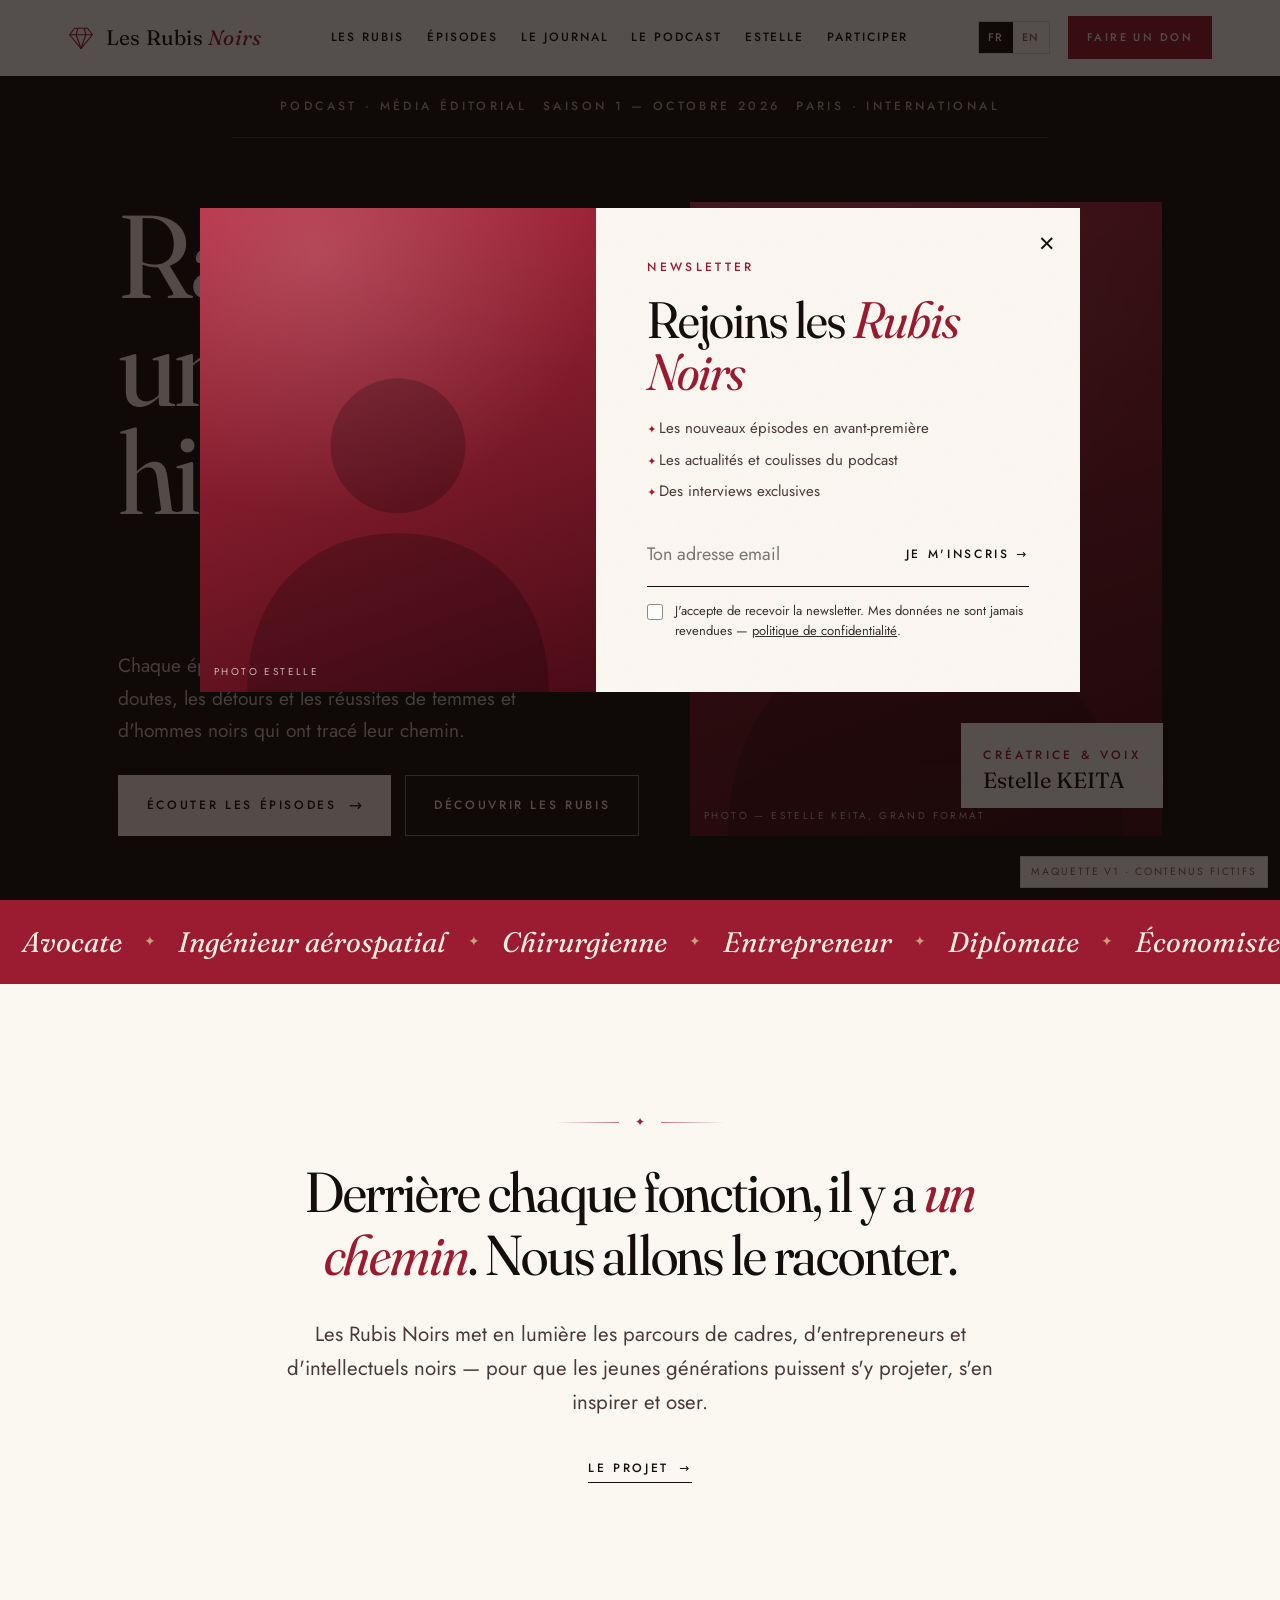
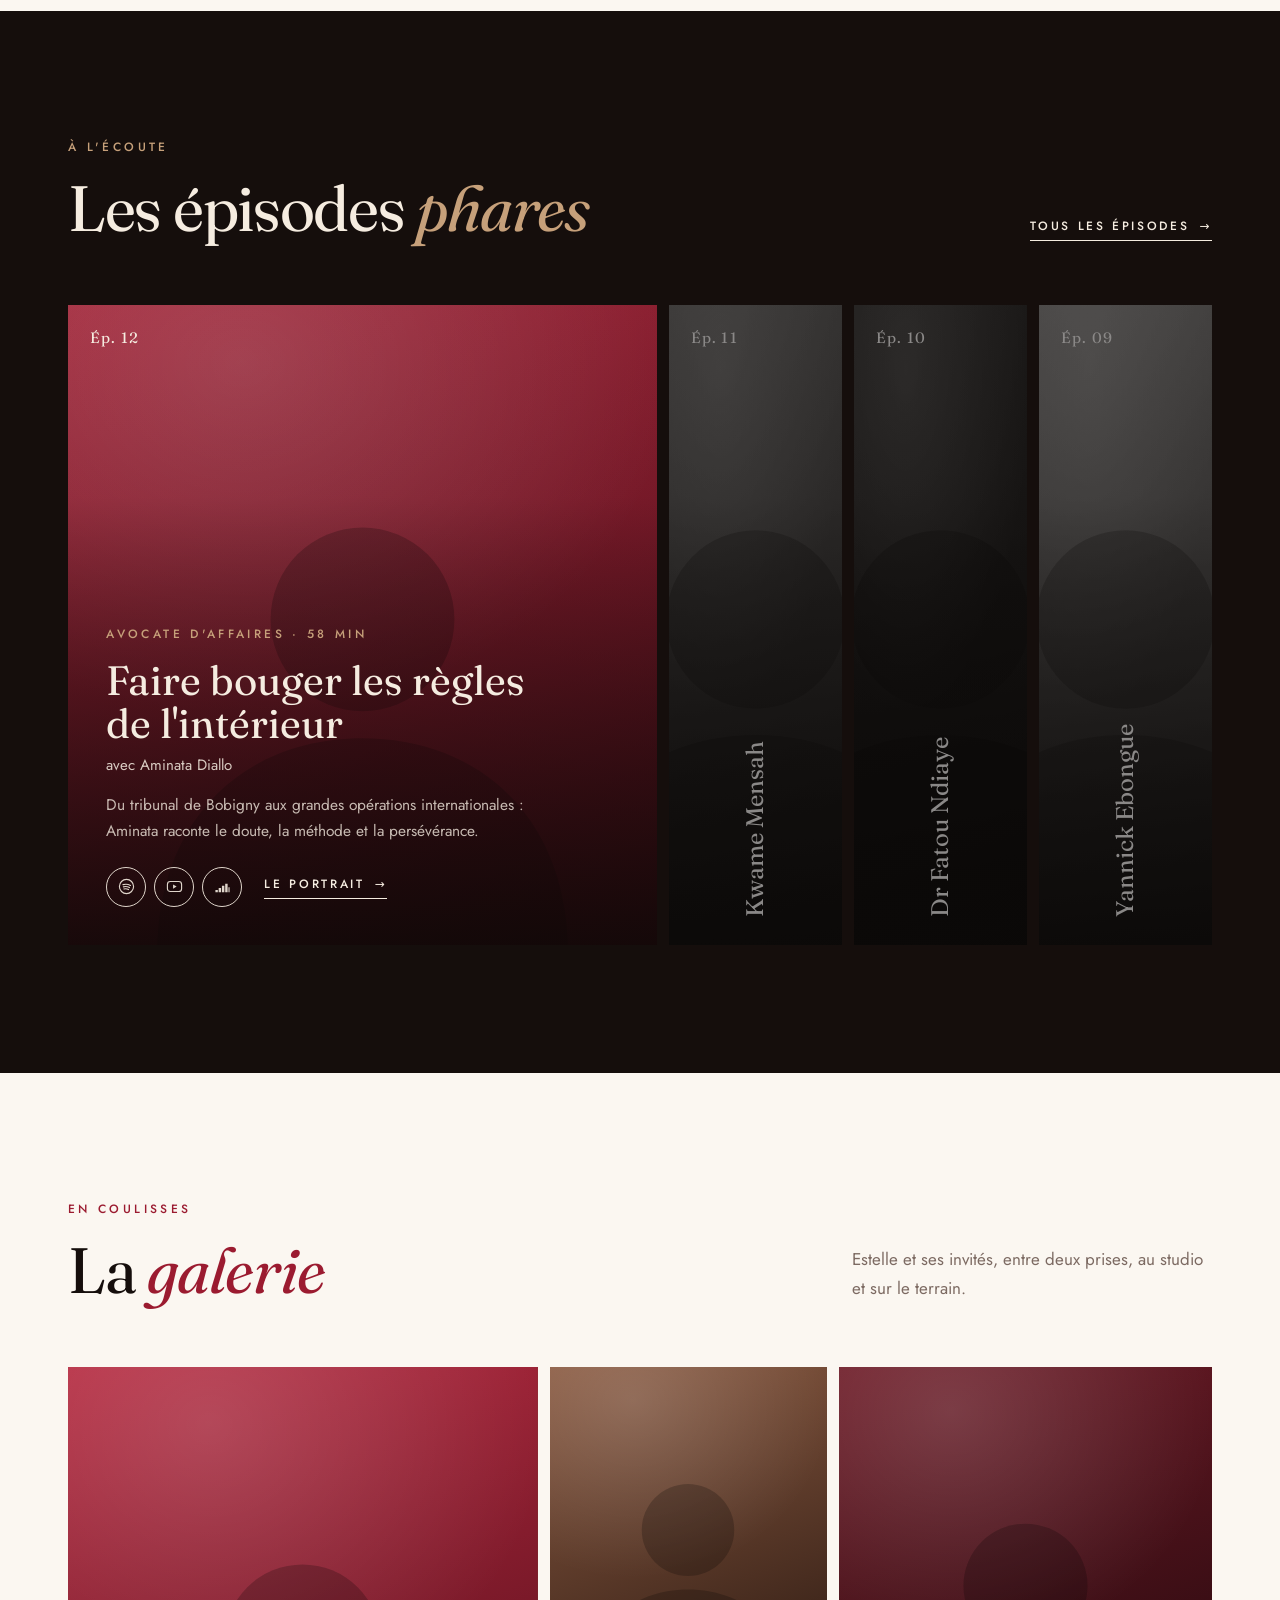
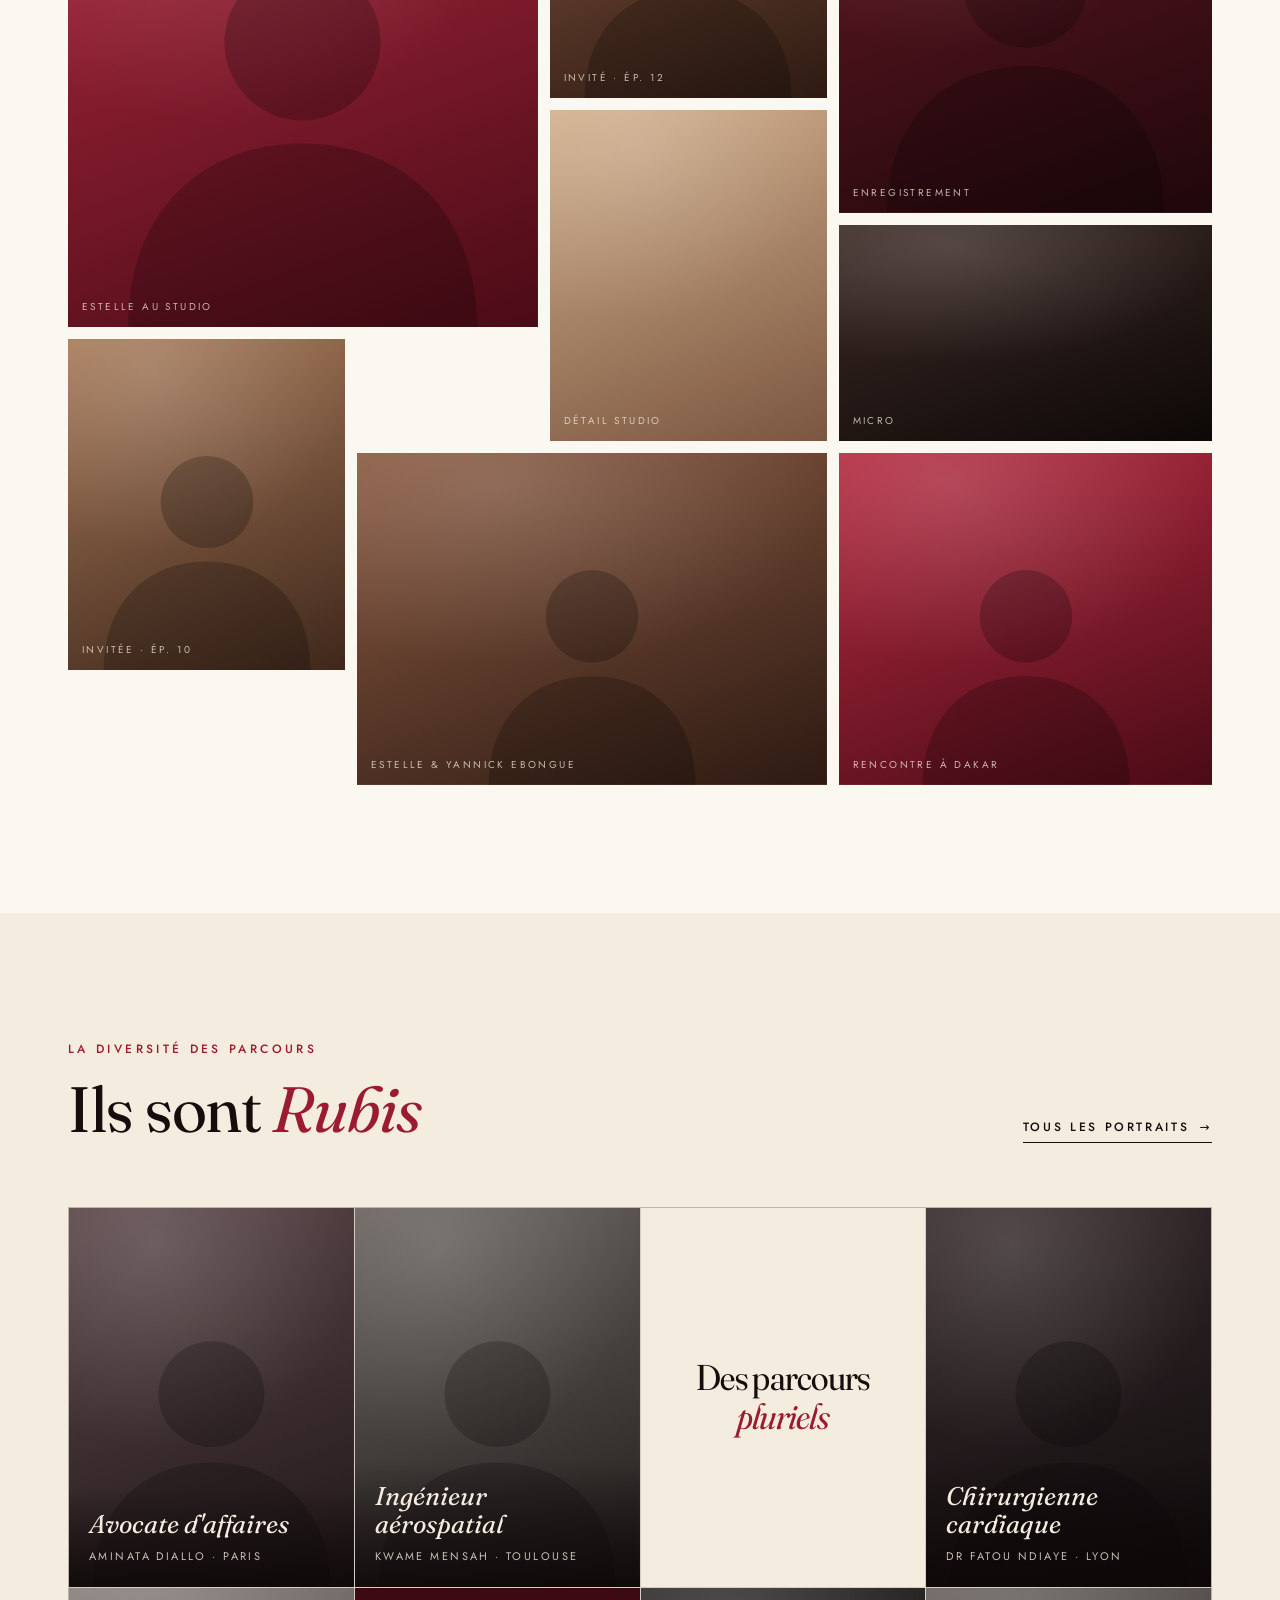
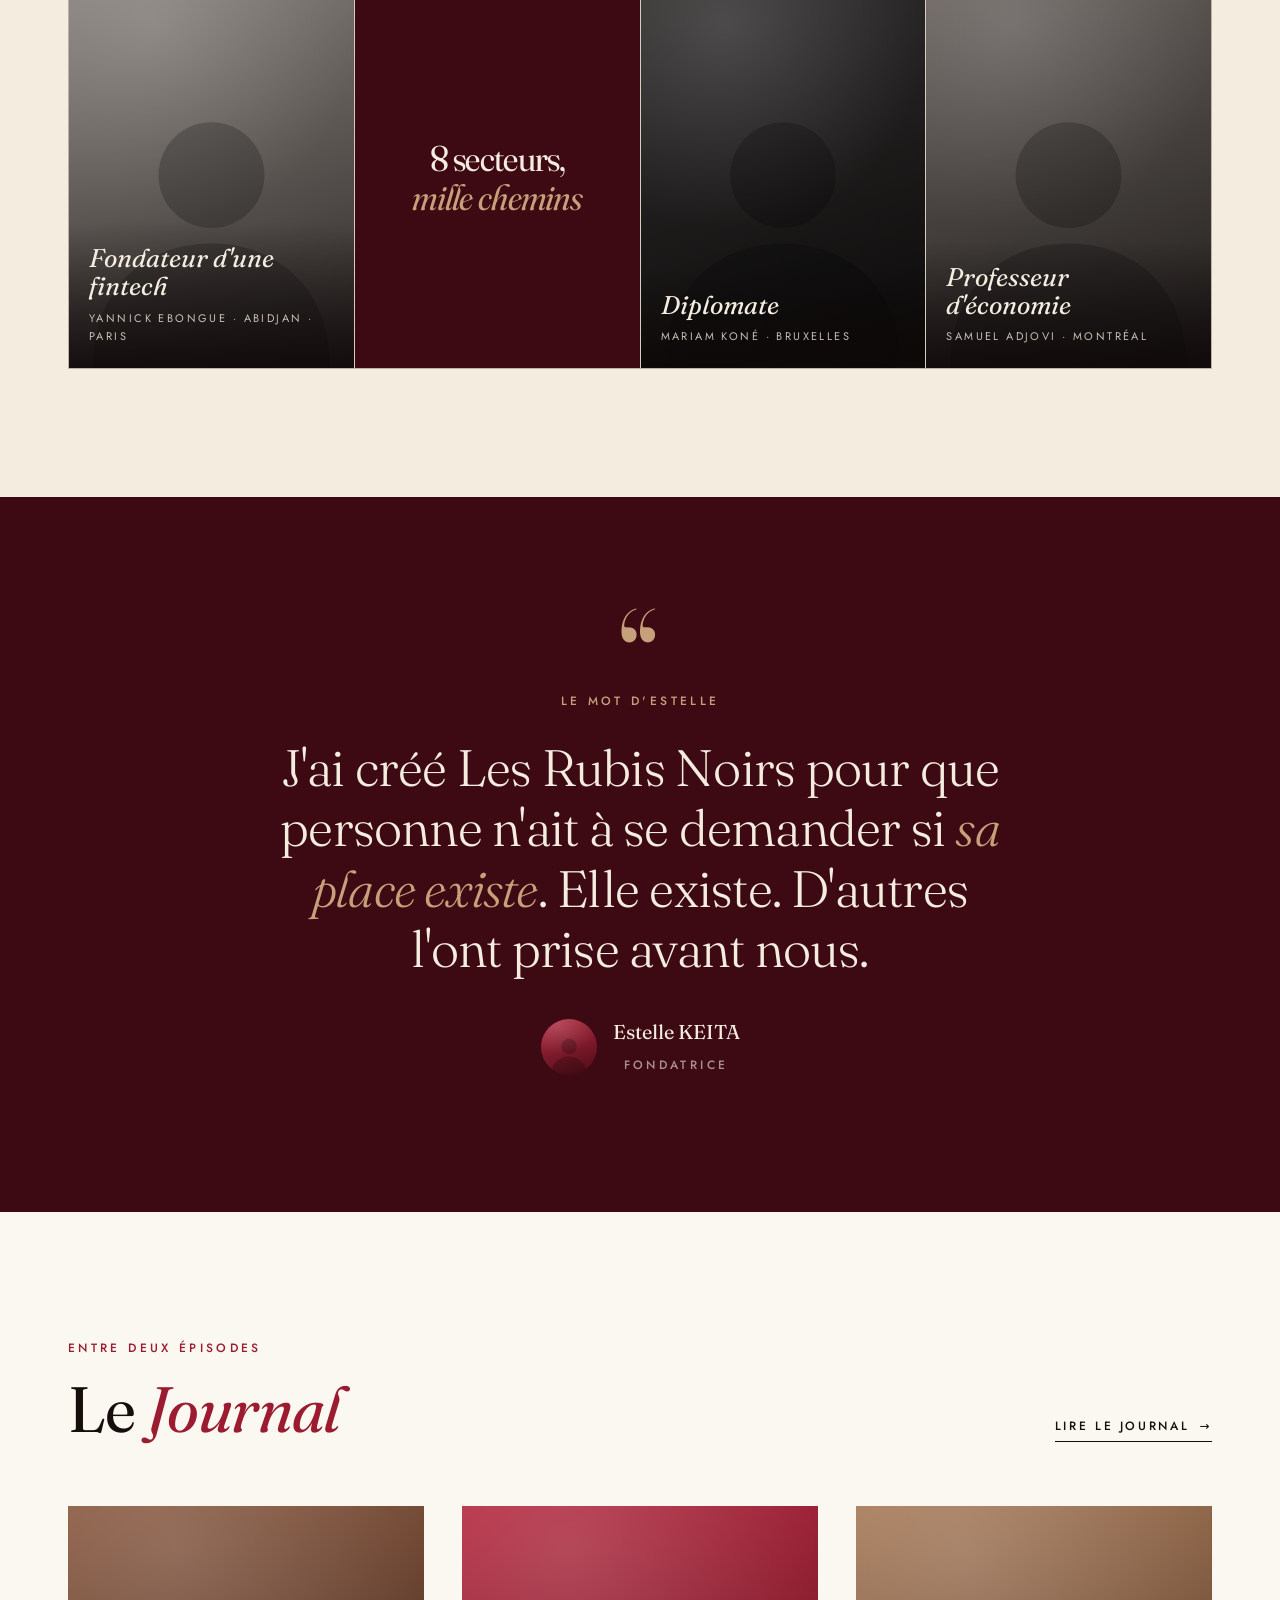
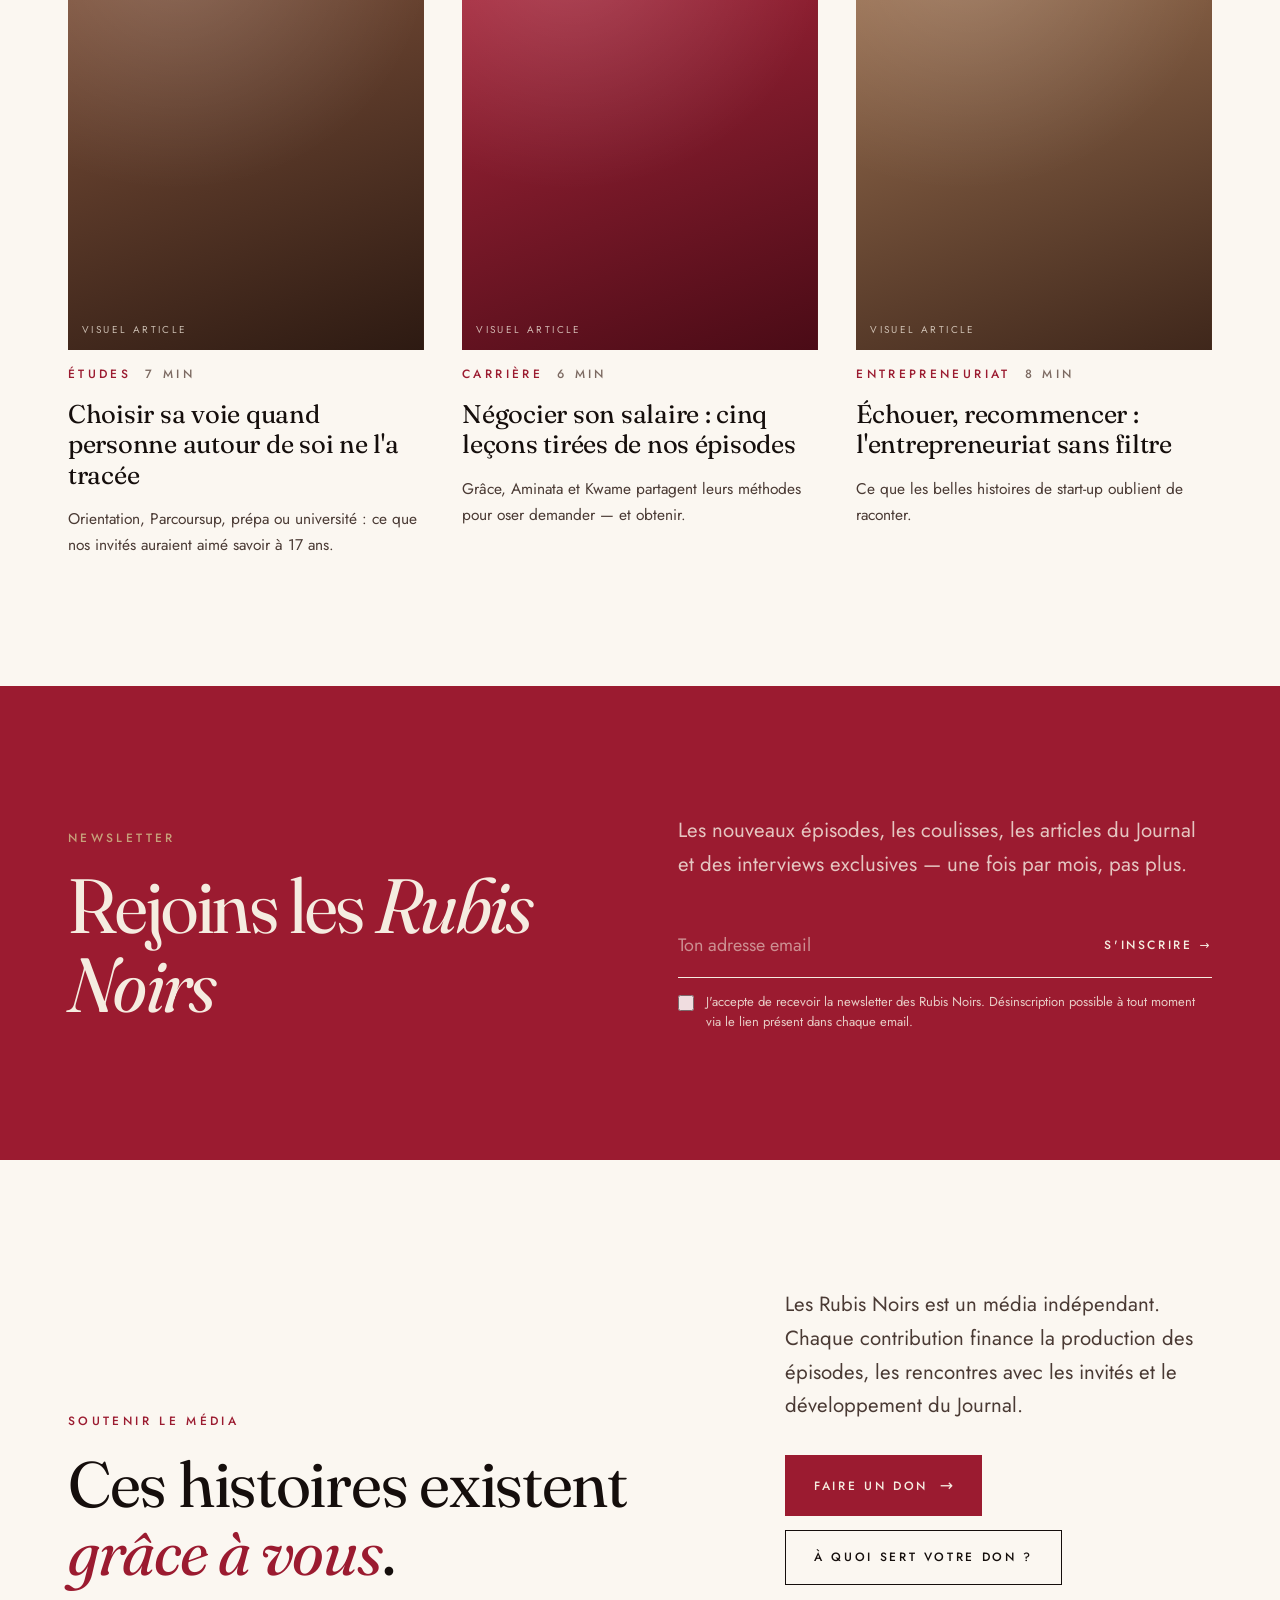
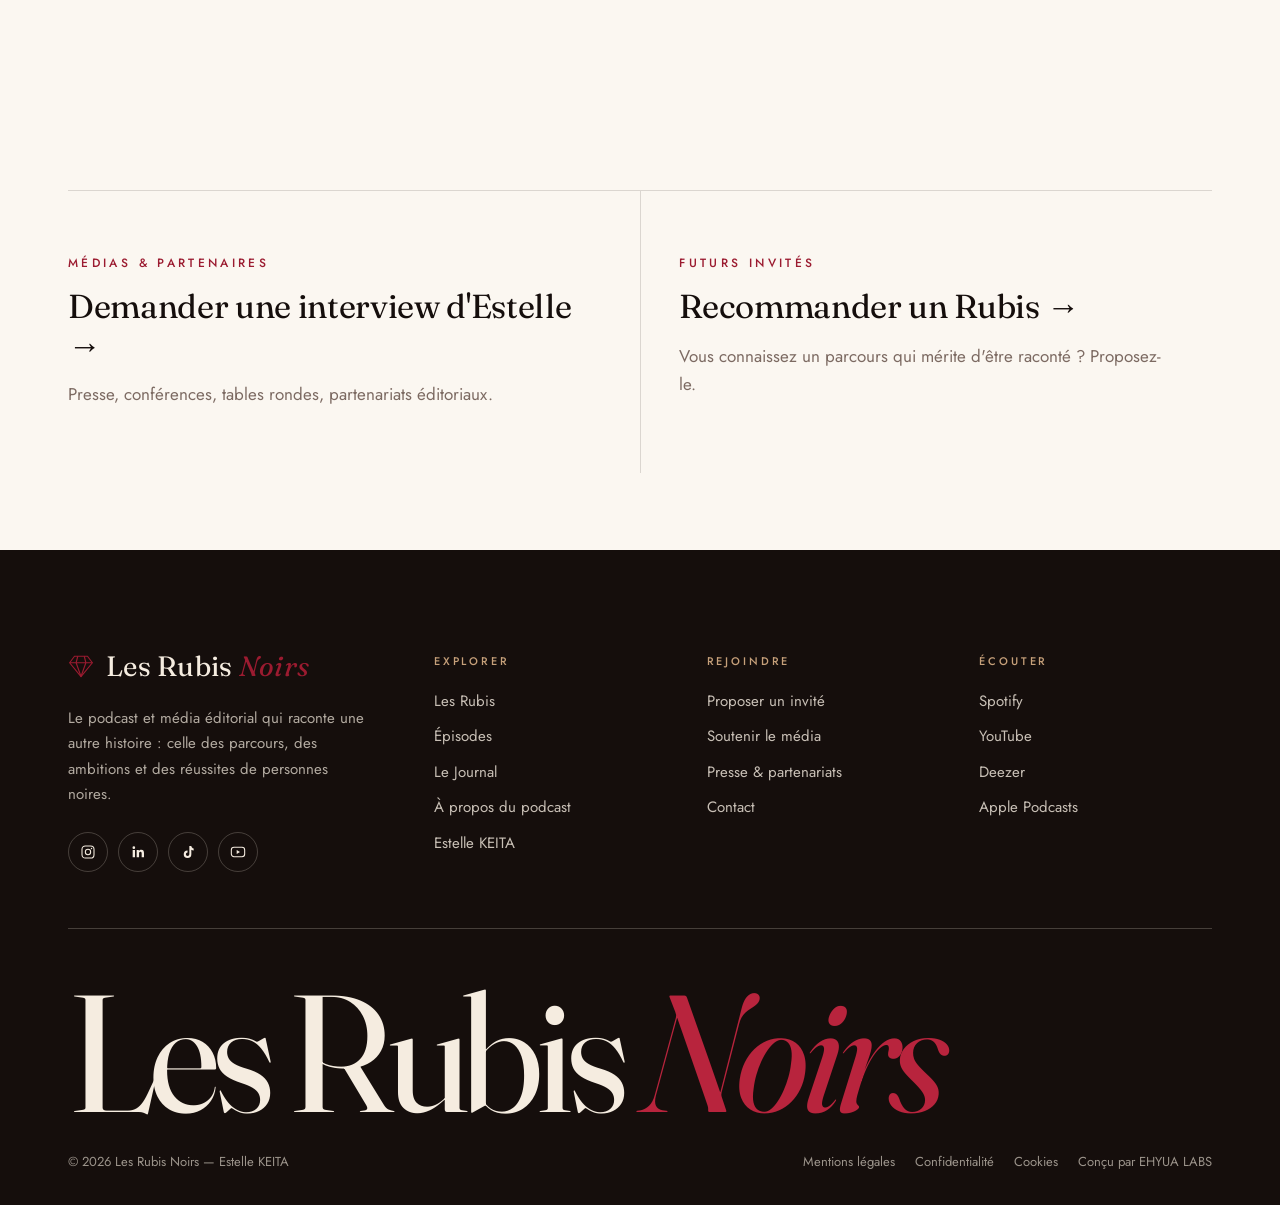
<file: index.html>
<!doctype html>
<html lang="fr">
<head>
  <meta charset="utf-8">
  <meta name="viewport" content="width=device-width, initial-scale=1">
  <title>Les Rubis Noirs — Podcast & média éditorial d'Estelle KEITA</title>
  <meta name="description" content="Les Rubis Noirs raconte les parcours de cadres, entrepreneurs et intellectuels noirs pour inspirer et transmettre. Podcast et média éditorial d'Estelle KEITA.">
  <link rel="alternate" hreflang="fr" href="https://lesrubisnoirs.com/">
  <link rel="alternate" hreflang="en" href="https://lesrubisnoirs.com/en/">
  <meta property="og:title" content="Les Rubis Noirs">
  <meta property="og:description" content="Raconter une autre histoire.">
  <link rel="preconnect" href="https://fonts.googleapis.com">
  <link rel="preconnect" href="https://fonts.gstatic.com" crossorigin>
  <link href="https://fonts.googleapis.com/css2?family=Fraunces:ital,opsz,wght@0,9..144,300;0,9..144,400;1,9..144,300;1,9..144,400&family=Jost:wght@300;400;500;600&display=swap" rel="stylesheet">
  <link rel="stylesheet" href="assets/css/style.css">
  <script type="application/ld+json">
  {"@context":"https://schema.org","@type":"PodcastSeries","name":"Les Rubis Noirs","author":{"@type":"Person","name":"Estelle KEITA"},"inLanguage":"fr","url":"https://lesrubisnoirs.com/"}
  </script>
</head>
<body data-page="home">
  <a class="skip-link" href="#main">Aller au contenu</a>
  <div id="site-header"></div>

  <main id="main">

    <!-- HERO — couverture de magazine -->
    <section class="hero" aria-labelledby="hero-title">
      <div class="wrap hero-top label">
        <span>Podcast · Média éditorial</span>
        <span>Saison 1 — Octobre 2026</span>
        <span>Paris · International</span>
      </div>
      <div class="wrap hero-grid">
        <div class="hero-copy">
          <h1 class="display hero-title" id="hero-title">
            <span class="line"><span>Raconter</span></span>
            <span class="line"><span>une <em>autre</em></span></span>
            <span class="line"><span>histoire.</span></span>
          </h1>
          <div>
            <p class="hero-sub">Chaque épisode, une trajectoire : les études, les doutes, les détours et les réussites de femmes et d'hommes noirs qui ont tracé leur chemin.</p>
            <div class="hero-ctas">
              <a class="btn btn-cream" href="#episodes">Écouter les épisodes <span class="ar" aria-hidden="true">→</span></a>
              <a class="btn btn-line-cream" href="rubis.html">Découvrir les Rubis</a>
            </div>
          </div>
        </div>
        <figure class="hero-photo">
          <div class="ph tone-ruby" role="img" aria-label="Portrait d'Estelle KEITA" data-label="Photo — Estelle KEITA, grand format"></div>
          <div class="issue" aria-hidden="true">N°01<br>✦<br>S.01</div>
          <figcaption><span class="label label-ruby">Créatrice & voix</span><strong>Estelle KEITA</strong></figcaption>
        </figure>
      </div>
    </section>

    <!-- Bandeau métiers -->
    <div class="marquee" aria-hidden="true">
      <div class="marquee-track" id="marquee"></div>
    </div>

    <!-- Manifeste -->
    <section class="section statement">
      <div class="wrap">
        <div class="orn reveal"><span>✦</span></div>
        <p class="display reveal">Derrière chaque fonction, il y a <em>un chemin</em>. Nous allons le raconter.</p>
        <p class="lead reveal">Les Rubis Noirs met en lumière les parcours de cadres, d'entrepreneurs et d'intellectuels noirs — pour que les jeunes générations puissent s'y projeter, s'en inspirer et oser.</p>
        <p class="mt-m reveal"><a class="link-arrow" href="podcast.html">Le projet <span aria-hidden="true">→</span></a></p>
      </div>
    </section>

    <!-- Épisodes phares -->
    <section class="section bg-ink" id="episodes" aria-labelledby="feat-title">
      <div class="wrap">
        <div class="section-head">
          <div>
            <span class="label label-ruby">À l'écoute</span>
            <h2 class="h2" id="feat-title">Les épisodes <em>phares</em></h2>
          </div>
          <a class="link-arrow" href="episodes.html">Tous les épisodes <span aria-hidden="true">→</span></a>
        </div>
        <div class="feat" id="feat" role="tablist" aria-label="Épisodes phares"></div>
      </div>
    </section>

    <!-- Galerie -->
    <section class="section" aria-labelledby="gal-title">
      <div class="wrap">
        <div class="section-head">
          <div>
            <span class="label label-ruby">En coulisses</span>
            <h2 class="h2" id="gal-title">La <em>galerie</em></h2>
          </div>
          <p class="muted" style="max-width:36ch">Estelle et ses invités, entre deux prises, au studio et sur le terrain.</p>
        </div>
        <div class="gallery">
          <figure class="g1 reveal"><div class="ph tone-ruby" data-label="Estelle au studio"></div></figure>
          <figure class="g2 reveal reveal-d1"><div class="ph tone-brown" data-label="Invité · Ép. 12"></div></figure>
          <figure class="g3 reveal reveal-d2"><div class="ph tone-wine" data-label="Enregistrement"></div></figure>
          <figure class="g4 reveal reveal-d1"><div class="ph no-figure tone-sand" data-label="Détail studio"></div></figure>
          <figure class="g5 reveal reveal-d2"><div class="ph no-figure tone-ink" data-label="Micro"></div></figure>
          <figure class="g6 reveal"><div class="ph tone-umber" data-label="Invitée · Ép. 10"></div></figure>
          <figure class="g7 reveal reveal-d1"><div class="ph tone-brown" data-label="Estelle & Yannick Ebongue"></div></figure>
          <figure class="g8 reveal reveal-d2"><div class="ph tone-ruby" data-label="Rencontre à Dakar"></div></figure>
        </div>
      </div>
    </section>

    <!-- Ils sont Rubis -->
    <section class="section bg-cream" aria-labelledby="rubis-title">
      <div class="wrap">
        <div class="section-head">
          <div>
            <span class="label label-ruby">La diversité des parcours</span>
            <h2 class="h2" id="rubis-title">Ils sont <em>Rubis</em></h2>
          </div>
          <a class="link-arrow" href="rubis.html">Tous les portraits <span aria-hidden="true">→</span></a>
        </div>
        <div class="mosaic" id="mosaic"></div>
      </div>
    </section>

    <!-- Mot d'Estelle -->
    <section class="section bg-wine" aria-label="Le mot d'Estelle">
      <div class="wrap quote-block">
        <span class="mark" aria-hidden="true">“</span>
        <span class="label" style="color:var(--sand)">Le mot d'Estelle</span>
        <blockquote class="reveal">J'ai créé Les Rubis Noirs pour que personne n'ait à se demander si <em>sa place existe</em>. Elle existe. D'autres l'ont prise avant nous.</blockquote>
        <div class="quote-sig reveal">
          <div class="ph tone-ruby" aria-hidden="true"></div>
          <div><strong>Estelle KEITA</strong><span class="label" style="color:rgba(245,236,224,.6)">Fondatrice</span></div>
        </div>
      </div>
    </section>

    <!-- Le Journal -->
    <section class="section" aria-labelledby="journal-title">
      <div class="wrap">
        <div class="section-head">
          <div>
            <span class="label label-ruby">Entre deux épisodes</span>
            <h2 class="h2" id="journal-title">Le <em>Journal</em></h2>
          </div>
          <a class="link-arrow" href="journal.html">Lire le Journal <span aria-hidden="true">→</span></a>
        </div>
        <div class="cards-3" id="journal-latest"></div>
      </div>
    </section>

    <!-- Newsletter -->
    <section class="section bg-ruby" id="newsletter" aria-labelledby="nl-title">
      <div class="wrap newsletter">
        <div>
          <span class="label" style="color:var(--sand)">Newsletter</span>
          <h2 class="display mt-s" id="nl-title" style="font-size:clamp(44px,6vw,84px)">Rejoins les <em>Rubis Noirs</em></h2>
        </div>
        <div>
          <p class="lead">Les nouveaux épisodes, les coulisses, les articles du Journal et des interviews exclusives — une fois par mois, pas plus.</p>
          <form class="nl-form mt-m" data-newsletter>
            <div class="nl-row">
              <label class="sr-only" for="nl-email">Adresse email</label>
              <input id="nl-email" type="email" name="email" placeholder="Ton adresse email" autocomplete="email" required>
              <button type="submit">S'inscrire →</button>
            </div>
            <label class="consent"><input type="checkbox" required> <span>J'accepte de recevoir la newsletter des Rubis Noirs. Désinscription possible à tout moment via le lien présent dans chaque email.</span></label>
          </form>
          <p class="form-success" role="status">Merci ✦ Vérifie ta boîte mail pour confirmer ton inscription.</p>
        </div>
      </div>
    </section>

    <!-- Soutenir -->
    <section class="section" aria-labelledby="support-title">
      <div class="wrap support-band">
        <div>
          <span class="label label-ruby">Soutenir le média</span>
          <h2 class="h2 mt-s" id="support-title" style="max-width:18ch">Ces histoires existent <em>grâce à vous</em>.</h2>
        </div>
        <div>
          <p class="lead">Les Rubis Noirs est un média indépendant. Chaque contribution finance la production des épisodes, les rencontres avec les invités et le développement du Journal.</p>
          <div class="mt-m" style="display:flex;gap:14px;flex-wrap:wrap">
            <a class="btn btn-ruby" href="soutenir.html">Faire un don <span class="ar" aria-hidden="true">→</span></a>
            <a class="btn btn-line" href="soutenir.html#usage">À quoi sert votre don ?</a>
          </div>
        </div>
      </div>
    </section>

    <!-- Contact -->
    <section class="section-sm" aria-label="Contact">
      <div class="wrap">
        <div class="duo">
          <a href="contact.html?type=interview">
            <span class="label label-ruby">Médias & partenaires</span>
            <h3 class="h3">Demander une interview d'Estelle →</h3>
            <p class="muted">Presse, conférences, tables rondes, partenariats éditoriaux.</p>
          </a>
          <a href="participer.html">
            <span class="label label-ruby">Futurs invités</span>
            <h3 class="h3">Recommander un Rubis →</h3>
            <p class="muted">Vous connaissez un parcours qui mérite d'être raconté ? Proposez-le.</p>
          </a>
        </div>
      </div>
    </section>
  </main>

  <div id="site-footer"></div>

  <!-- Pop-up newsletter à l'atterrissage -->
  <div class="modal" id="nl-modal" role="dialog" aria-modal="true" aria-labelledby="nl-modal-title" aria-hidden="true">
    <div class="modal-backdrop" data-close-modal></div>
    <div class="modal-box">
      <button class="modal-close" type="button" data-close-modal aria-label="Fermer">×</button>
      <div class="ph tone-ruby" data-label="Photo Estelle"></div>
      <div class="modal-content">
        <span class="label label-ruby">Newsletter</span>
        <h2 class="display" id="nl-modal-title">Rejoins les <em>Rubis Noirs</em></h2>
        <ul>
          <li>Les nouveaux épisodes en avant-première</li>
          <li>Les actualités et coulisses du podcast</li>
          <li>Des interviews exclusives</li>
        </ul>
        <form class="nl-form" data-newsletter>
          <div class="nl-row">
            <label class="sr-only" for="nl-email-pop">Adresse email</label>
            <input id="nl-email-pop" type="email" placeholder="Ton adresse email" autocomplete="email" required>
            <button type="submit">Je m'inscris →</button>
          </div>
          <label class="consent"><input type="checkbox" required> <span>J'accepte de recevoir la newsletter. Mes données ne sont jamais revendues — <a href="#" style="text-decoration:underline">politique de confidentialité</a>.</span></label>
        </form>
        <p class="form-success" role="status">Bienvenue parmi les Rubis ✦<br><span class="muted" style="font-family:var(--body);font-size:15px">Un email de confirmation vient de t'être envoyé.</span></p>
      </div>
    </div>
  </div>

  <script src="assets/js/data.js"></script>
  <script src="assets/js/main.js"></script>
  <script>
    (function () {
      const RN = window.RN;

      // Bandeau des métiers
      const jobs = ["Avocate", "Ingénieur aérospatial", "Chirurgienne", "Entrepreneur", "Diplomate", "Économiste", "Directrice financière", "Architecte", "Chercheuse", "Magistrat", "Product manager", "Pharmacienne"];
      const seq = jobs.map((j) => `<span>${j}</span><span class="sep">✦</span>`).join("");
      document.getElementById("marquee").innerHTML = seq + seq;

      // Épisodes phares : un panneau actif, les autres en retrait
      const featured = RN.guests.slice(0, 4);
      const feat = document.getElementById("feat");
      feat.innerHTML = featured.map((g, i) => `
        <div class="feat-item${i === 0 ? " is-active" : ""}" role="tab" tabindex="0" aria-selected="${i === 0}" data-i="${i}" aria-label="Épisode ${g.episode.n} : ${RN.esc(g.episode.title)}">
          <div class="ph ${g.tone}"></div>
          <span class="feat-num">Ép. ${String(g.episode.n).padStart(2, "0")}</span>
          <span class="feat-vtitle" aria-hidden="true">${RN.esc(g.name)}</span>
          <div class="feat-body">
            <span class="label">${RN.esc(g.role)} · ${g.episode.duration}</span>
            <h3>${RN.esc(g.episode.title)}</h3>
            <div class="guest">avec ${RN.esc(g.name)}</div>
            <p class="summary">${RN.esc(g.episode.summary)}</p>
            <div class="feat-actions">
              ${RN.platformsHTML(g.episode.title)}
              <a class="link-arrow" href="invite.html?id=${g.id}">Le portrait <span aria-hidden="true">→</span></a>
            </div>
          </div>
        </div>`).join("");

      function activate(item) {
        feat.querySelectorAll(".feat-item").forEach((el) => {
          const on = el === item;
          el.classList.toggle("is-active", on);
          el.setAttribute("aria-selected", String(on));
        });
      }
      feat.addEventListener("click", (e) => {
        const item = e.target.closest(".feat-item");
        if (item && !item.classList.contains("is-active")) { e.preventDefault(); activate(item); }
      });
      feat.addEventListener("keydown", (e) => {
        const item = e.target.closest(".feat-item");
        if (!item) return;
        const items = [...feat.children];
        const i = items.indexOf(item);
        if (e.key === "Enter" || e.key === " ") { if (e.target === item) { e.preventDefault(); activate(item); } }
        if (e.key === "ArrowRight" || e.key === "ArrowDown") { e.preventDefault(); const n = items[(i + 1) % items.length]; n.focus(); activate(n); }
        if (e.key === "ArrowLeft" || e.key === "ArrowUp") { e.preventDefault(); const n = items[(i - 1 + items.length) % items.length]; n.focus(); activate(n); }
      });

      // Mosaïque « Ils sont Rubis » : portraits + mots
      const tiles = RN.guests.slice(0, 6).map(RN.mosaicTile);
      tiles.splice(2, 0, `<div class="mosaic-tile is-word reveal"><p class="display">Des parcours <em>pluriels</em></p></div>`);
      tiles.splice(5, 0, `<div class="mosaic-tile is-word dark reveal"><p class="display">8 secteurs,<br><em style="color:var(--sand)">mille chemins</em></p></div>`);
      document.getElementById("mosaic").innerHTML = tiles.join("");

      // Derniers articles du Journal
      document.getElementById("journal-latest").innerHTML = RN.articles.slice(0, 3).map(RN.articleCard).join("");

      RN.observeReveal();
    })();
  </script>
</body>
</html>
</file>
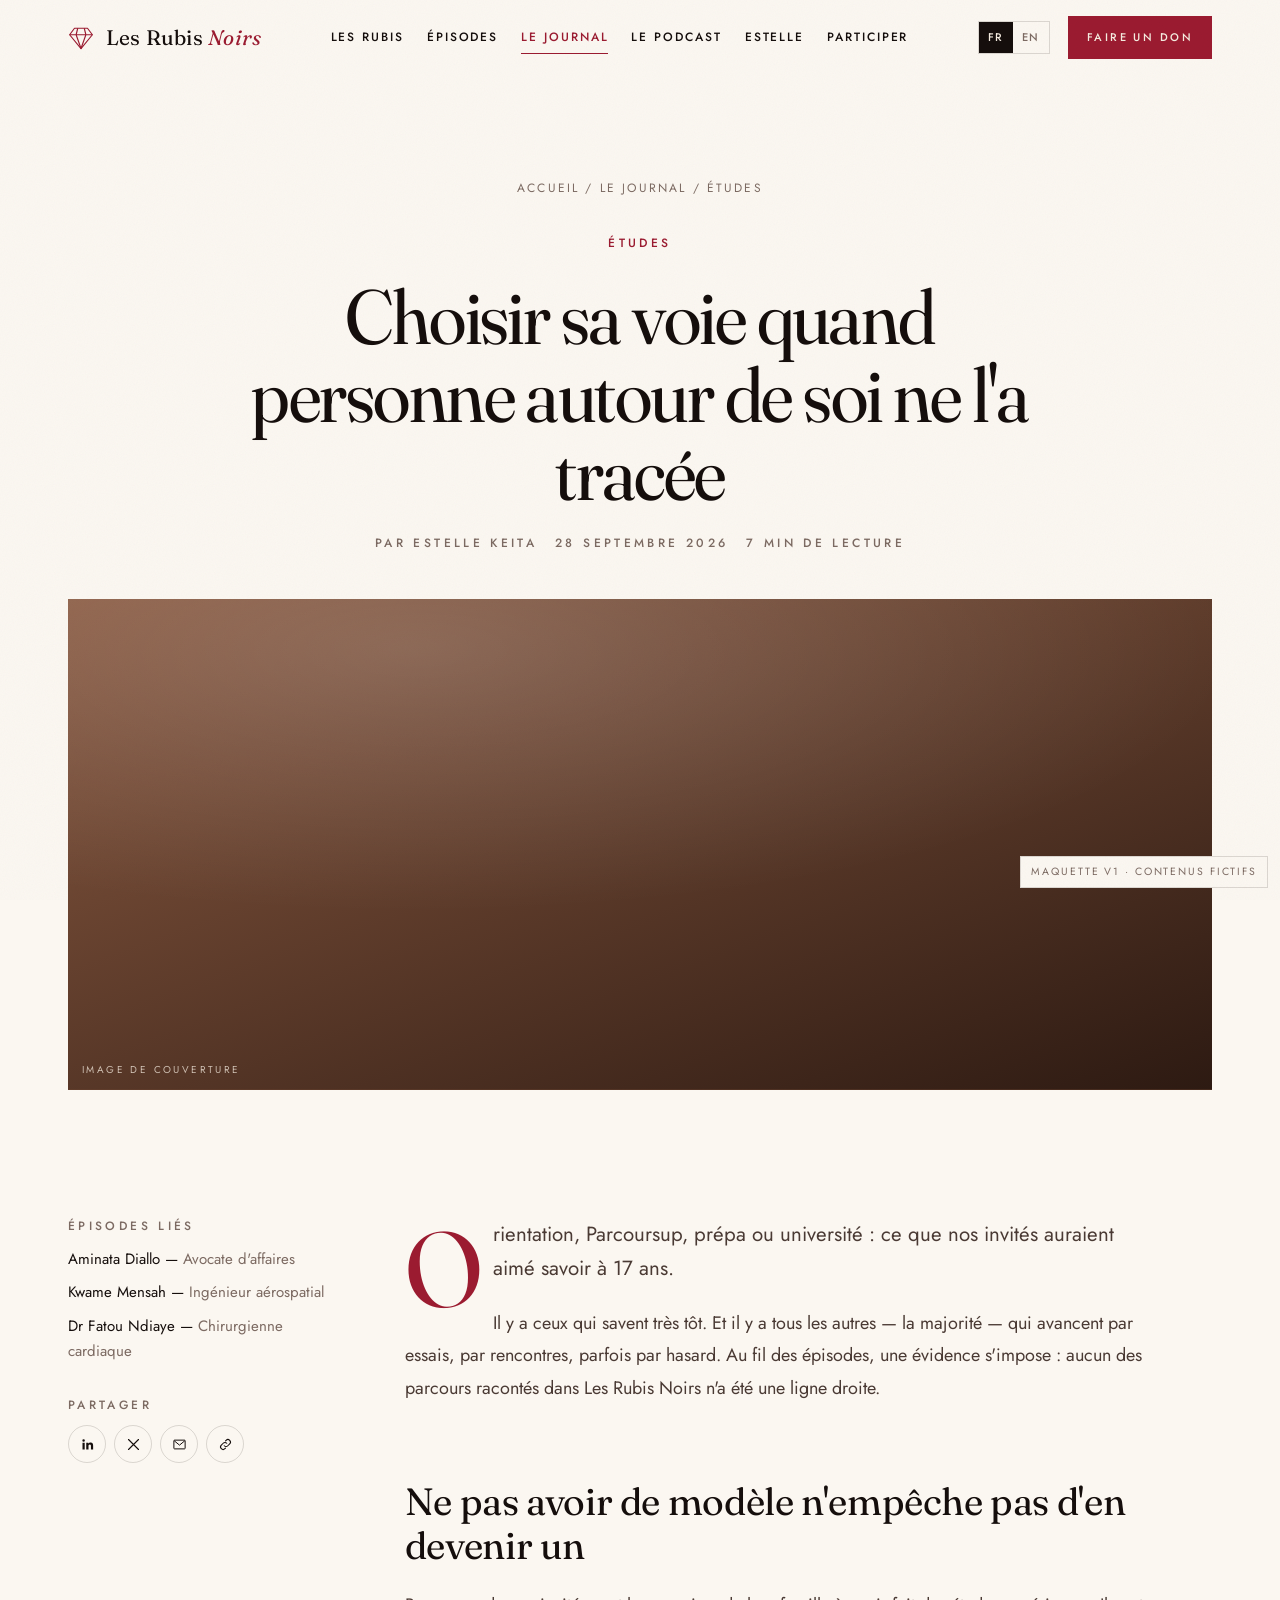
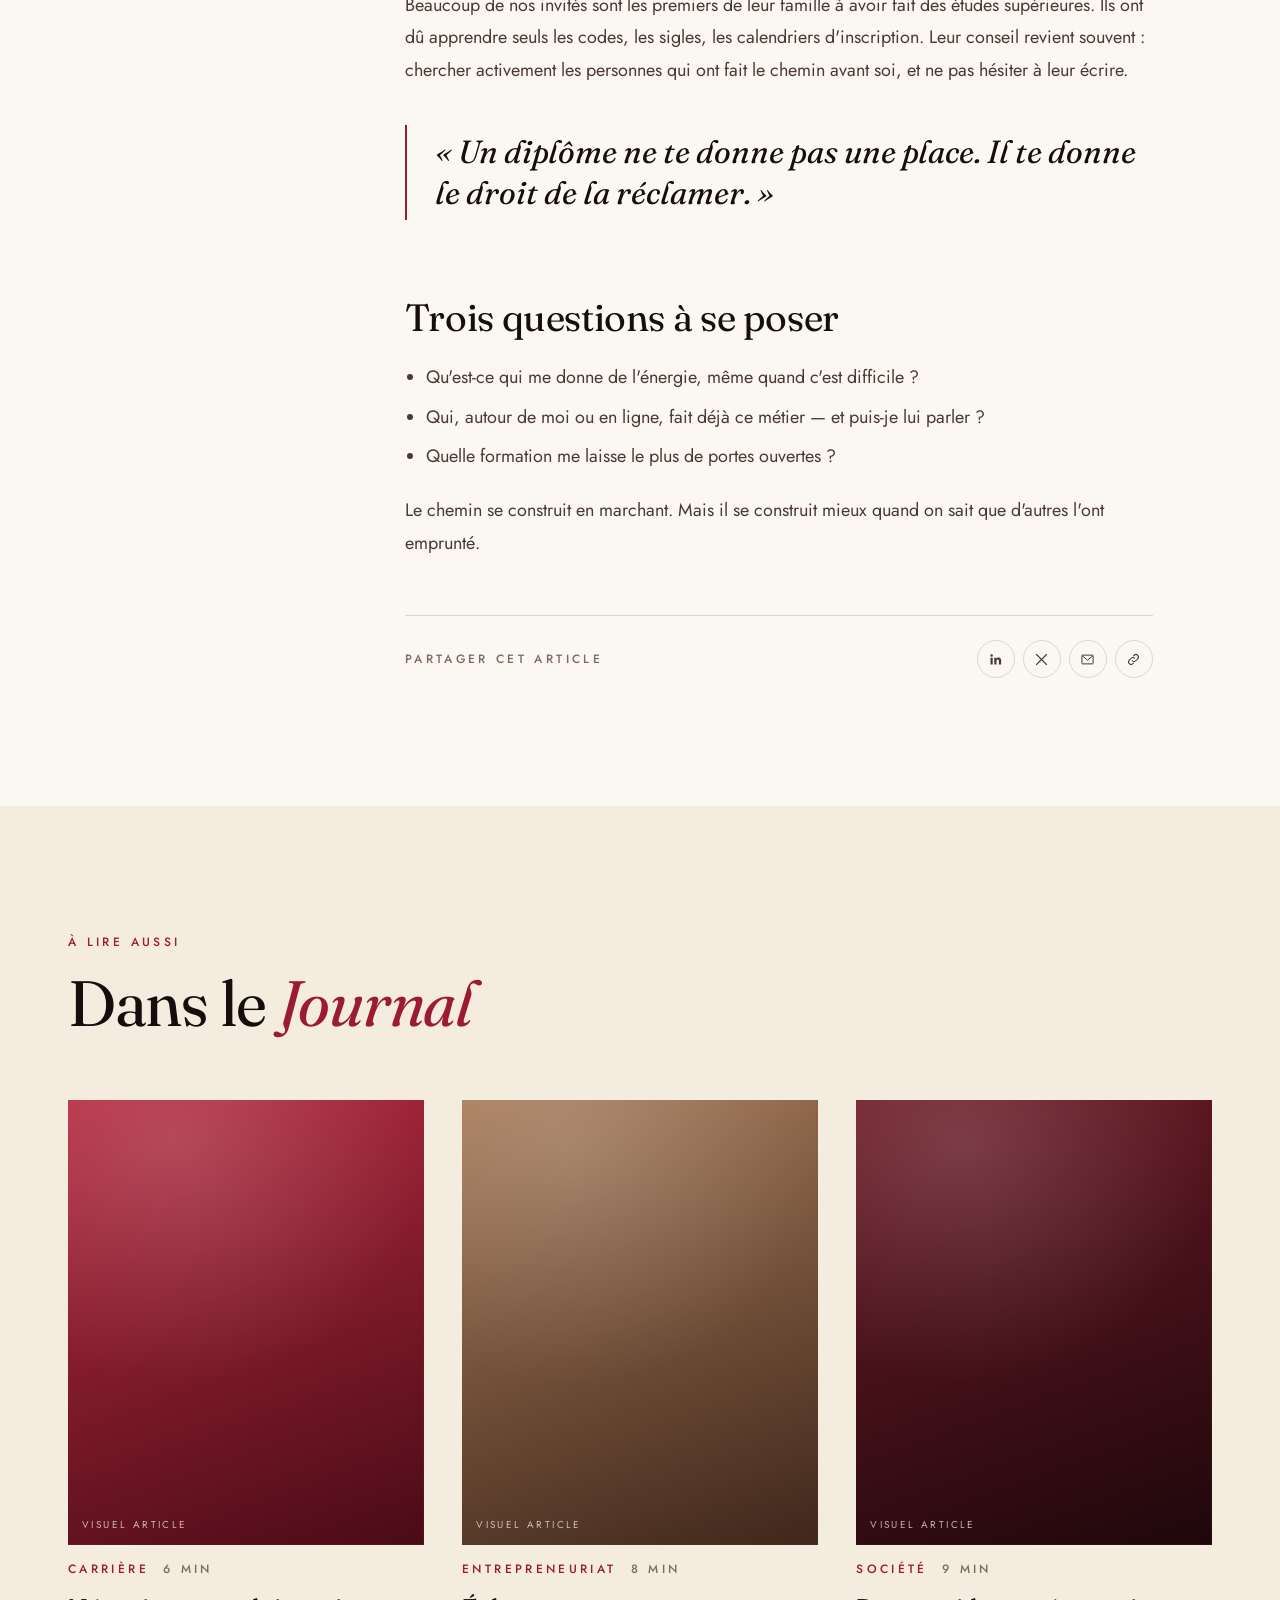
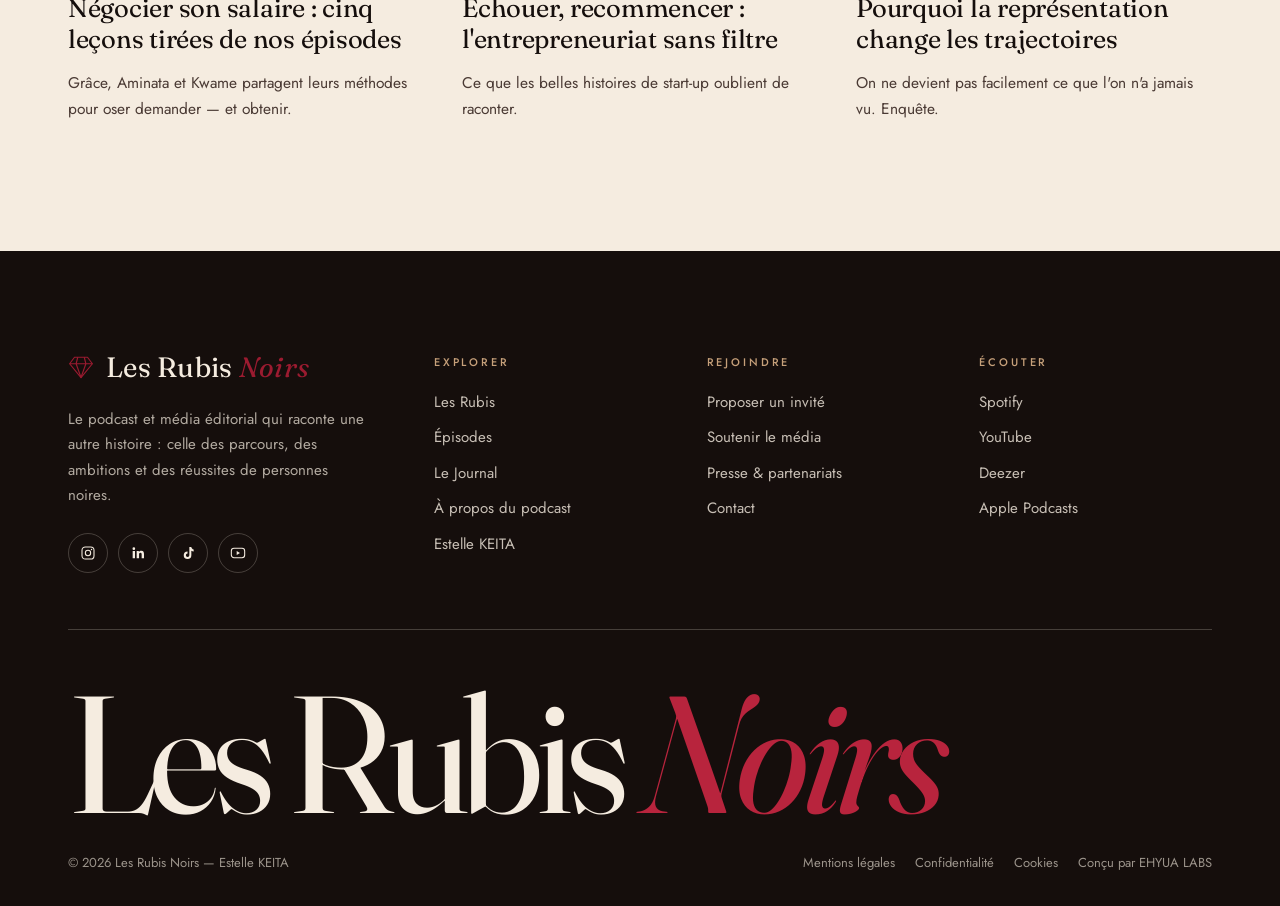
<file: article.html>
<!doctype html>
<html lang="fr">
<head>
  <meta charset="utf-8">
  <meta name="viewport" content="width=device-width, initial-scale=1">
  <title>Article — Le Journal | Les Rubis Noirs</title>
  <meta name="description" content="Un article du Journal des Rubis Noirs.">
  <link rel="preconnect" href="https://fonts.googleapis.com">
  <link rel="preconnect" href="https://fonts.gstatic.com" crossorigin>
  <link href="https://fonts.googleapis.com/css2?family=Fraunces:ital,opsz,wght@0,9..144,300;0,9..144,400;1,9..144,300;1,9..144,400&family=Jost:wght@300;400;500;600&display=swap" rel="stylesheet">
  <link rel="stylesheet" href="assets/css/style.css">
</head>
<body data-page="journal">
  <a class="skip-link" href="#main">Aller au contenu</a>
  <div id="site-header"></div>

  <main id="main">
    <header class="article-hero wrap" id="head"></header>
    <div class="wrap"><div class="ph no-figure article-cover" id="cover" data-label="Image de couverture"></div></div>

    <section class="section">
      <div class="wrap article-layout">
        <aside id="aside"></aside>
        <article class="prose">
          <p class="dropcap lead" id="chapo"></p>
          <p>Il y a ceux qui savent très tôt. Et il y a tous les autres — la majorité — qui avancent par essais, par rencontres, parfois par hasard. Au fil des épisodes, une évidence s'impose : aucun des parcours racontés dans Les Rubis Noirs n'a été une ligne droite.</p>
          <h2>Ne pas avoir de modèle n'empêche pas d'en devenir un</h2>
          <p>Beaucoup de nos invités sont les premiers de leur famille à avoir fait des études supérieures. Ils ont dû apprendre seuls les codes, les sigles, les calendriers d'inscription. Leur conseil revient souvent : chercher activement les personnes qui ont fait le chemin avant soi, et ne pas hésiter à leur écrire.</p>
          <blockquote>« Un diplôme ne te donne pas une place. Il te donne le droit de la réclamer. »</blockquote>
          <h2>Trois questions à se poser</h2>
          <ul>
            <li>Qu'est-ce qui me donne de l'énergie, même quand c'est difficile ?</li>
            <li>Qui, autour de moi ou en ligne, fait déjà ce métier — et puis-je lui parler ?</li>
            <li>Quelle formation me laisse le plus de portes ouvertes ?</li>
          </ul>
          <p>Le chemin se construit en marchant. Mais il se construit mieux quand on sait que d'autres l'ont emprunté.</p>
          <div class="flex-between mt-l" style="border-top:1px solid var(--rule);padding-top:24px">
            <span class="label muted">Partager cet article</span>
            <div id="share-bottom"></div>
          </div>
        </article>
      </div>
    </section>

    <section class="section bg-cream">
      <div class="wrap">
        <div class="section-head"><div><span class="label label-ruby">À lire aussi</span><h2 class="h2">Dans le <em>Journal</em></h2></div></div>
        <div class="cards-3" id="related"></div>
      </div>
    </section>
  </main>

  <div id="site-footer"></div>

  <script src="assets/js/data.js"></script>
  <script src="assets/js/main.js"></script>
  <script>
    (function () {
      const RN = window.RN, esc = RN.esc;
      const a = RN.article(new URLSearchParams(location.search).get("id")) || RN.articles[0];
      document.title = `${a.title} — Le Journal | Les Rubis Noirs`;
      document.querySelector('meta[name="description"]').content = a.excerpt;
      document.getElementById("head").innerHTML = `
        <nav class="breadcrumb" aria-label="Fil d'Ariane"><a href="index.html">Accueil</a> / <a href="journal.html">Le Journal</a> / ${esc(a.category)}</nav>
        <span class="label label-ruby">${esc(a.category)}</span>
        <h1 class="display">${esc(a.title)}</h1>
        <div class="meta label"><span>Par Estelle KEITA</span><span>${RN.formatDate(a.date, RN.lang())}</span><span>${a.read} de lecture</span></div>`;
      document.getElementById("cover").classList.add(a.tone);
      document.getElementById("chapo").textContent = a.excerpt;
      const linked = RN.guests.filter((g) => g.themes.includes(a.category)).slice(0, 3);
      document.getElementById("aside").innerHTML = `
        <div class="aside-block"><span class="label">Épisodes liés</span><ul>${(linked.length ? linked : RN.guests.slice(0, 3)).map((g) => `<li><a href="invite.html?id=${g.id}">${esc(g.name)} — <span class="muted">${esc(g.role)}</span></a></li>`).join("")}</ul></div>
        <div class="aside-block"><span class="label">Partager</span>${RN.shareHTML()}</div>`;
      document.getElementById("share-bottom").innerHTML = RN.shareHTML();
      document.getElementById("related").innerHTML = RN.articles.filter((x) => x.id !== a.id).slice(0, 3).map(RN.articleCard).join("");
      RN.observeReveal();
    })();
  </script>
</body>
</html>
</file>
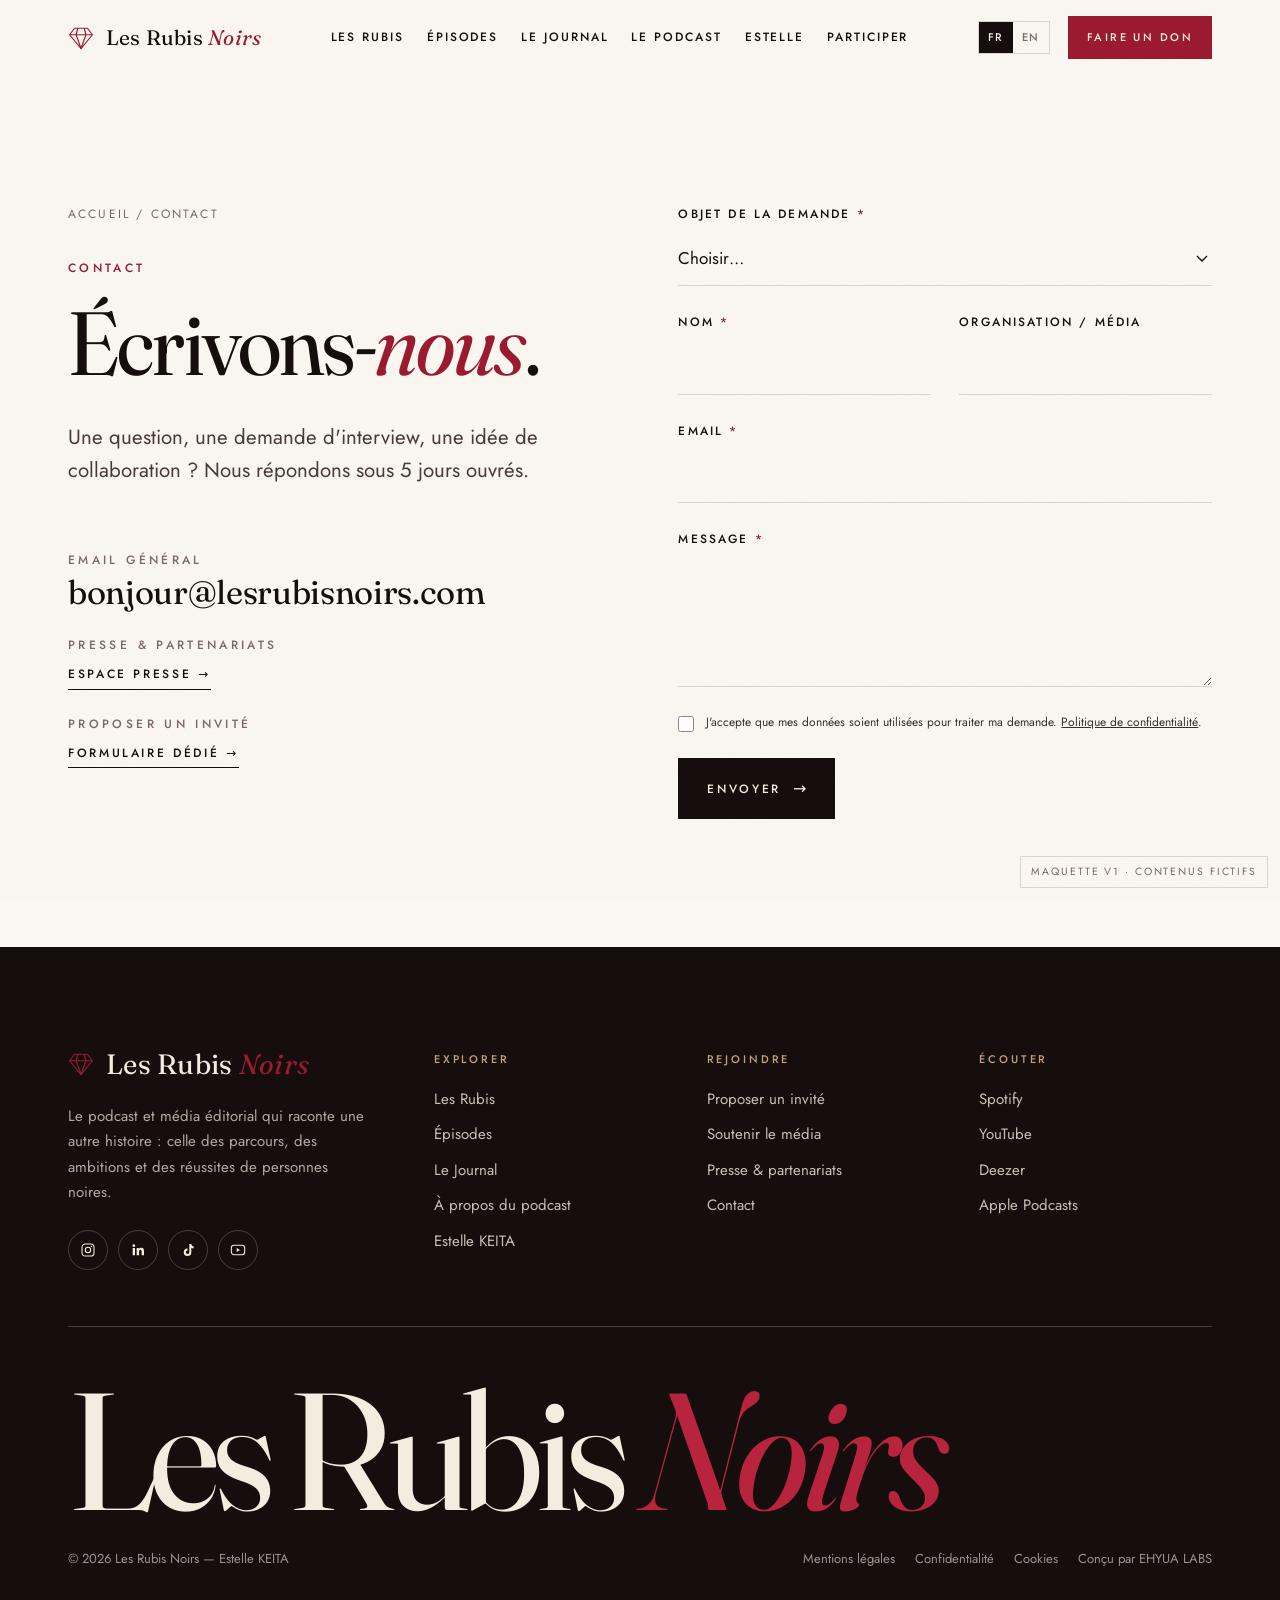
<file: contact.html>
<!doctype html>
<html lang="fr">
<head>
  <meta charset="utf-8">
  <meta name="viewport" content="width=device-width, initial-scale=1">
  <title>Contact — Les Rubis Noirs</title>
  <meta name="description" content="Contactez Les Rubis Noirs : demande générale, interview d'Estelle KEITA, presse ou partenariat.">
  <link rel="preconnect" href="https://fonts.googleapis.com">
  <link rel="preconnect" href="https://fonts.gstatic.com" crossorigin>
  <link href="https://fonts.googleapis.com/css2?family=Fraunces:ital,opsz,wght@0,9..144,300;0,9..144,400;1,9..144,300;1,9..144,400&family=Jost:wght@300;400;500;600&display=swap" rel="stylesheet">
  <link rel="stylesheet" href="assets/css/style.css">
</head>
<body data-page="contact">
  <a class="skip-link" href="#main">Aller au contenu</a>
  <div id="site-header"></div>

  <main id="main">
    <section class="section">
      <div class="wrap split top">
        <div>
          <nav class="breadcrumb" aria-label="Fil d'Ariane"><a href="index.html">Accueil</a> / Contact</nav>
          <span class="label label-ruby">Contact</span>
          <h1 class="display mt-s" style="font-size:clamp(46px,7vw,100px)">Écrivons-<em>nous</em>.</h1>
          <p class="lead mt-m">Une question, une demande d'interview, une idée de collaboration ? Nous répondons sous 5 jours ouvrés.</p>
          <div class="stack mt-l">
            <div><span class="label muted">Email général</span><p class="h3">bonjour@lesrubisnoirs.com</p></div>
            <div><span class="label muted">Presse & partenariats</span><p><a class="link-arrow" href="presse.html">Espace presse →</a></p></div>
            <div><span class="label muted">Proposer un invité</span><p><a class="link-arrow" href="participer.html">Formulaire dédié →</a></p></div>
          </div>
        </div>
        <div>
          <form class="form" data-validate data-done="done">
            <div class="field full">
              <label for="type">Objet de la demande <span class="req">*</span></label>
              <select id="type" required>
                <option value="">Choisir…</option>
                <option value="general">Demande générale</option>
                <option value="interview">Demande d'interview d'Estelle</option>
                <option value="presse">Presse</option>
                <option value="partenariat">Partenariat / collaboration</option>
              </select>
              <span class="err">Merci de choisir un objet.</span>
            </div>
            <div class="field">
              <label for="cname">Nom <span class="req">*</span></label>
              <input id="cname" type="text" required autocomplete="name">
              <span class="err">Ce champ est requis.</span>
            </div>
            <div class="field">
              <label for="org">Organisation / média</label>
              <input id="org" type="text" autocomplete="organization">
            </div>
            <div class="field full">
              <label for="cemail">Email <span class="req">*</span></label>
              <input id="cemail" type="email" required autocomplete="email">
              <span class="err">Merci d'indiquer une adresse email valide.</span>
            </div>
            <div class="field full">
              <label for="msg">Message <span class="req">*</span></label>
              <textarea id="msg" required></textarea>
              <span class="err">Ce champ est requis.</span>
            </div>
            <div class="hp" aria-hidden="true"><label>Ne pas remplir <input type="text" tabindex="-1" autocomplete="off"></label></div>
            <div class="field full">
              <label class="consent" style="text-transform:none;letter-spacing:0;font-weight:400"><input type="checkbox" required> <span>J'accepte que mes données soient utilisées pour traiter ma demande. <a href="#" style="text-decoration:underline">Politique de confidentialité</a>.</span></label>
              <span class="err">Votre consentement est nécessaire.</span>
            </div>
            <div class="full"><button class="btn btn-ink" type="submit">Envoyer <span class="ar" aria-hidden="true">→</span></button></div>
          </form>
          <div class="form-done" id="done" role="status">
            <div class="orn"><span>✦</span></div>
            <p class="display">Message <em>envoyé</em>.</p>
            <p class="muted">Merci ! Nous revenons vers vous très vite.</p>
          </div>
        </div>
      </div>
    </section>
  </main>

  <div id="site-footer"></div>
  <script src="assets/js/data.js"></script>
  <script src="assets/js/main.js"></script>
  <script>
    // Préselection de l'objet via ?type=interview
    const t = new URLSearchParams(location.search).get("type");
    if (t) { const s = document.getElementById("type"); if ([...s.options].some((o) => o.value === t)) s.value = t; }
  </script>
</body>
</html>
</file>
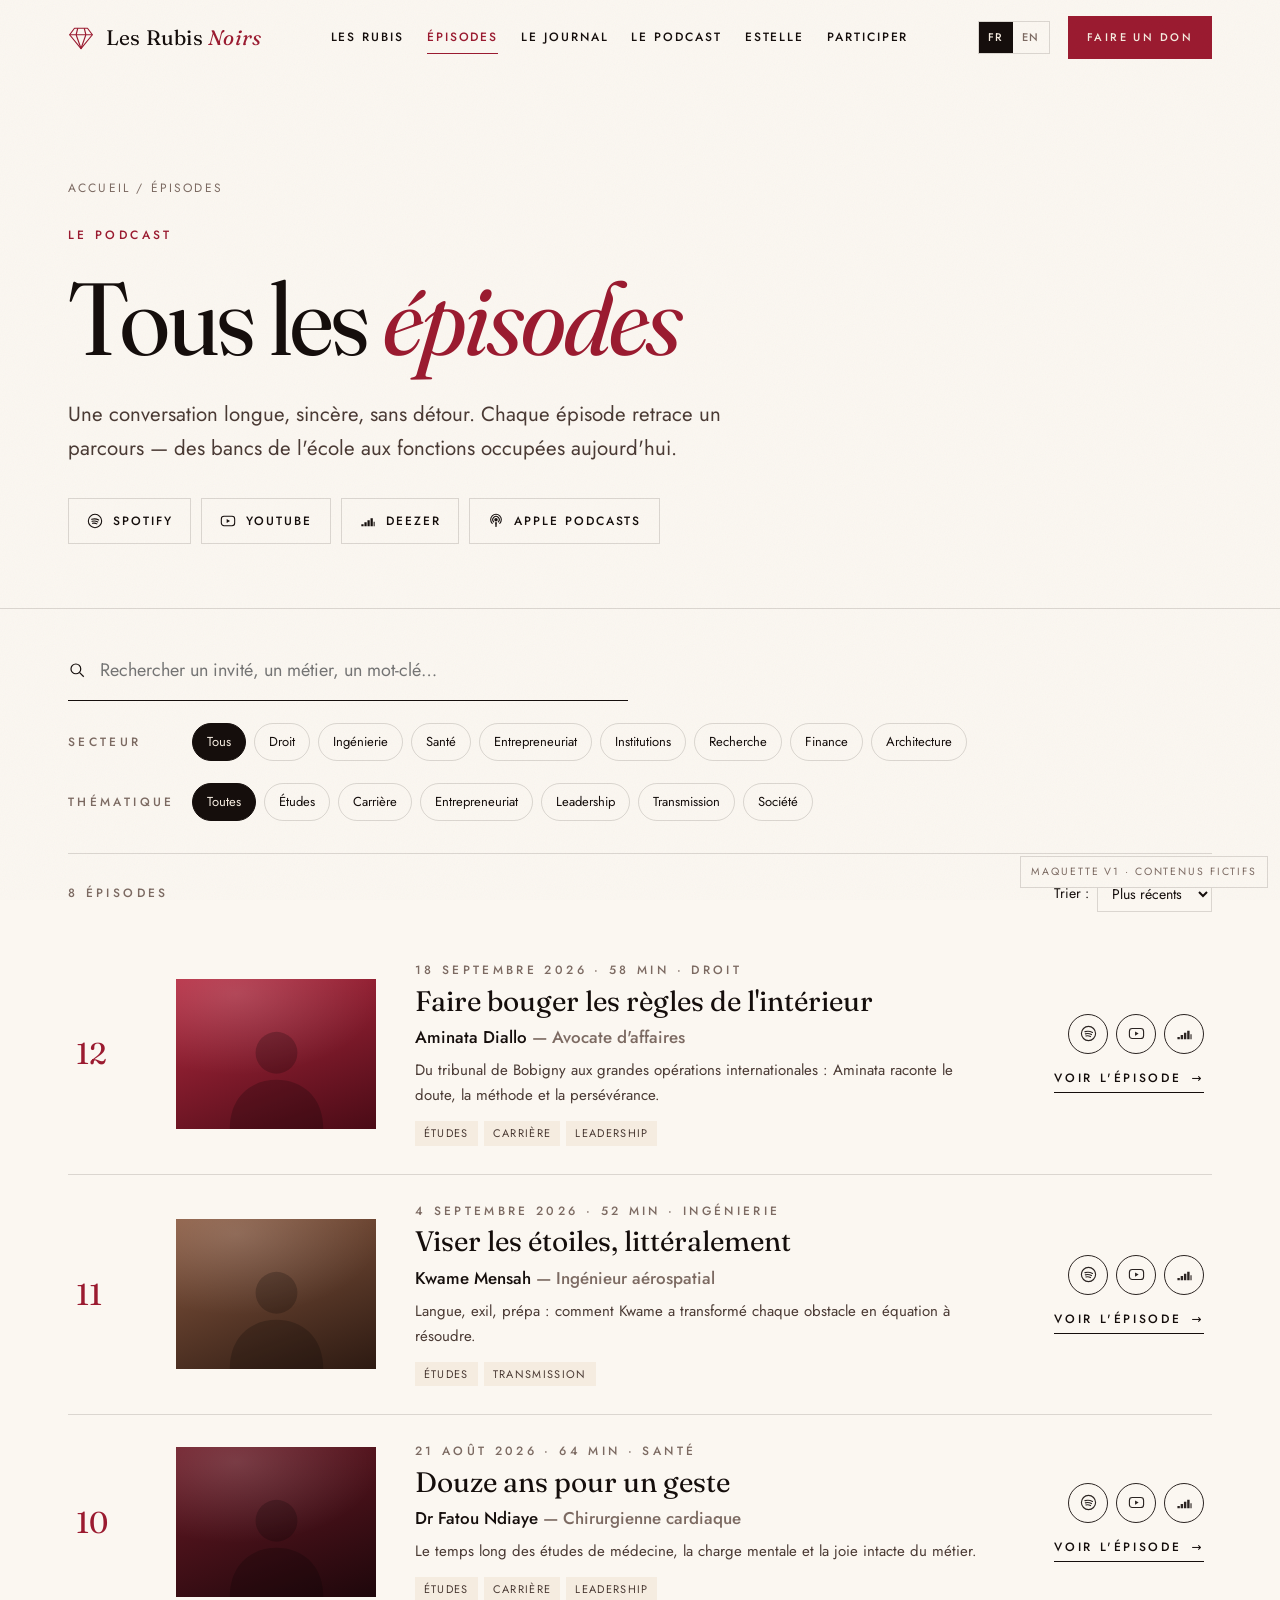
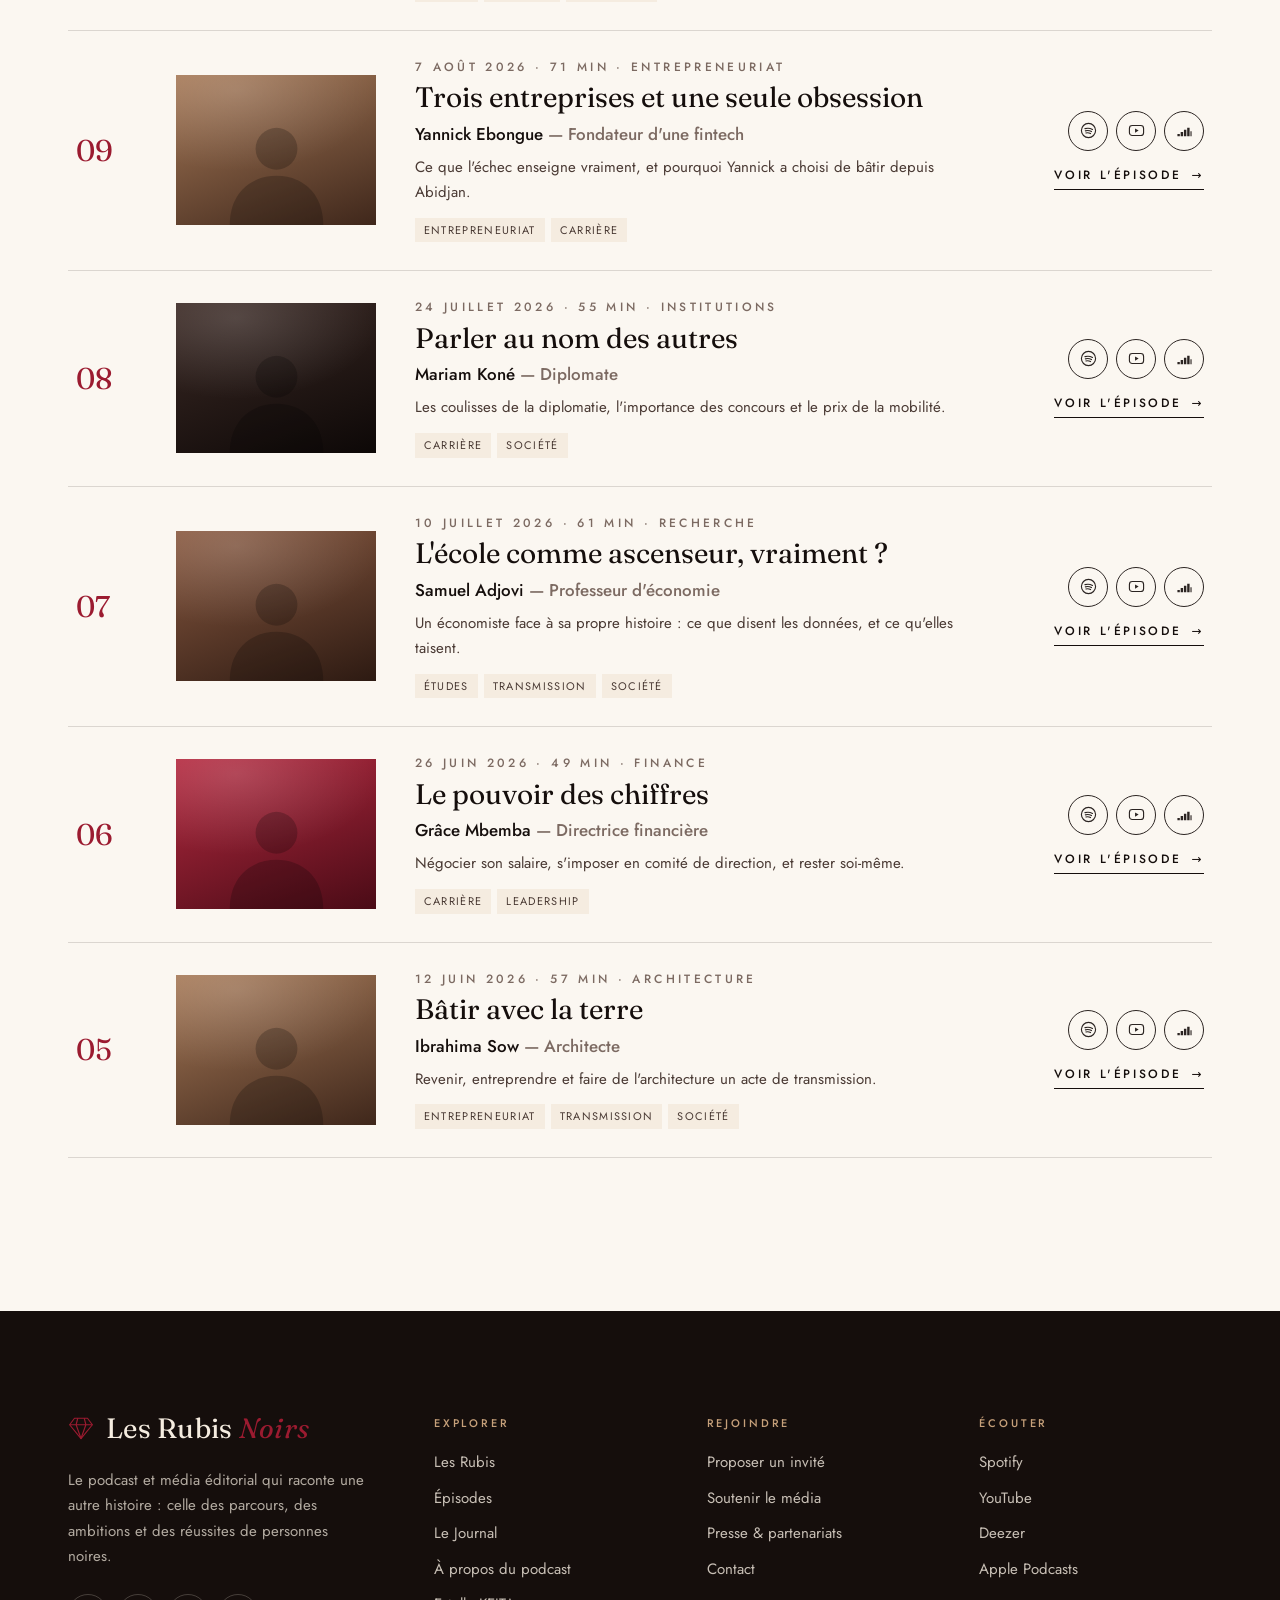
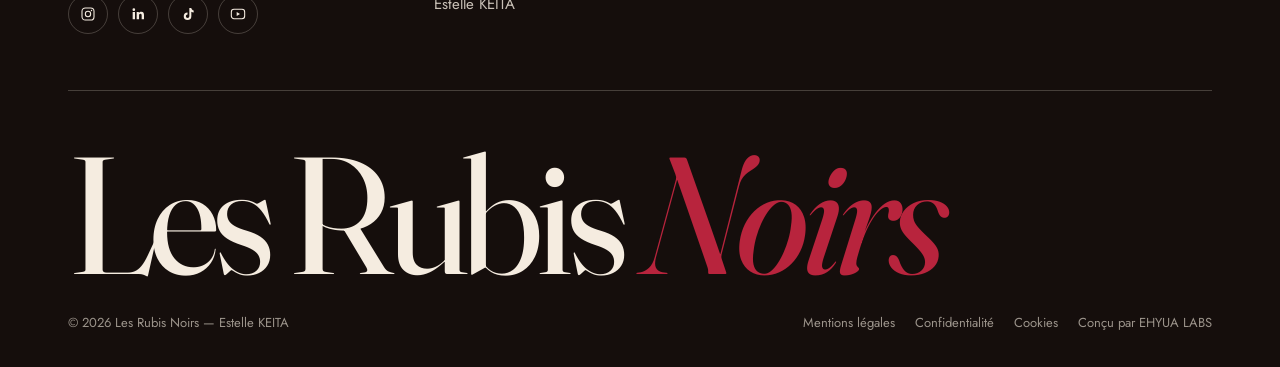
<file: episodes.html>
<!doctype html>
<html lang="fr">
<head>
  <meta charset="utf-8">
  <meta name="viewport" content="width=device-width, initial-scale=1">
  <title>Épisodes — Les Rubis Noirs</title>
  <meta name="description" content="Tous les épisodes du podcast Les Rubis Noirs : recherchez par invité, métier ou thématique et écoutez sur Spotify, YouTube ou Deezer.">
  <link rel="preconnect" href="https://fonts.googleapis.com">
  <link rel="preconnect" href="https://fonts.gstatic.com" crossorigin>
  <link href="https://fonts.googleapis.com/css2?family=Fraunces:ital,opsz,wght@0,9..144,300;0,9..144,400;1,9..144,300;1,9..144,400&family=Jost:wght@300;400;500;600&display=swap" rel="stylesheet">
  <link rel="stylesheet" href="assets/css/style.css">
</head>
<body data-page="episodes">
  <a class="skip-link" href="#main">Aller au contenu</a>
  <div id="site-header"></div>

  <main id="main">
    <header class="page-hero">
      <div class="wrap">
        <nav class="breadcrumb" aria-label="Fil d'Ariane"><a href="index.html">Accueil</a> / Épisodes</nav>
        <span class="label label-ruby">Le podcast</span>
        <h1 class="display">Tous les <em>épisodes</em></h1>
        <p class="lead">Une conversation longue, sincère, sans détour. Chaque épisode retrace un parcours — des bancs de l'école aux fonctions occupées aujourd'hui.</p>
        <div class="mt-m" style="display:flex;gap:10px;flex-wrap:wrap">
          <a class="platform-pill" href="#"><span data-icon="spotify"></span> Spotify</a>
          <a class="platform-pill" href="#"><span data-icon="youtube"></span> YouTube</a>
          <a class="platform-pill" href="#"><span data-icon="deezer"></span> Deezer</a>
          <a class="platform-pill" href="#"><span data-icon="apple"></span> Apple Podcasts</a>
        </div>
      </div>
    </header>

    <section class="wrap">
      <div class="toolbar">
        <label class="search">
          <span class="sr-only">Rechercher un épisode</span>
          <span data-icon="search"></span>
          <input type="search" id="q" placeholder="Rechercher un invité, un métier, un mot-clé…" autocomplete="off">
        </label>
        <div class="filter-group">
          <span class="label">Secteur</span>
          <div class="chips" id="f-sector" role="group" aria-label="Filtrer par secteur"></div>
        </div>
        <div class="filter-group">
          <span class="label">Thématique</span>
          <div class="chips" id="f-theme" role="group" aria-label="Filtrer par thématique"></div>
        </div>
      </div>

      <div class="results-bar">
        <p id="count" class="label muted" aria-live="polite"></p>
        <label class="sort">Trier :
          <select id="sort">
            <option value="desc">Plus récents</option>
            <option value="asc">Plus anciens</option>
          </select>
        </label>
      </div>

      <div class="ep-list" id="list"></div>
      <div class="empty" id="empty">
        <p class="h3">Aucun épisode ne correspond.</p>
        <button class="btn btn-line mt-m" type="button" id="reset">Réinitialiser les filtres</button>
      </div>
    </section>

    <section class="section-sm"></section>
  </main>

  <div id="site-footer"></div>

  <script src="assets/js/data.js"></script>
  <script src="assets/js/main.js"></script>
  <script>
    (function () {
      const RN = window.RN;
      const state = { q: "", sector: null, theme: null, sort: "desc" };
      const params = new URLSearchParams(location.search);
      if (params.get("theme")) state.theme = params.get("theme");
      if (params.get("secteur")) state.sector = params.get("secteur");

      const chip = (v, active) => `<button type="button" class="chip" data-v="${v}" aria-pressed="${active}">${v}</button>`;
      function renderChips() {
        document.getElementById("f-sector").innerHTML = chip("Tous", !state.sector) + RN.sectors.map((s) => chip(s, state.sector === s)).join("");
        document.getElementById("f-theme").innerHTML = chip("Toutes", !state.theme) + RN.themes.map((t) => chip(t, state.theme === t)).join("");
      }

      const norm = (s) => s.toLowerCase().normalize("NFD").replace(/[̀-ͯ]/g, "");

      function render() {
        const q = norm(state.q.trim());
        let items = RN.guests.filter((g) => {
          if (state.sector && g.sector !== state.sector) return false;
          if (state.theme && !g.themes.includes(state.theme)) return false;
          if (!q) return true;
          const hay = norm([g.name, g.role, g.sector, g.city, g.episode.title, g.episode.summary, g.themes.join(" ")].join(" "));
          return q.split(/\s+/).every((w) => hay.includes(w));
        });
        items.sort((a, b) => (state.sort === "desc" ? b.episode.n - a.episode.n : a.episode.n - b.episode.n));
        document.getElementById("list").innerHTML = items.map(RN.episodeRow).join("");
        document.getElementById("count").textContent = `${items.length} épisode${items.length > 1 ? "s" : ""}`;
        document.getElementById("empty").classList.toggle("show", items.length === 0);
        RN.observeReveal(document.getElementById("list"));
      }

      document.getElementById("f-sector").addEventListener("click", (e) => {
        const b = e.target.closest(".chip"); if (!b) return;
        state.sector = b.dataset.v === "Tous" ? null : b.dataset.v; renderChips(); render();
      });
      document.getElementById("f-theme").addEventListener("click", (e) => {
        const b = e.target.closest(".chip"); if (!b) return;
        state.theme = b.dataset.v === "Toutes" ? null : b.dataset.v; renderChips(); render();
      });
      let t;
      document.getElementById("q").addEventListener("input", (e) => { clearTimeout(t); t = setTimeout(() => { state.q = e.target.value; render(); }, 120); });
      document.getElementById("sort").addEventListener("change", (e) => { state.sort = e.target.value; render(); });
      document.getElementById("reset").addEventListener("click", () => {
        Object.assign(state, { q: "", sector: null, theme: null }); document.getElementById("q").value = ""; renderChips(); render();
      });

      renderChips();
      render();
    })();
  </script>
</body>
</html>
</file>
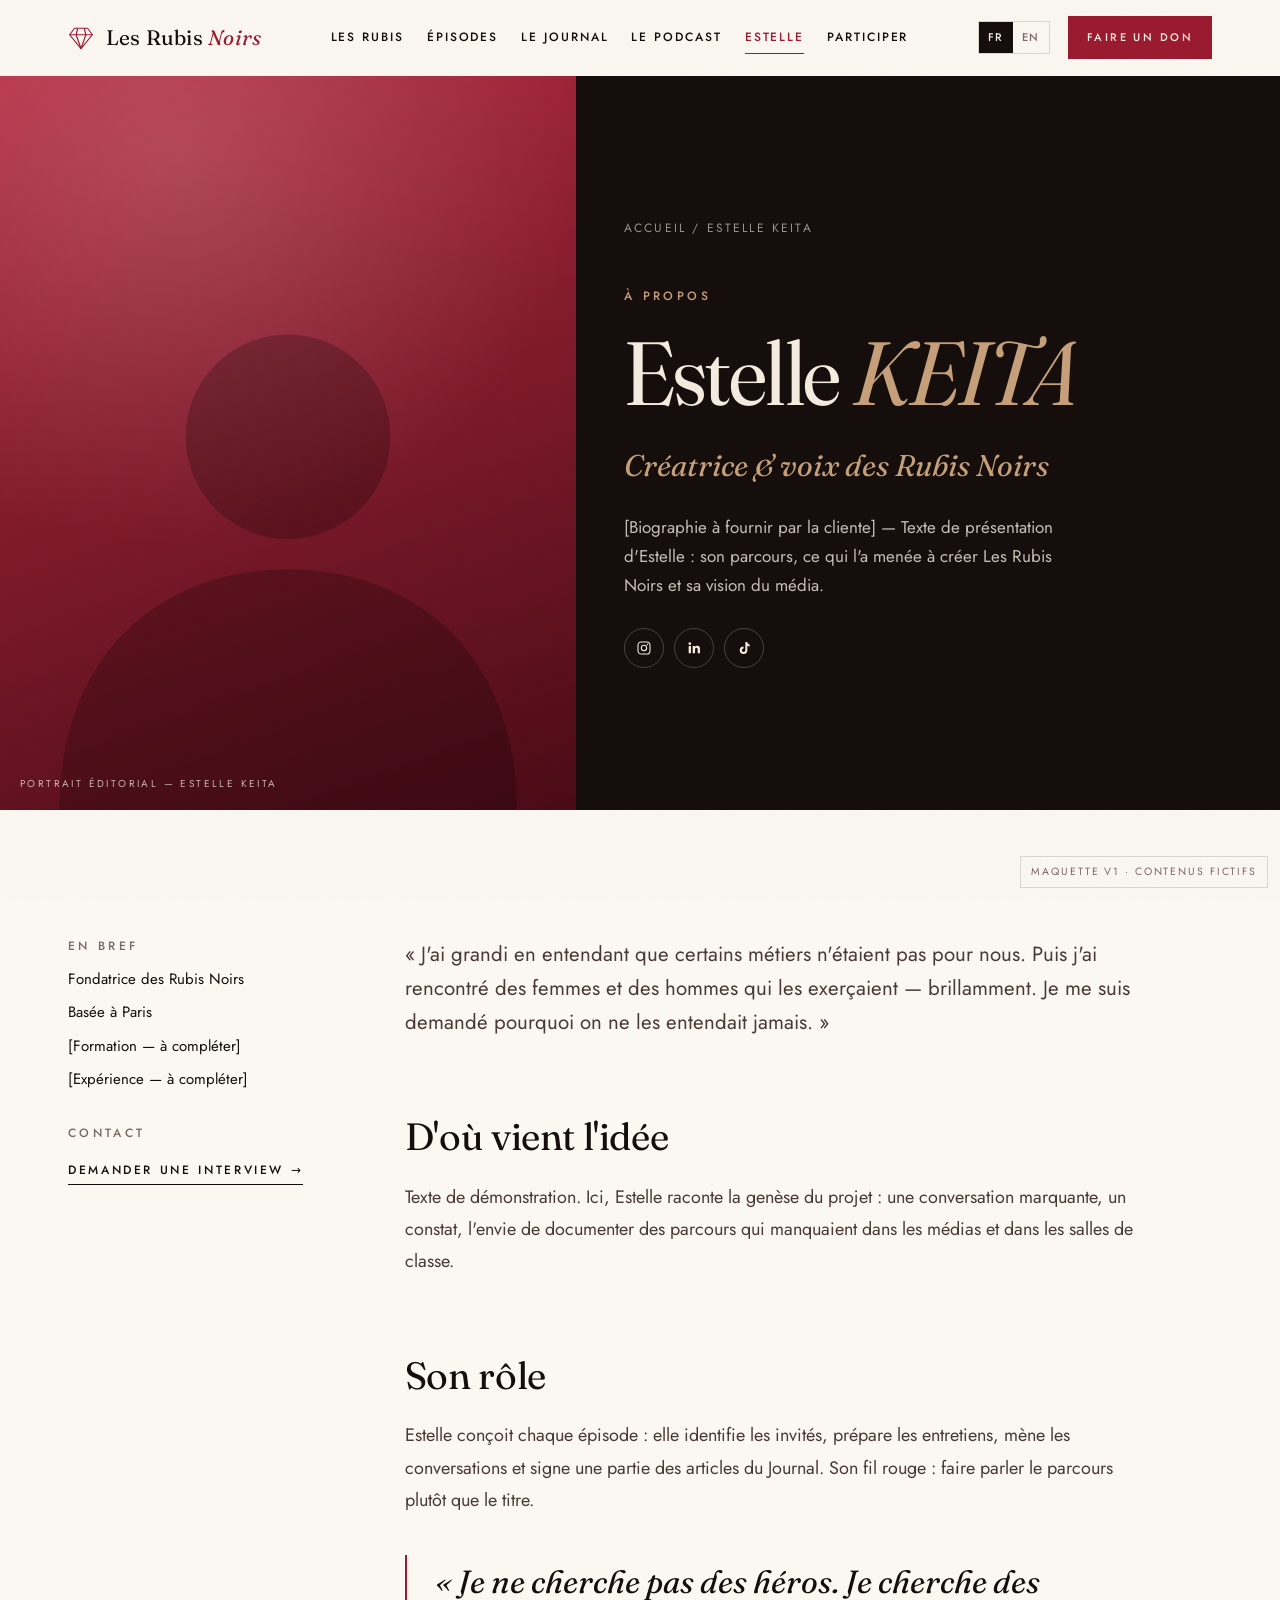
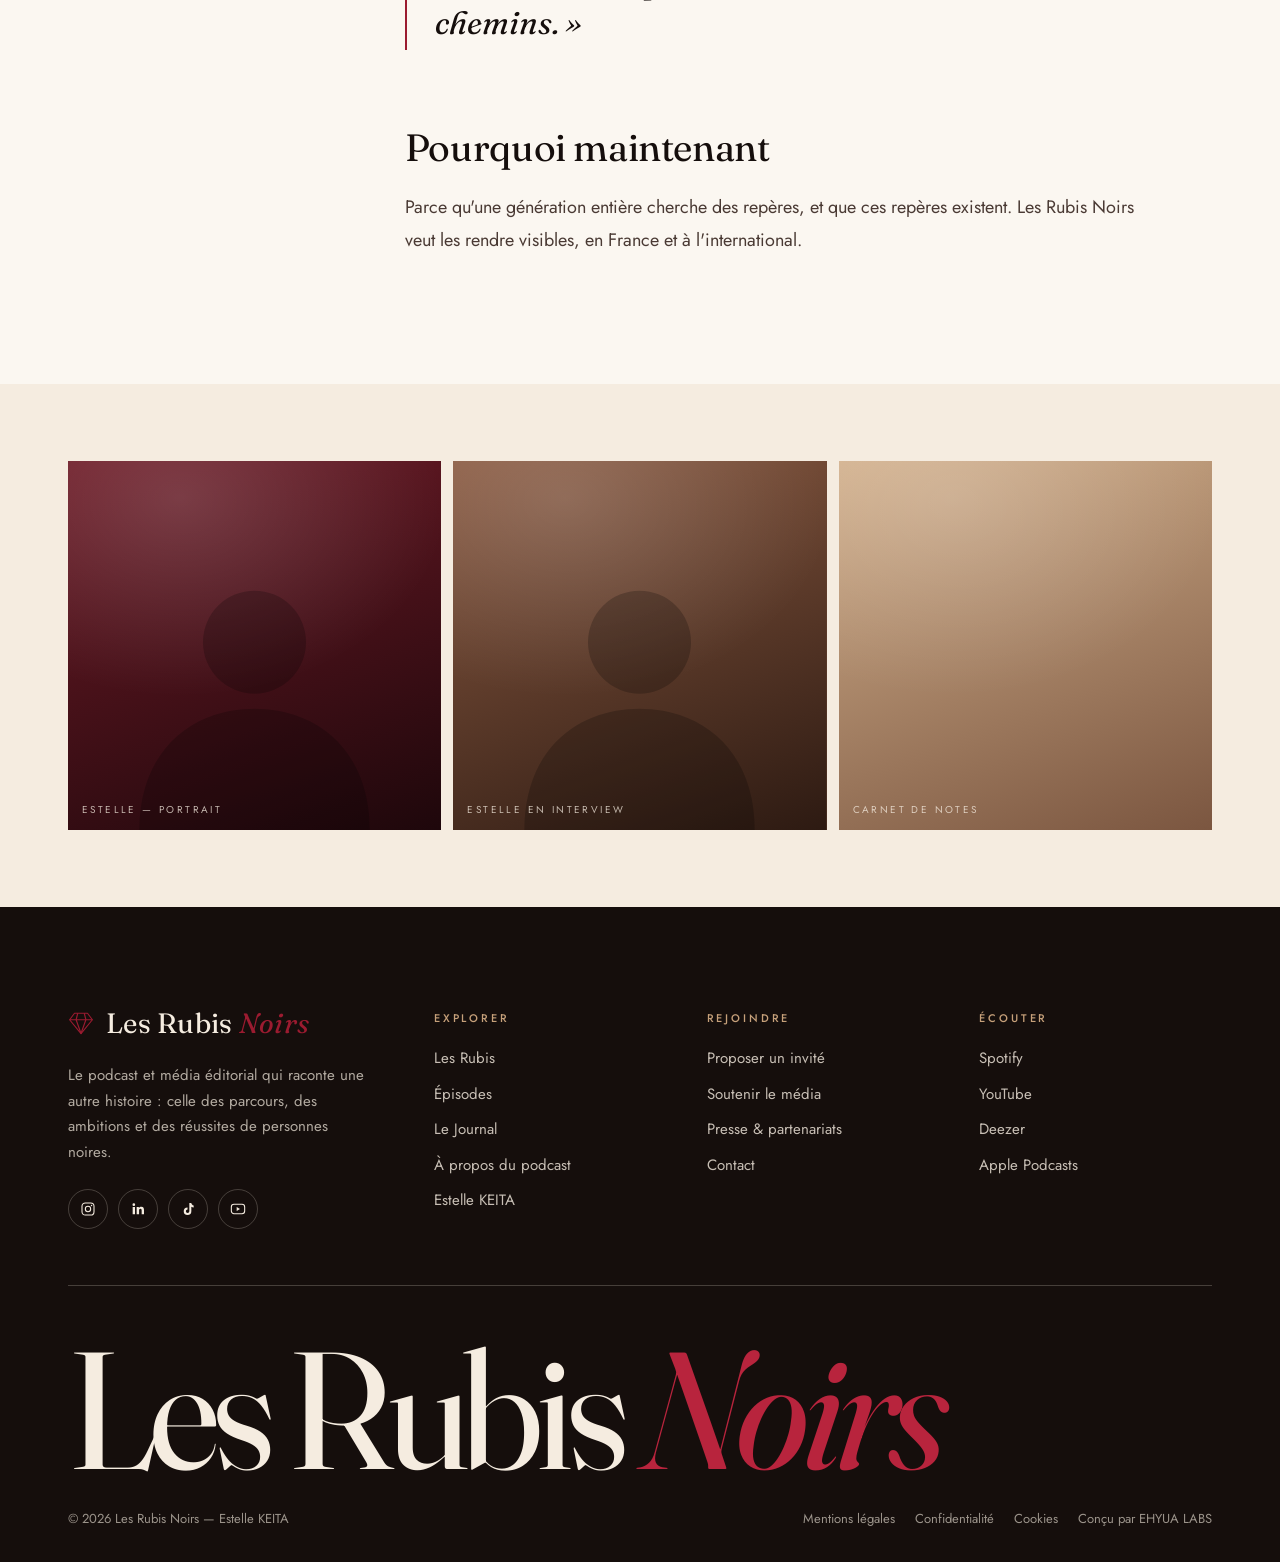
<file: estelle.html>
<!doctype html>
<html lang="fr">
<head>
  <meta charset="utf-8">
  <meta name="viewport" content="width=device-width, initial-scale=1">
  <title>Estelle KEITA — Créatrice des Rubis Noirs</title>
  <meta name="description" content="Rencontrez Estelle KEITA, créatrice et voix du podcast Les Rubis Noirs.">
  <link rel="preconnect" href="https://fonts.googleapis.com">
  <link rel="preconnect" href="https://fonts.gstatic.com" crossorigin>
  <link href="https://fonts.googleapis.com/css2?family=Fraunces:ital,opsz,wght@0,9..144,300;0,9..144,400;1,9..144,300;1,9..144,400&family=Jost:wght@300;400;500;600&display=swap" rel="stylesheet">
  <link rel="stylesheet" href="assets/css/style.css">
  <script type="application/ld+json">
  {"@context":"https://schema.org","@type":"Person","name":"Estelle KEITA","jobTitle":"Créatrice du podcast Les Rubis Noirs"}
  </script>
</head>
<body data-page="estelle">
  <a class="skip-link" href="#main">Aller au contenu</a>
  <div id="site-header"></div>

  <main id="main">
    <section class="portrait-hero">
      <div class="ph tone-ruby" role="img" aria-label="Portrait d'Estelle KEITA" data-label="Portrait éditorial — Estelle KEITA"></div>
      <div class="info">
        <nav class="breadcrumb" aria-label="Fil d'Ariane" style="color:rgba(245,236,224,.6)"><a href="index.html">Accueil</a> / Estelle KEITA</nav>
        <span class="label" style="color:var(--sand)">À propos</span>
        <h1 class="display">Estelle <em style="color:var(--sand)">KEITA</em></h1>
        <p class="role">Créatrice & voix des Rubis Noirs</p>
        <p style="max-width:46ch;color:rgba(245,236,224,.8)">[Biographie à fournir par la cliente] — Texte de présentation d'Estelle : son parcours, ce qui l'a menée à créer Les Rubis Noirs et sa vision du média.</p>
        <div class="socials" style="margin-top:6px">
          <a href="#" aria-label="Instagram"><span data-icon="instagram"></span></a>
          <a href="#" aria-label="LinkedIn"><span data-icon="linkedin"></span></a>
          <a href="#" aria-label="TikTok"><span data-icon="tiktok"></span></a>
        </div>
      </div>
    </section>

    <section class="section">
      <div class="wrap article-layout">
        <aside>
          <div class="aside-block"><span class="label">En bref</span>
            <ul><li>Fondatrice des Rubis Noirs</li><li>Basée à Paris</li><li>[Formation — à compléter]</li><li>[Expérience — à compléter]</li></ul>
          </div>
          <div class="aside-block"><span class="label">Contact</span><a class="link-arrow" href="contact.html?type=interview">Demander une interview →</a></div>
        </aside>
        <div class="prose">
          <p class="dropcap lead">« J'ai grandi en entendant que certains métiers n'étaient pas pour nous. Puis j'ai rencontré des femmes et des hommes qui les exerçaient — brillamment. Je me suis demandé pourquoi on ne les entendait jamais. »</p>
          <h2>D'où vient l'idée</h2>
          <p>Texte de démonstration. Ici, Estelle raconte la genèse du projet : une conversation marquante, un constat, l'envie de documenter des parcours qui manquaient dans les médias et dans les salles de classe.</p>
          <h2>Son rôle</h2>
          <p>Estelle conçoit chaque épisode : elle identifie les invités, prépare les entretiens, mène les conversations et signe une partie des articles du Journal. Son fil rouge : faire parler le parcours plutôt que le titre.</p>
          <blockquote>« Je ne cherche pas des héros. Je cherche des chemins. »</blockquote>
          <h2>Pourquoi maintenant</h2>
          <p>Parce qu'une génération entière cherche des repères, et que ces repères existent. Les Rubis Noirs veut les rendre visibles, en France et à l'international.</p>
        </div>
      </div>
    </section>

    <section class="section-sm bg-cream">
      <div class="wrap">
        <div class="gallery" style="grid-auto-rows:clamp(80px,9vw,120px)">
          <figure class="g6 reveal" style="grid-column:1/5"><div class="ph tone-wine" data-label="Estelle — portrait"></div></figure>
          <figure class="g7 reveal reveal-d1" style="grid-column:5/9"><div class="ph tone-brown" data-label="Estelle en interview"></div></figure>
          <figure class="g8 reveal reveal-d2"><div class="ph no-figure tone-sand" data-label="Carnet de notes"></div></figure>
        </div>
      </div>
    </section>
  </main>

  <div id="site-footer"></div>
  <script src="assets/js/data.js"></script>
  <script src="assets/js/main.js"></script>
</body>
</html>
</file>
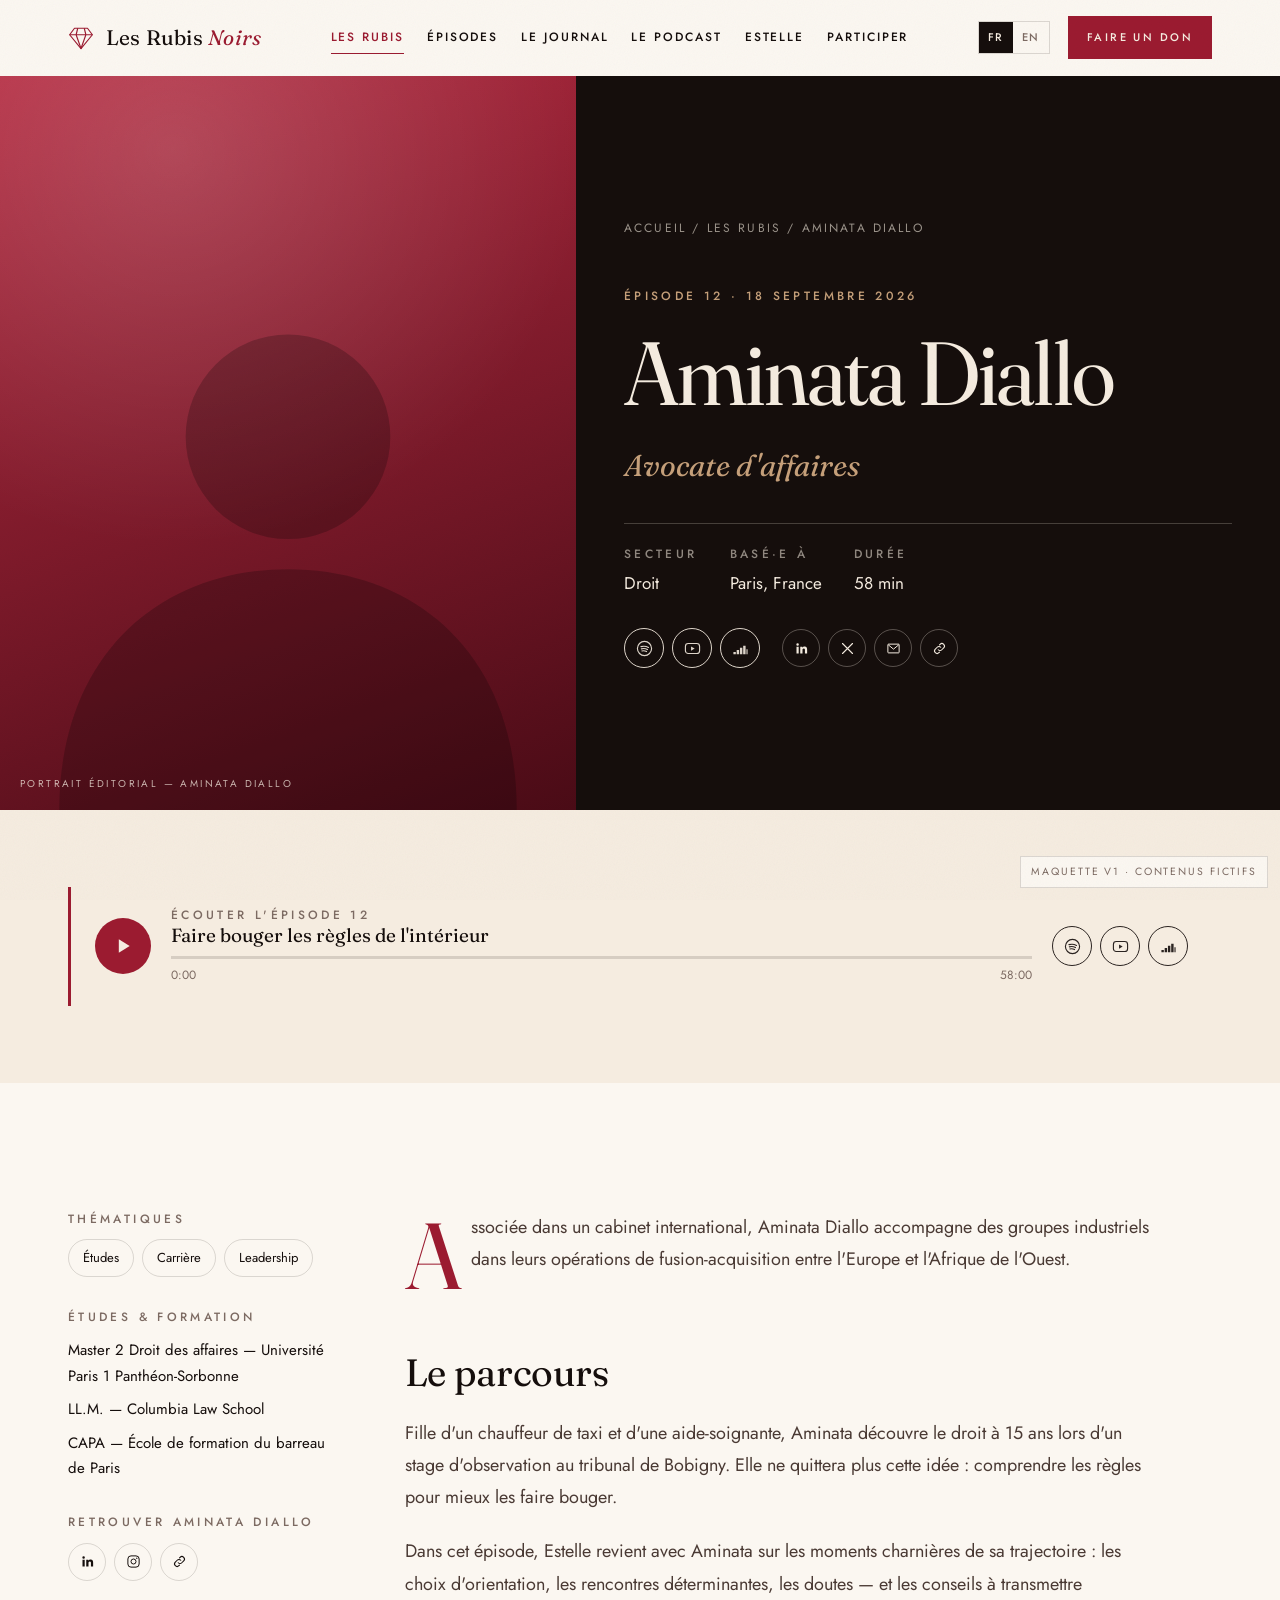
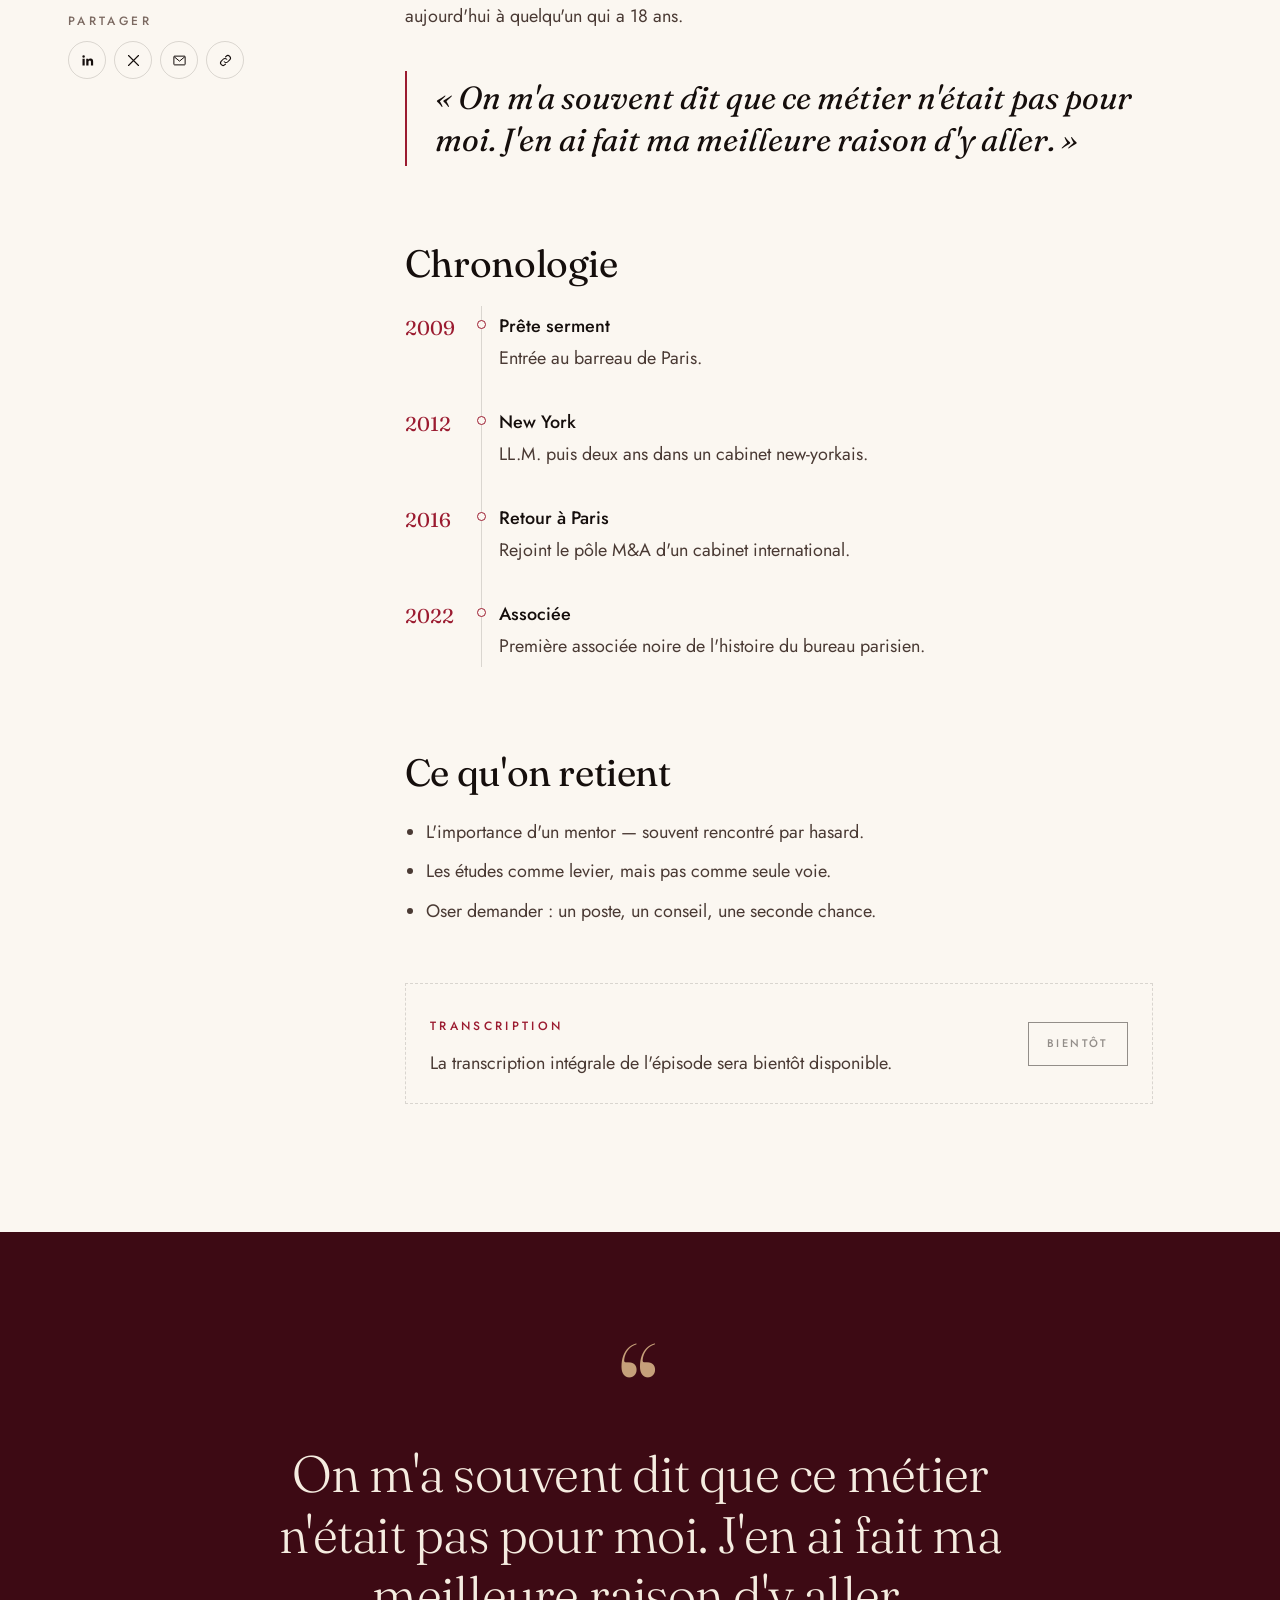
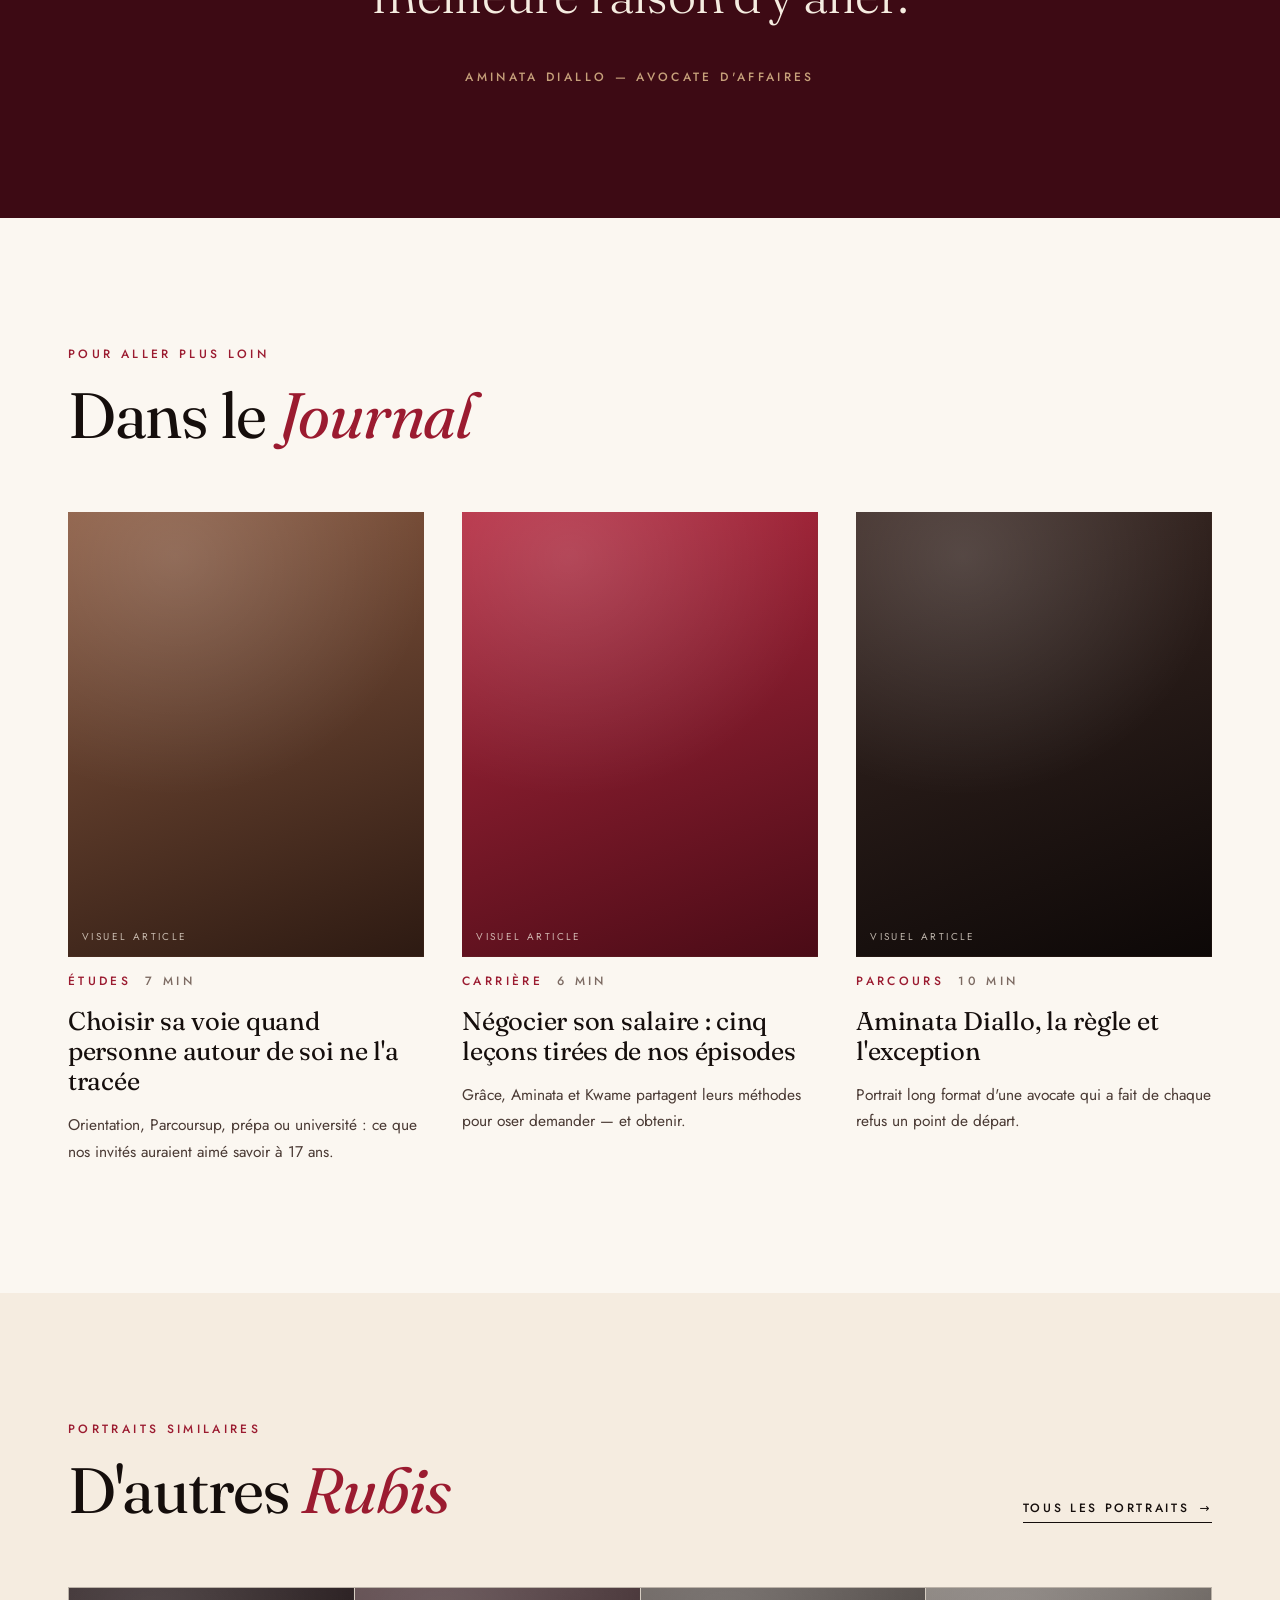
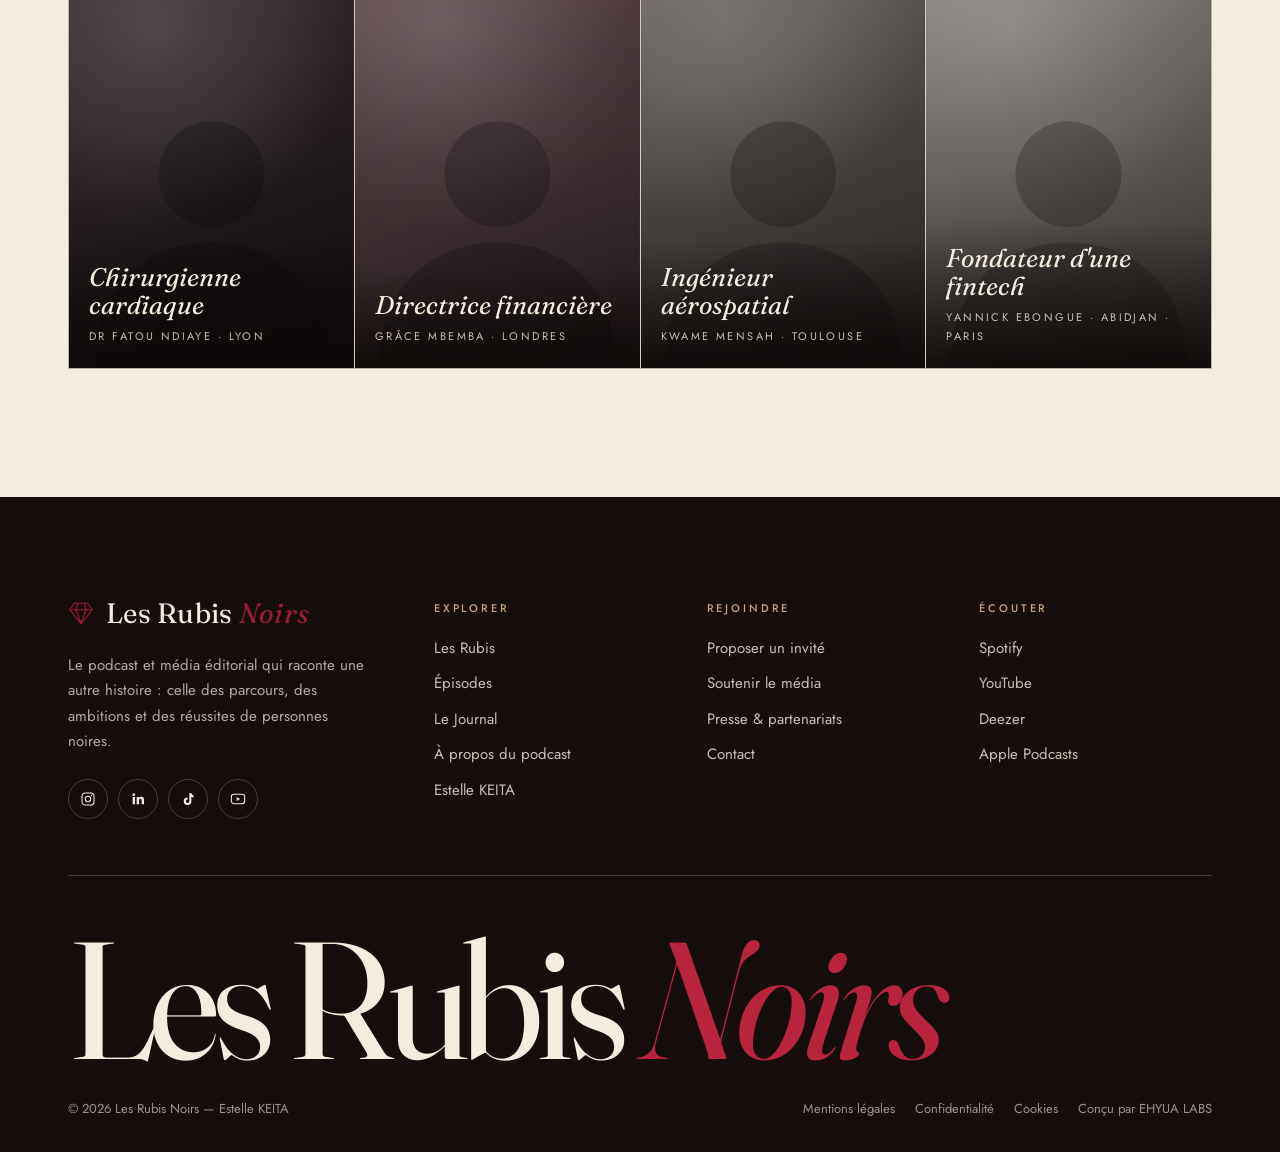
<file: invite.html>
<!doctype html>
<html lang="fr">
<head>
  <meta charset="utf-8">
  <meta name="viewport" content="width=device-width, initial-scale=1">
  <title>Portrait — Les Rubis Noirs</title>
  <meta name="description" content="Portrait et épisode du podcast Les Rubis Noirs.">
  <link rel="preconnect" href="https://fonts.googleapis.com">
  <link rel="preconnect" href="https://fonts.gstatic.com" crossorigin>
  <link href="https://fonts.googleapis.com/css2?family=Fraunces:ital,opsz,wght@0,9..144,300;0,9..144,400;1,9..144,300;1,9..144,400&family=Jost:wght@300;400;500;600&display=swap" rel="stylesheet">
  <link rel="stylesheet" href="assets/css/style.css">
</head>
<body data-page="rubis">
  <a class="skip-link" href="#main">Aller au contenu</a>
  <div id="site-header"></div>

  <main id="main">
    <!-- Hero portrait -->
    <section class="portrait-hero" id="hero"></section>

    <!-- Écoute -->
    <section class="section-sm bg-cream">
      <div class="wrap">
        <div class="player" id="player"></div>
      </div>
    </section>

    <!-- Contenu éditorial -->
    <section class="section">
      <div class="wrap article-layout">
        <aside id="aside"></aside>
        <article class="prose" id="prose"></article>
      </div>
    </section>

    <!-- Citation -->
    <section class="section bg-wine">
      <div class="wrap quote-block">
        <span class="mark" aria-hidden="true">“</span>
        <blockquote id="quote" class="reveal"></blockquote>
        <span class="label" id="quote-sig" style="color:var(--sand)"></span>
      </div>
    </section>

    <!-- Articles liés -->
    <section class="section">
      <div class="wrap">
        <div class="section-head">
          <div><span class="label label-ruby">Pour aller plus loin</span><h2 class="h2">Dans le <em>Journal</em></h2></div>
        </div>
        <div class="cards-3" id="related-articles"></div>
      </div>
    </section>

    <!-- Portraits similaires -->
    <section class="section bg-cream">
      <div class="wrap">
        <div class="section-head">
          <div><span class="label label-ruby">Portraits similaires</span><h2 class="h2">D'autres <em>Rubis</em></h2></div>
          <a class="link-arrow" href="rubis.html">Tous les portraits <span aria-hidden="true">→</span></a>
        </div>
        <div class="mosaic" id="similar" style="grid-template-columns:repeat(auto-fit,minmax(220px,1fr))"></div>
      </div>
    </section>
  </main>

  <div id="site-footer"></div>

  <script src="assets/js/data.js"></script>
  <script src="assets/js/main.js"></script>
  <script>
    (function () {
      const RN = window.RN, esc = RN.esc, I = RN.icons;
      const id = new URLSearchParams(location.search).get("id");
      const g = RN.guest(id) || RN.guests[0];
      const ep = g.episode;

      document.title = `${g.name}, ${g.role} — Les Rubis Noirs`;
      document.querySelector('meta[name="description"]').content = `${g.name}, ${g.role} : ${ep.summary}`;

      // Données structurées (épisode)
      const ld = document.createElement("script");
      ld.type = "application/ld+json";
      ld.textContent = JSON.stringify({ "@context": "https://schema.org", "@type": "PodcastEpisode", name: ep.title, episodeNumber: ep.n, datePublished: ep.date,
        partOfSeries: { "@type": "PodcastSeries", name: "Les Rubis Noirs" }, description: ep.summary });
      document.head.appendChild(ld);

      document.getElementById("hero").innerHTML = `
        <div class="ph ${g.tone}" role="img" aria-label="Portrait de ${esc(g.name)}" data-label="Portrait éditorial — ${esc(g.name)}"></div>
        <div class="info">
          <nav class="breadcrumb" aria-label="Fil d'Ariane" style="color:rgba(245,236,224,.6)"><a href="index.html">Accueil</a> / <a href="rubis.html">Les Rubis</a> / ${esc(g.name)}</nav>
          <span class="label" style="color:var(--sand)">Épisode ${String(ep.n).padStart(2, "0")} · ${RN.formatDate(ep.date, RN.lang())}</span>
          <h1 class="display">${esc(g.name)}</h1>
          <p class="role">${esc(g.role)}</p>
          <div class="facts">
            <div><span class="label">Secteur</span><span>${esc(g.sector)}</span></div>
            <div><span class="label">Basé·e à</span><span>${esc(g.city)}</span></div>
            <div><span class="label">Durée</span><span>${ep.duration}</span></div>
          </div>
          <div style="display:flex;gap:22px;align-items:center;flex-wrap:wrap;margin-top:8px">
            ${RN.platformsHTML(ep.title)}
            ${RN.shareHTML().replace('class="share"', 'class="share" style="--rule:rgba(245,236,224,.3)"')}
          </div>
        </div>`;

      // Lecteur (simulé — en production : embed Spotify / YouTube)
      let playing = false, pos = 0, timer;
      const total = parseInt(ep.duration, 10) * 60;
      const fmt = (s) => `${Math.floor(s / 60)}:${String(Math.floor(s % 60)).padStart(2, "0")}`;
      const player = document.getElementById("player");
      player.innerHTML = `
        <button class="play" type="button" aria-label="Lire l'épisode">${I.play}</button>
        <div>
          <div class="label muted">Écouter l'épisode ${ep.n}</div>
          <div class="ptitle">${esc(ep.title)}</div>
          <div class="bar" role="slider" aria-label="Progression" aria-valuemin="0" aria-valuemax="${total}" aria-valuenow="0" tabindex="0"><i></i></div>
          <div class="times"><span class="cur">0:00</span><span>${fmt(total)}</span></div>
        </div>
        <div class="player-side on-light">${RN.platformsHTML(ep.title)}</div>`;
      const btn = player.querySelector(".play"), bar = player.querySelector(".bar"), fill = bar.querySelector("i"), cur = player.querySelector(".cur");
      const draw = () => { fill.style.width = (pos / total) * 100 + "%"; cur.textContent = fmt(pos); bar.setAttribute("aria-valuenow", Math.floor(pos)); };
      btn.addEventListener("click", () => {
        playing = !playing;
        btn.innerHTML = playing ? I.pause : I.play;
        btn.setAttribute("aria-label", playing ? "Mettre en pause" : "Lire l'épisode");
        clearInterval(timer);
        if (playing) timer = setInterval(() => { pos = Math.min(total, pos + 12); draw(); }, 250);
      });
      bar.addEventListener("click", (e) => { const r = bar.getBoundingClientRect(); pos = ((e.clientX - r.left) / r.width) * total; draw(); });
      bar.addEventListener("keydown", (e) => {
        if (e.key === "ArrowRight") { pos = Math.min(total, pos + 15); draw(); }
        if (e.key === "ArrowLeft") { pos = Math.max(0, pos - 15); draw(); }
      });

      // Colonne latérale
      document.getElementById("aside").innerHTML = `
        <div class="aside-block"><span class="label">Thématiques</span><div class="chips">${g.themes.map((t) => `<a class="chip" href="episodes.html?theme=${encodeURIComponent(t)}">${esc(t)}</a>`).join("")}</div></div>
        <div class="aside-block"><span class="label">Études & formation</span><ul>${g.studies.map((s) => `<li>${esc(s)}</li>`).join("")}</ul></div>
        <div class="aside-block"><span class="label">Retrouver ${esc(g.name.split(" ").slice(-2).join(" "))}</span>
          <div class="share"><a href="#" aria-label="LinkedIn">${I.linkedin}</a><a href="#" aria-label="Instagram">${I.instagram}</a><a href="#" aria-label="Site professionnel">${I.link}</a></div></div>
        <div class="aside-block"><span class="label">Partager</span>${RN.shareHTML()}</div>`;

      // Corps éditorial
      document.getElementById("prose").innerHTML = `
        <p class="dropcap">${esc(g.bio)}</p>
        <h2>Le parcours</h2>
        <p>${esc(g.parcours)}</p>
        <p>Dans cet épisode, Estelle revient avec ${esc(g.name.split(" ")[g.name.startsWith("Dr") ? 1 : 0])} sur les moments charnières de sa trajectoire : les choix d'orientation, les rencontres déterminantes, les doutes — et les conseils à transmettre aujourd'hui à quelqu'un qui a 18 ans.</p>
        <blockquote>« ${esc(g.quote)} »</blockquote>
        <h2>Chronologie</h2>
        <ol class="timeline">${g.timeline.map((t) => `<li><span class="year">${t.year}</span><div><strong>${esc(t.title)}</strong>${esc(t.text)}</div></li>`).join("")}</ol>
        <h2>Ce qu'on retient</h2>
        <ul>
          <li>L'importance d'un mentor — souvent rencontré par hasard.</li>
          <li>Les études comme levier, mais pas comme seule voie.</li>
          <li>Oser demander : un poste, un conseil, une seconde chance.</li>
        </ul>
        <div class="transcript mt-l">
          <div><span class="label label-ruby">Transcription</span><p style="margin:6px 0 0">La transcription intégrale de l'épisode sera bientôt disponible.</p></div>
          <button class="btn btn-line btn-sm" type="button" disabled>Bientôt</button>
        </div>`;

      document.getElementById("quote").innerHTML = esc(g.quote);
      document.getElementById("quote-sig").textContent = `${g.name} — ${g.role}`;

      // Articles liés : ceux qui partagent une thématique ou citent l'invité
      const rel = RN.articles.filter((a) => g.themes.includes(a.category) || a.title.includes(g.name.split(" ")[0]));
      const others = RN.articles.filter((a) => !rel.includes(a));
      document.getElementById("related-articles").innerHTML = rel.concat(others).slice(0, 3).map(RN.articleCard).join("");

      // Portraits similaires : thématiques en commun
      const sim = RN.guests.filter((x) => x.id !== g.id)
        .map((x) => ({ x, s: x.themes.filter((t) => g.themes.includes(t)).length + (x.sector === g.sector ? 2 : 0) }))
        .sort((a, b) => b.s - a.s).slice(0, 4).map((o) => o.x);
      document.getElementById("similar").innerHTML = sim.map(RN.mosaicTile).join("");

      RN.observeReveal();
    })();
  </script>
</body>
</html>
</file>
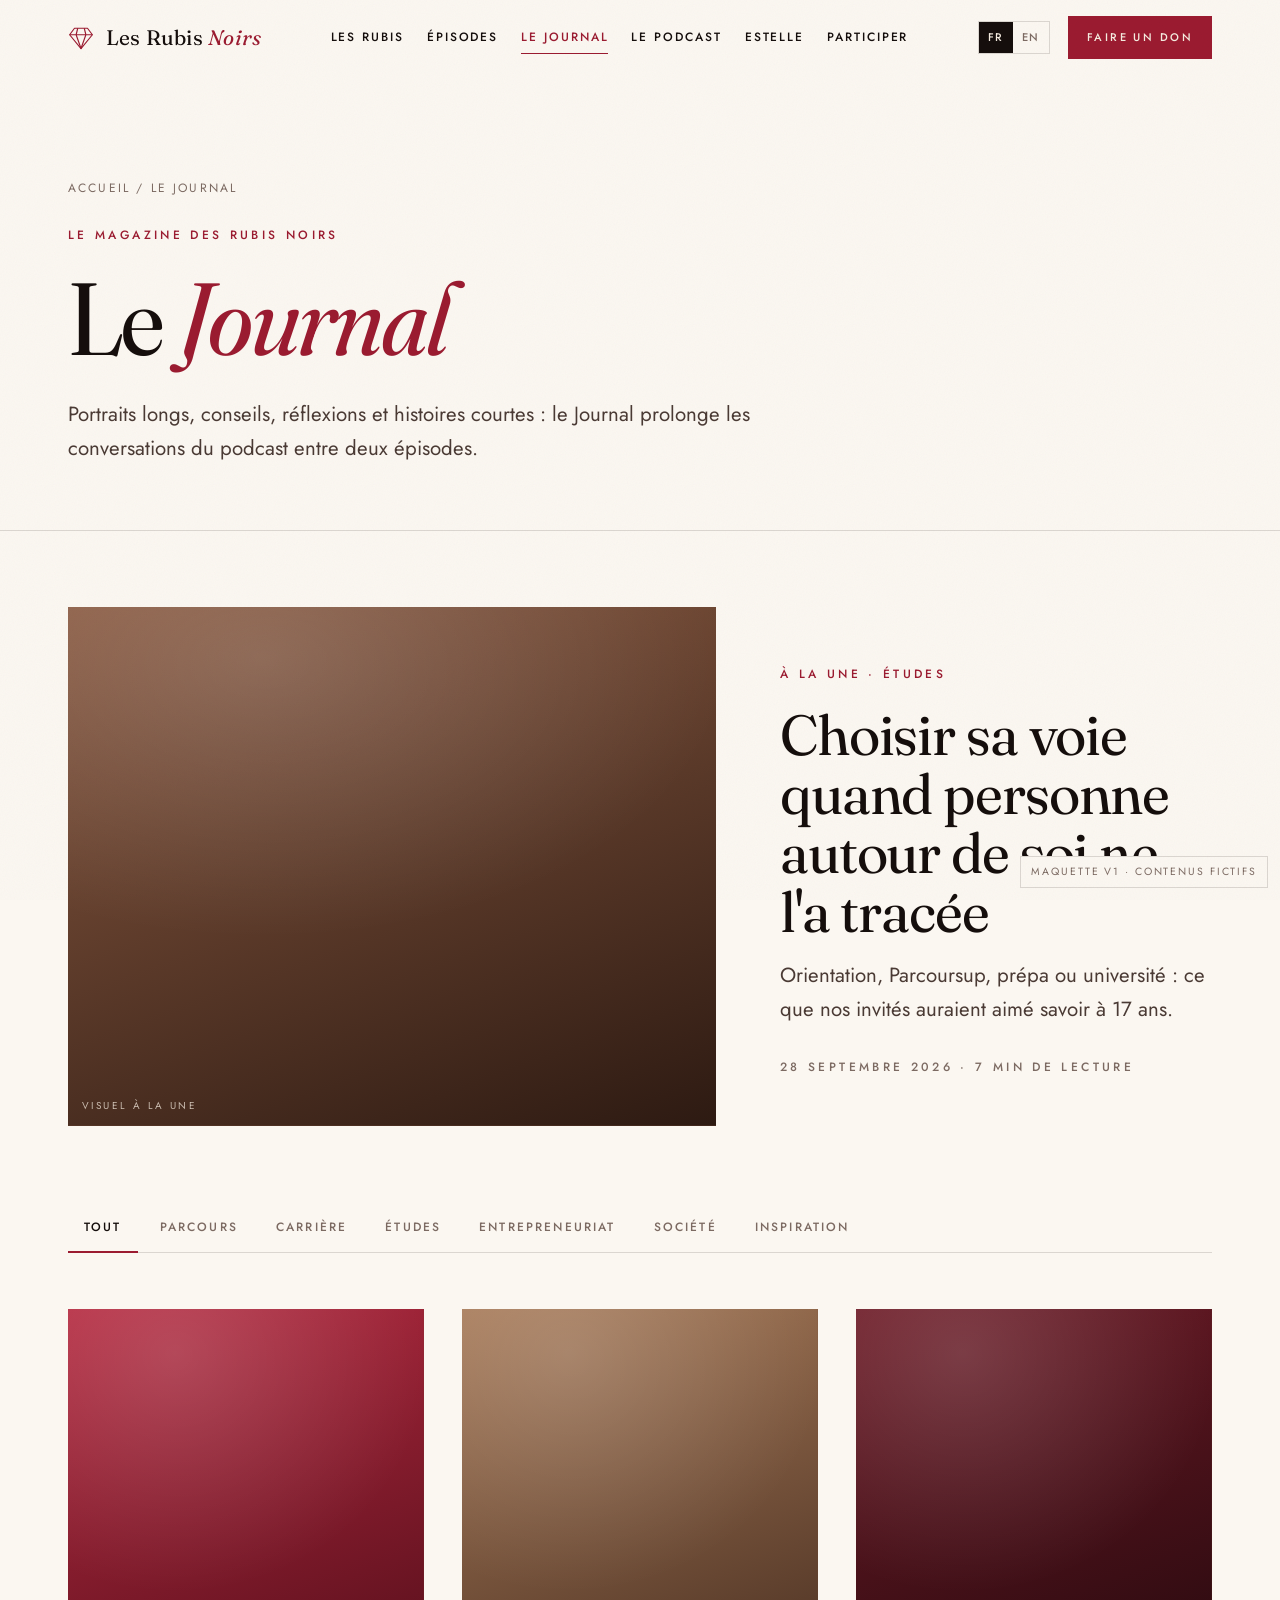
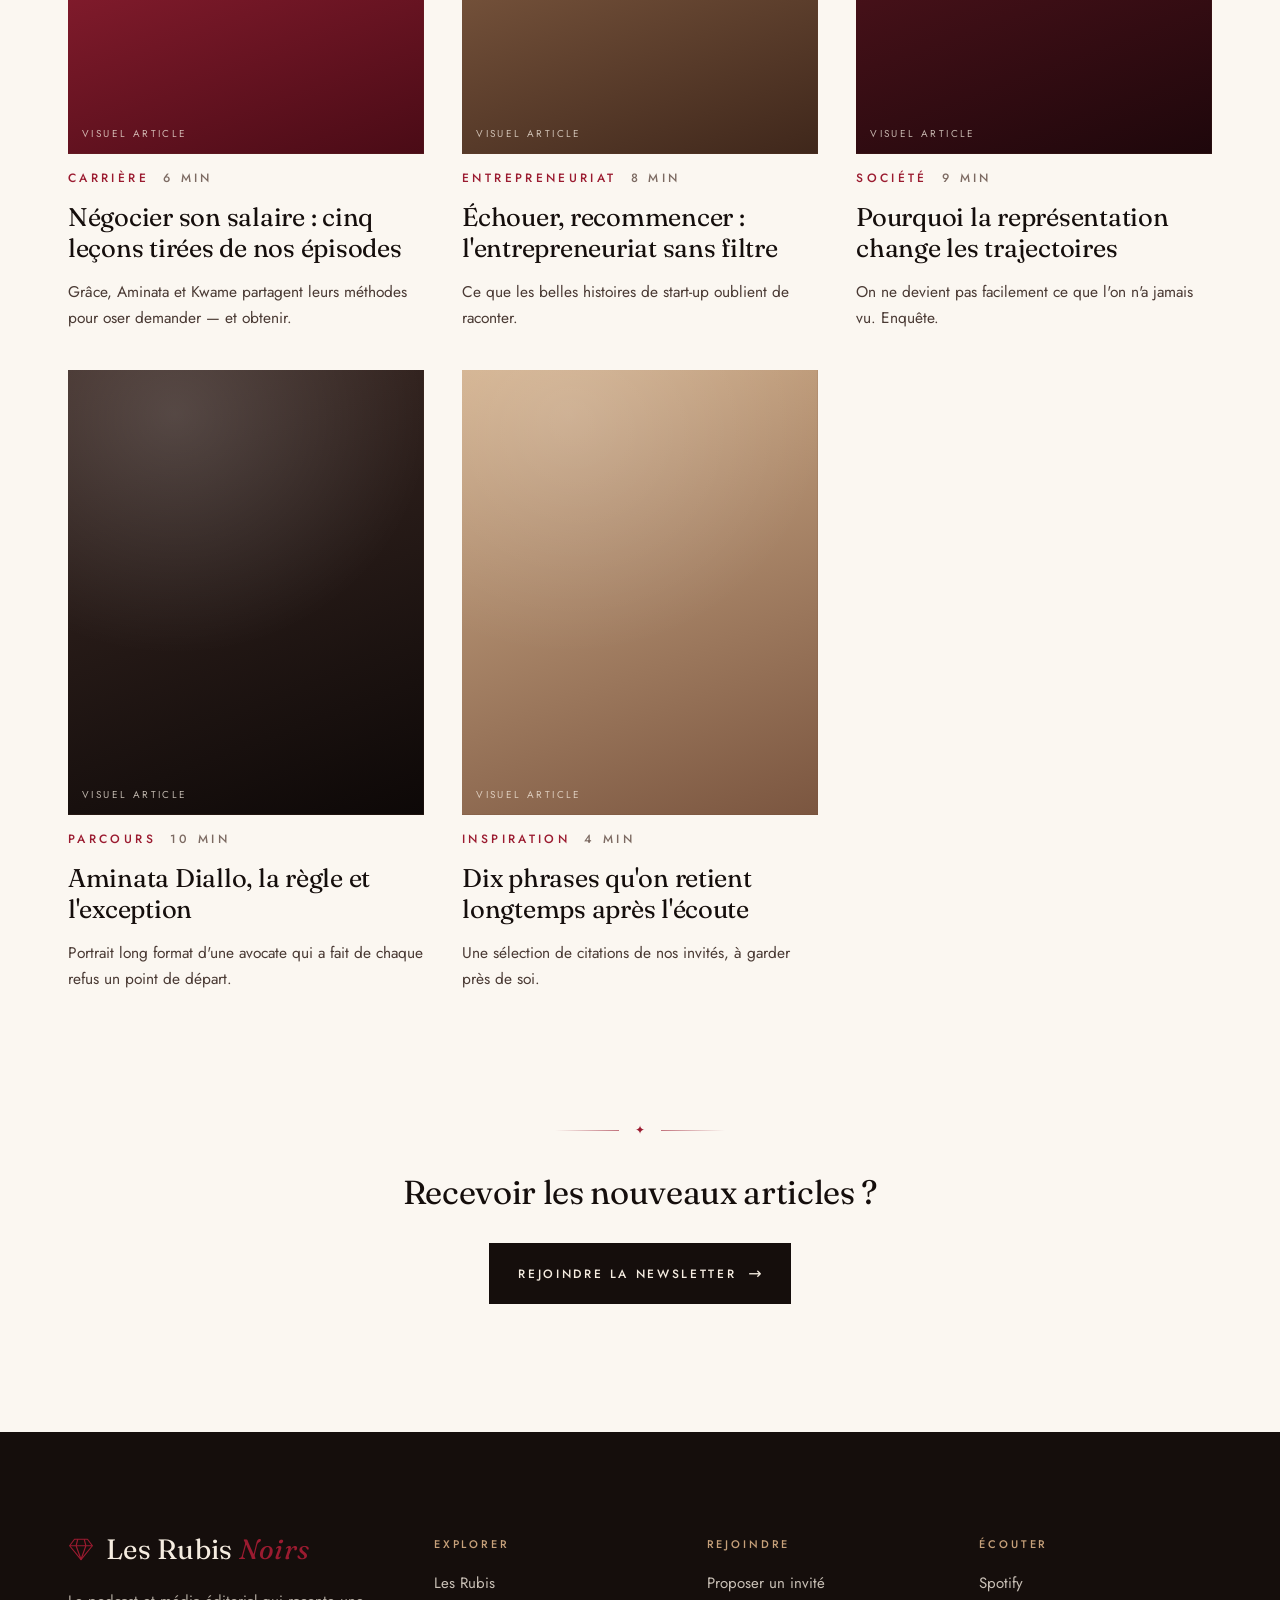
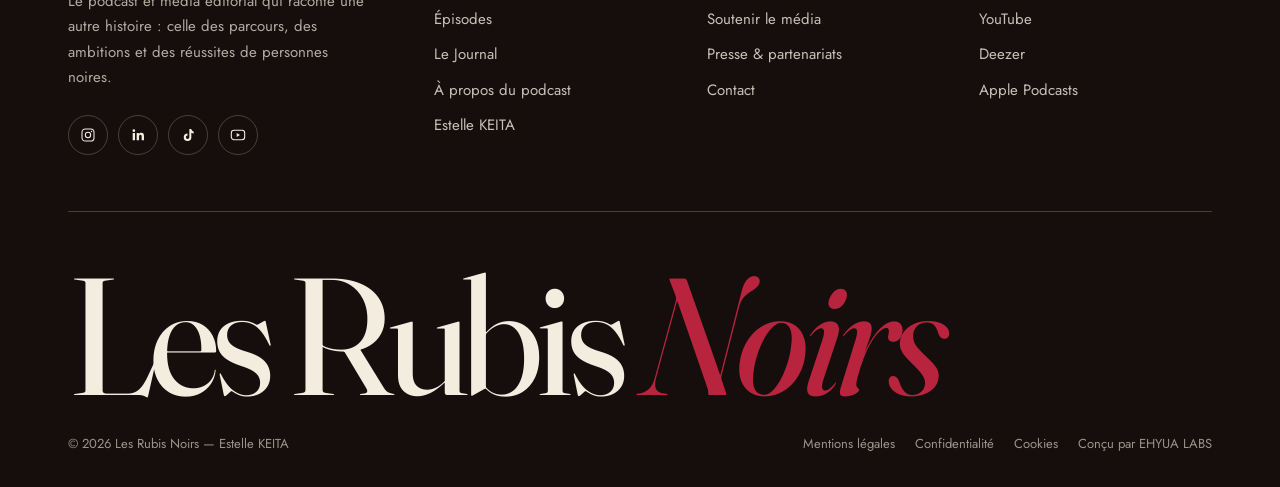
<file: journal.html>
<!doctype html>
<html lang="fr">
<head>
  <meta charset="utf-8">
  <meta name="viewport" content="width=device-width, initial-scale=1">
  <title>Le Journal — Les Rubis Noirs</title>
  <meta name="description" content="Le Journal des Rubis Noirs : parcours, carrière, études, entrepreneuriat, société et inspiration.">
  <link rel="preconnect" href="https://fonts.googleapis.com">
  <link rel="preconnect" href="https://fonts.gstatic.com" crossorigin>
  <link href="https://fonts.googleapis.com/css2?family=Fraunces:ital,opsz,wght@0,9..144,300;0,9..144,400;1,9..144,300;1,9..144,400&family=Jost:wght@300;400;500;600&display=swap" rel="stylesheet">
  <link rel="stylesheet" href="assets/css/style.css">
</head>
<body data-page="journal">
  <a class="skip-link" href="#main">Aller au contenu</a>
  <div id="site-header"></div>

  <main id="main">
    <header class="page-hero">
      <div class="wrap">
        <nav class="breadcrumb" aria-label="Fil d'Ariane"><a href="index.html">Accueil</a> / Le Journal</nav>
        <span class="label label-ruby">Le magazine des Rubis Noirs</span>
        <h1 class="display">Le <em>Journal</em></h1>
        <p class="lead">Portraits longs, conseils, réflexions et histoires courtes : le Journal prolonge les conversations du podcast entre deux épisodes.</p>
      </div>
    </header>

    <section class="section-sm">
      <div class="wrap">
        <a class="feature-article reveal" id="feature" href="#"></a>
      </div>
    </section>

    <section class="wrap">
      <div class="tabs" id="tabs" role="group" aria-label="Catégories"></div>
      <div class="cards-3 mt-l" id="grid"></div>
    </section>

    <section class="section">
      <div class="wrap center">
        <div class="orn"><span>✦</span></div>
        <p class="h3 mt-m">Recevoir les nouveaux articles ?</p>
        <a class="btn btn-ink mt-m" href="index.html#newsletter">Rejoindre la newsletter <span class="ar" aria-hidden="true">→</span></a>
      </div>
    </section>
  </main>

  <div id="site-footer"></div>

  <script src="assets/js/data.js"></script>
  <script src="assets/js/main.js"></script>
  <script>
    (function () {
      const RN = window.RN, esc = RN.esc;
      const [first, ...rest] = RN.articles;
      const f = document.getElementById("feature");
      f.href = `article.html?id=${first.id}`;
      f.innerHTML = `
        <div class="ph no-figure ${first.tone}" data-label="Visuel à la une"></div>
        <div>
          <span class="label label-ruby">À la une · ${esc(first.category)}</span>
          <h2>${esc(first.title)}</h2>
          <p class="lead">${esc(first.excerpt)}</p>
          <p class="label muted mt-m">${RN.formatDate(first.date, RN.lang())} · ${first.read} de lecture</p>
        </div>`;

      let cat = null;
      const tabs = document.getElementById("tabs"), grid = document.getElementById("grid");
      function render() {
        const t = (v, on) => `<button type="button" data-v="${v}" aria-pressed="${on}">${v}</button>`;
        tabs.innerHTML = t("Tout", !cat) + RN.journalCats.map((c) => t(c, c === cat)).join("");
        const items = cat ? RN.articles.filter((a) => a.category === cat) : rest;
        grid.innerHTML = items.length ? items.map(RN.articleCard).join("") : `<p class="muted">Aucun article dans cette catégorie pour le moment.</p>`;
        RN.observeReveal(grid);
      }
      tabs.addEventListener("click", (e) => {
        const b = e.target.closest("button"); if (!b) return;
        cat = b.dataset.v === "Tout" ? null : b.dataset.v; render();
      });
      render();
      RN.observeReveal();
    })();
  </script>
</body>
</html>
</file>
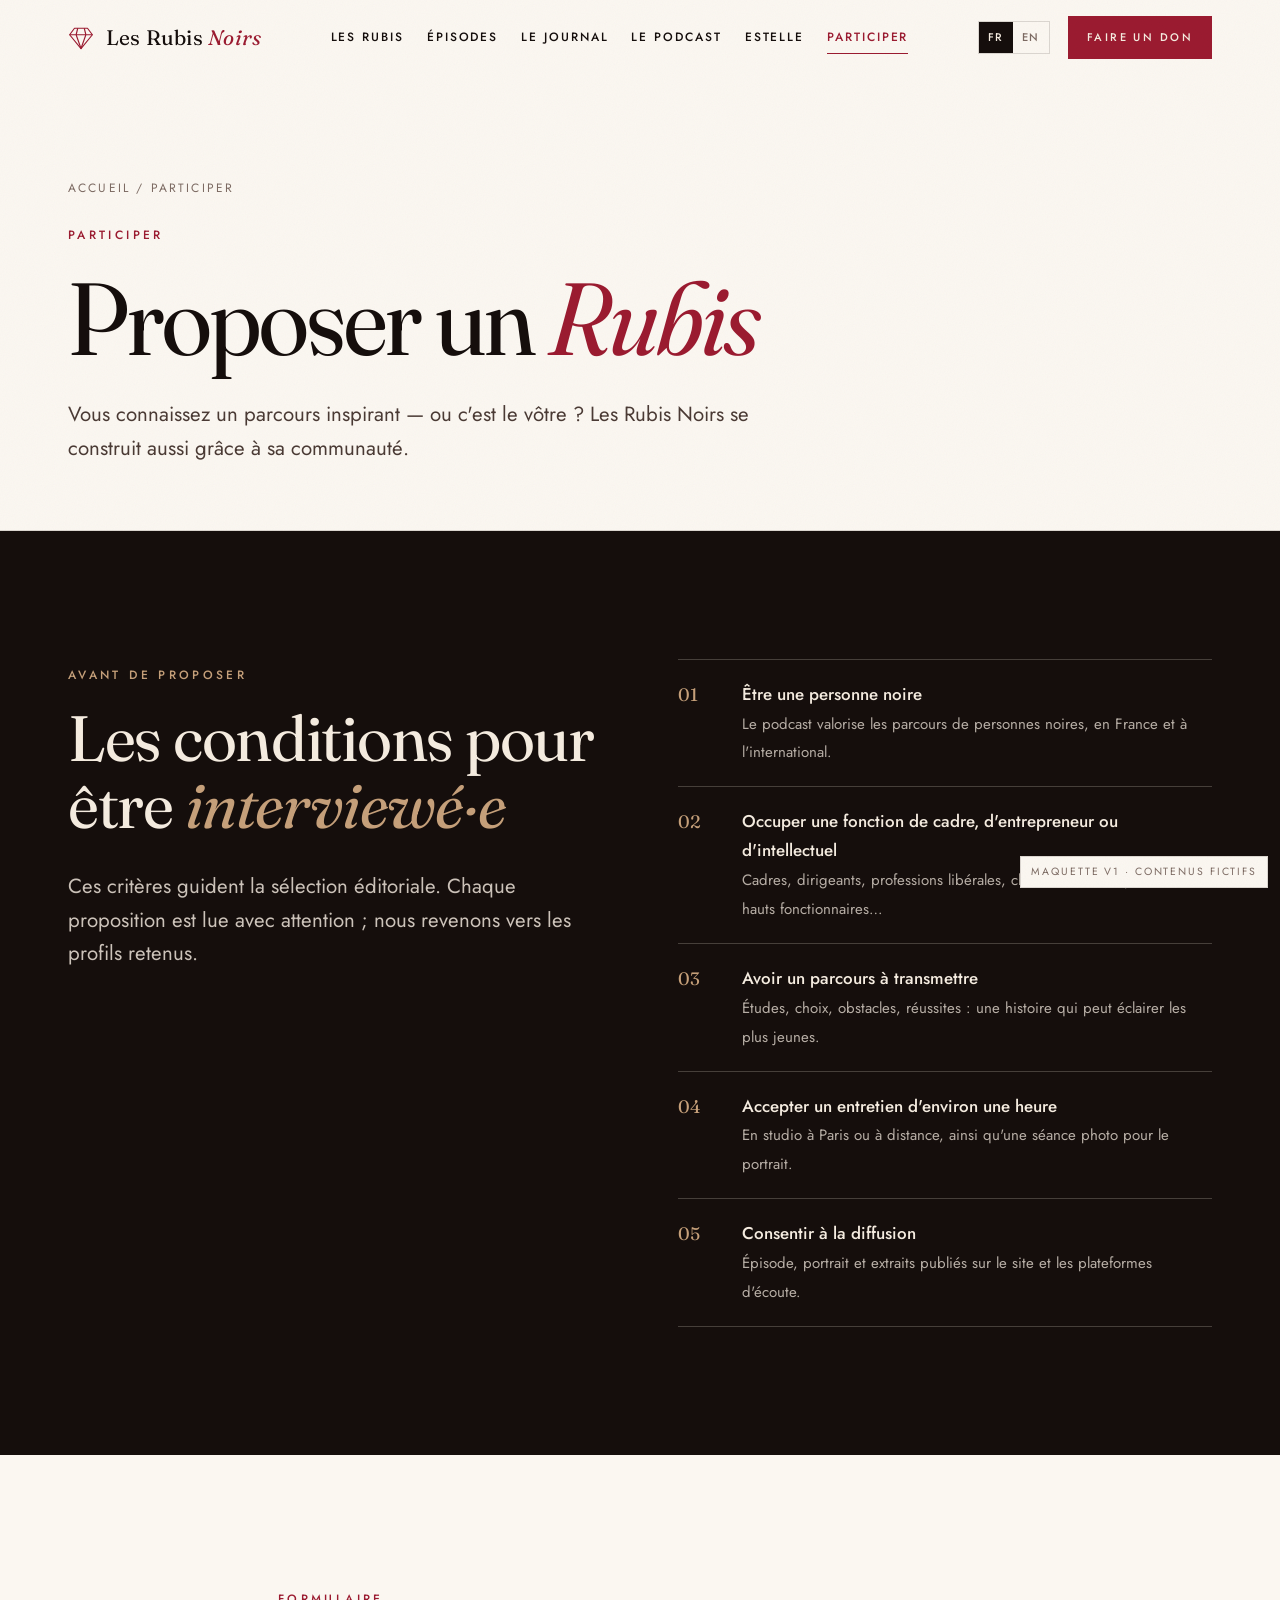
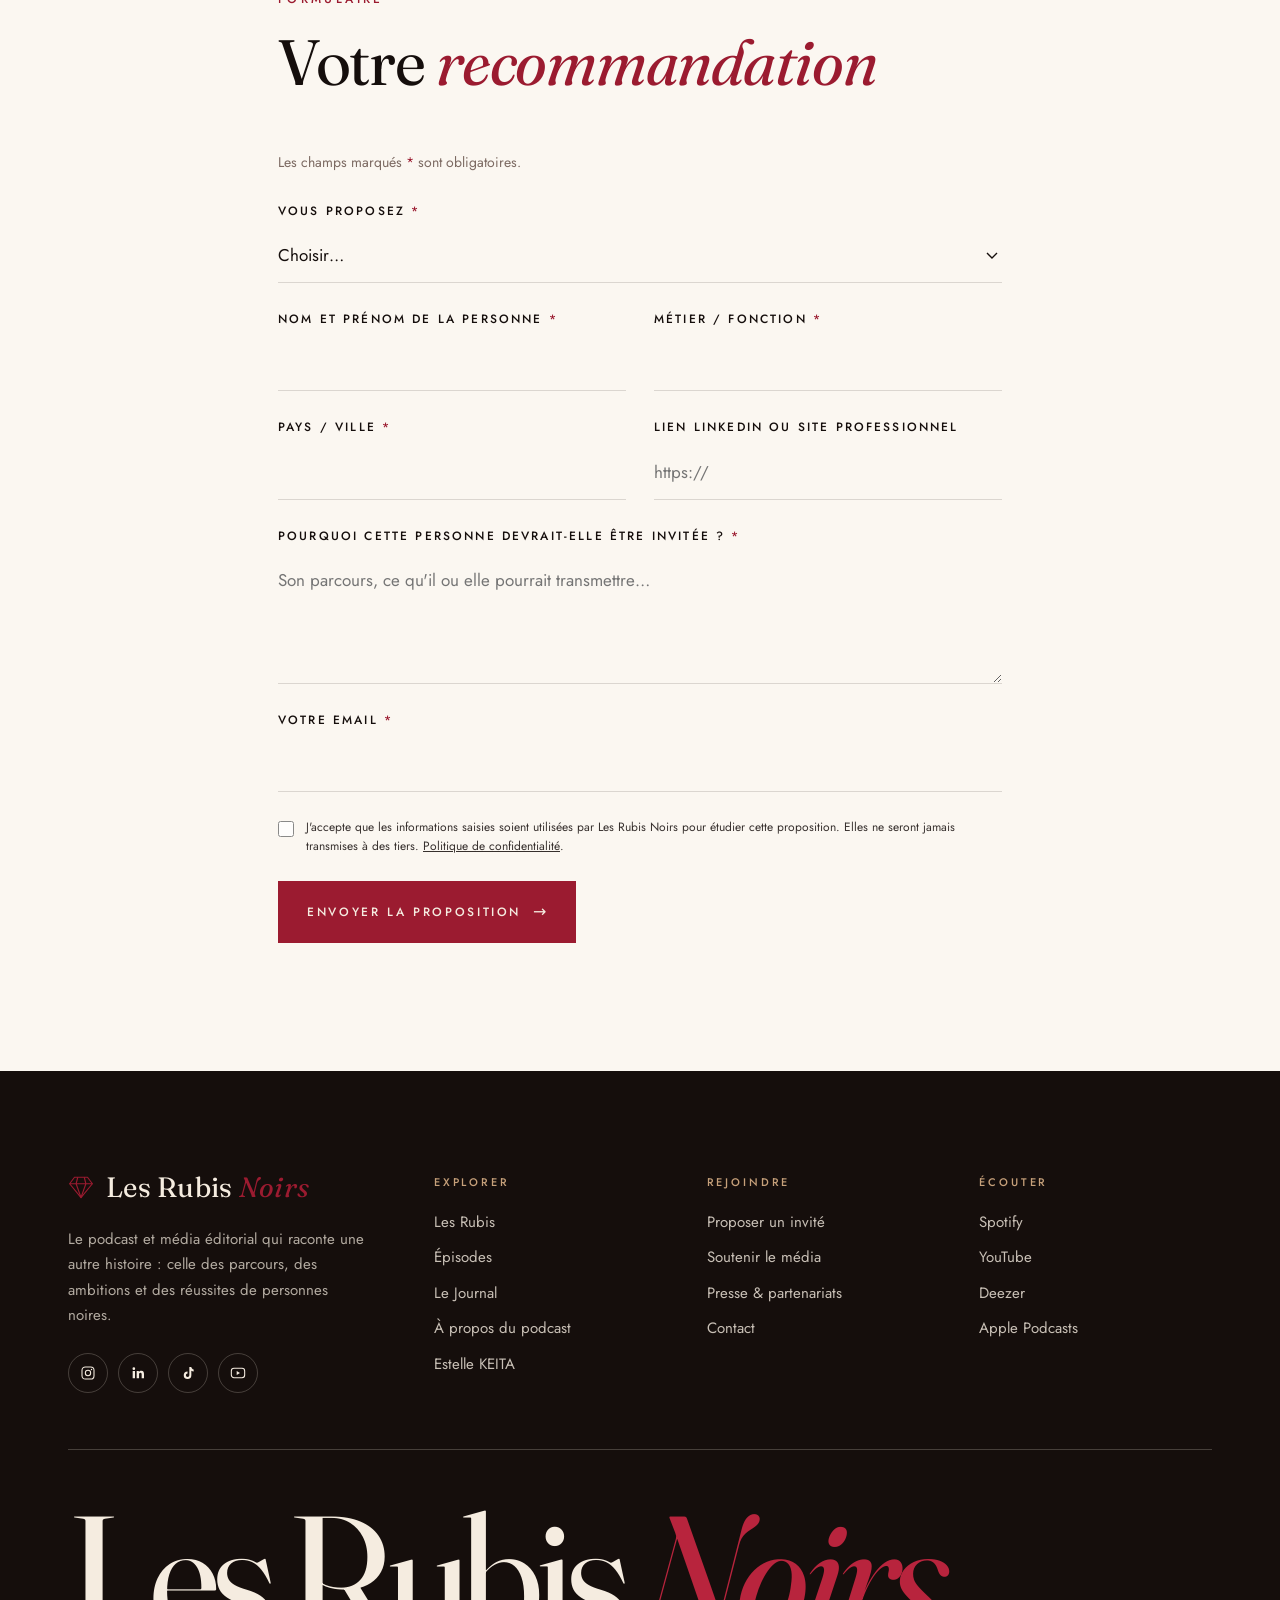
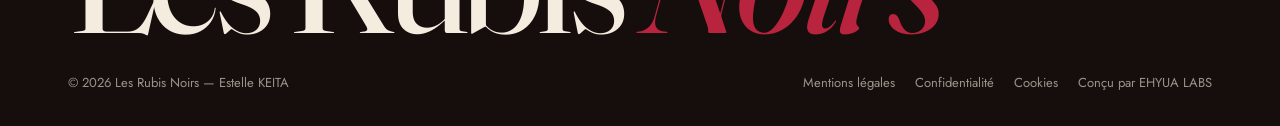
<file: participer.html>
<!doctype html>
<html lang="fr">
<head>
  <meta charset="utf-8">
  <meta name="viewport" content="width=device-width, initial-scale=1">
  <title>Participer — Proposer un invité | Les Rubis Noirs</title>
  <meta name="description" content="Recommandez une personne dont le parcours mérite d'être raconté dans Les Rubis Noirs, ou proposez votre candidature.">
  <link rel="preconnect" href="https://fonts.googleapis.com">
  <link rel="preconnect" href="https://fonts.gstatic.com" crossorigin>
  <link href="https://fonts.googleapis.com/css2?family=Fraunces:ital,opsz,wght@0,9..144,300;0,9..144,400;1,9..144,300;1,9..144,400&family=Jost:wght@300;400;500;600&display=swap" rel="stylesheet">
  <link rel="stylesheet" href="assets/css/style.css">
</head>
<body data-page="participer">
  <a class="skip-link" href="#main">Aller au contenu</a>
  <div id="site-header"></div>

  <main id="main">
    <header class="page-hero">
      <div class="wrap">
        <nav class="breadcrumb" aria-label="Fil d'Ariane"><a href="index.html">Accueil</a> / Participer</nav>
        <span class="label label-ruby">Participer</span>
        <h1 class="display">Proposer un <em>Rubis</em></h1>
        <p class="lead">Vous connaissez un parcours inspirant — ou c'est le vôtre ? Les Rubis Noirs se construit aussi grâce à sa communauté.</p>
      </div>
    </header>

    <!-- Conditions -->
    <section class="section bg-ink">
      <div class="wrap split top">
        <div>
          <span class="label label-ruby">Avant de proposer</span>
          <h2 class="h2 mt-s">Les conditions pour être <em>interviewé·e</em></h2>
          <p class="lead mt-m">Ces critères guident la sélection éditoriale. Chaque proposition est lue avec attention ; nous revenons vers les profils retenus.</p>
        </div>
        <ol class="conditions">
          <li><div><strong>Être une personne noire</strong><span>Le podcast valorise les parcours de personnes noires, en France et à l'international.</span></div></li>
          <li><div><strong>Occuper une fonction de cadre, d'entrepreneur ou d'intellectuel</strong><span>Cadres, dirigeants, professions libérales, chercheurs, entrepreneurs, hauts fonctionnaires…</span></div></li>
          <li><div><strong>Avoir un parcours à transmettre</strong><span>Études, choix, obstacles, réussites : une histoire qui peut éclairer les plus jeunes.</span></div></li>
          <li><div><strong>Accepter un entretien d'environ une heure</strong><span>En studio à Paris ou à distance, ainsi qu'une séance photo pour le portrait.</span></div></li>
          <li><div><strong>Consentir à la diffusion</strong><span>Épisode, portrait et extraits publiés sur le site et les plateformes d'écoute.</span></div></li>
        </ol>
      </div>
    </section>

    <!-- Formulaire -->
    <section class="section">
      <div class="wrap-narrow">
        <span class="label label-ruby">Formulaire</span>
        <h2 class="h2 mt-s">Votre <em>recommandation</em></h2>

        <form class="form mt-l" data-validate data-done="done" aria-describedby="req-note">
          <p id="req-note" class="full muted" style="font-size:14px">Les champs marqués <span style="color:var(--ruby)">*</span> sont obligatoires.</p>
          <div class="field full">
            <label for="who">Vous proposez <span class="req">*</span></label>
            <select id="who" required>
              <option value="">Choisir…</option>
              <option>Une autre personne</option>
              <option>Ma propre candidature</option>
            </select>
            <span class="err">Merci de préciser.</span>
          </div>
          <div class="field">
            <label for="name">Nom et prénom de la personne <span class="req">*</span></label>
            <input id="name" type="text" required autocomplete="off">
            <span class="err">Ce champ est requis.</span>
          </div>
          <div class="field">
            <label for="job">Métier / fonction <span class="req">*</span></label>
            <input id="job" type="text" required>
            <span class="err">Ce champ est requis.</span>
          </div>
          <div class="field">
            <label for="place">Pays / ville <span class="req">*</span></label>
            <input id="place" type="text" required>
            <span class="err">Ce champ est requis.</span>
          </div>
          <div class="field">
            <label for="link">Lien LinkedIn ou site professionnel</label>
            <input id="link" type="url" placeholder="https://">
            <span class="err">Merci d'indiquer une URL valide (https://…).</span>
          </div>
          <div class="field full">
            <label for="why">Pourquoi cette personne devrait-elle être invitée ? <span class="req">*</span></label>
            <textarea id="why" required placeholder="Son parcours, ce qu'il ou elle pourrait transmettre…"></textarea>
            <span class="err">Quelques lignes nous aideront beaucoup.</span>
          </div>
          <div class="field full">
            <label for="email">Votre email <span class="req">*</span></label>
            <input id="email" type="email" required autocomplete="email">
            <span class="err">Merci d'indiquer une adresse email valide.</span>
          </div>
          <div class="hp" aria-hidden="true"><label>Ne pas remplir <input type="text" tabindex="-1" autocomplete="off"></label></div>
          <div class="field full">
            <label class="consent" style="text-transform:none;letter-spacing:0;font-weight:400"><input type="checkbox" required> <span>J'accepte que les informations saisies soient utilisées par Les Rubis Noirs pour étudier cette proposition. Elles ne seront jamais transmises à des tiers. <a href="#" style="text-decoration:underline">Politique de confidentialité</a>.</span></label>
            <span class="err">Votre consentement est nécessaire pour envoyer la proposition.</span>
          </div>
          <div class="full"><button class="btn btn-ruby" type="submit">Envoyer la proposition <span class="ar" aria-hidden="true">→</span></button></div>
        </form>

        <div class="form-done mt-l" id="done" role="status">
          <div class="orn"><span>✦</span></div>
          <p class="display">Merci pour votre <em>proposition</em>.</p>
          <p class="muted">Estelle et l'équipe la liront avec attention. Un email de confirmation vous a été envoyé.</p>
        </div>
      </div>
    </section>
  </main>

  <div id="site-footer"></div>
  <script src="assets/js/data.js"></script>
  <script src="assets/js/main.js"></script>
</body>
</html>
</file>
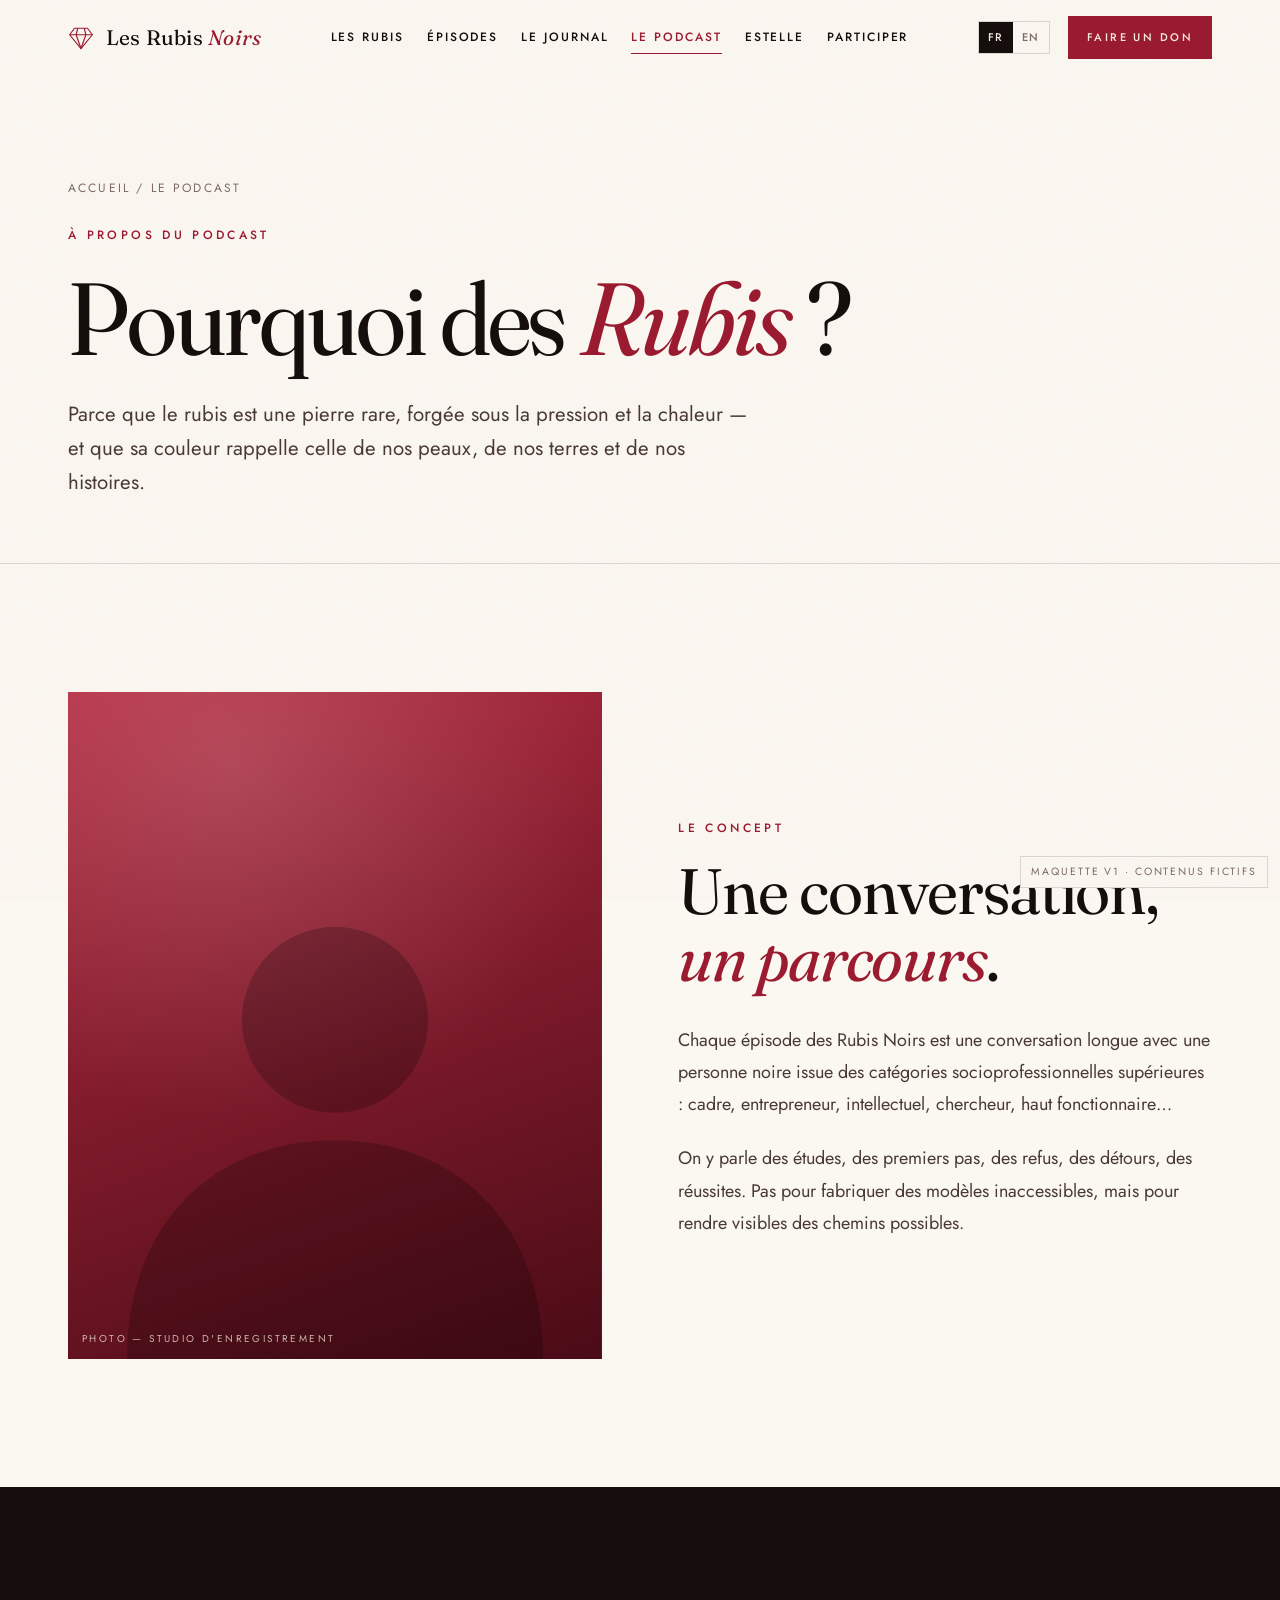
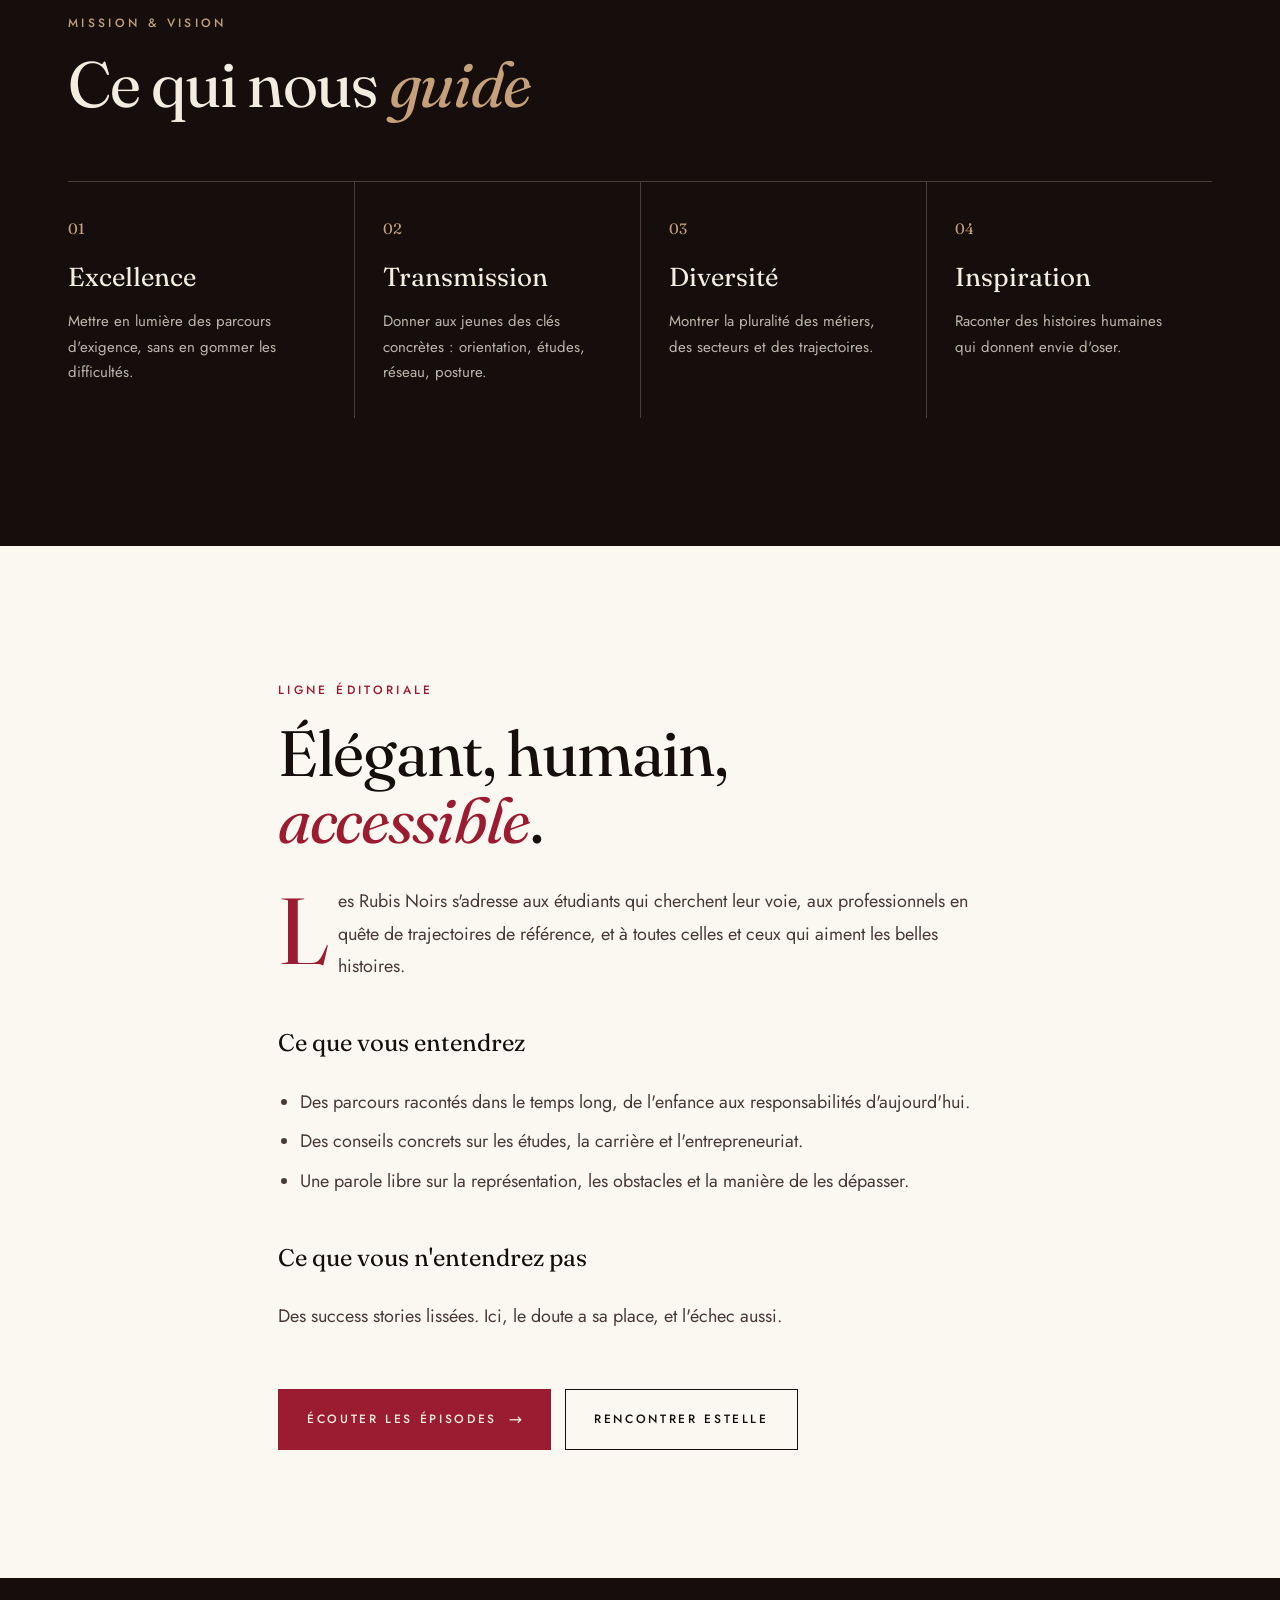
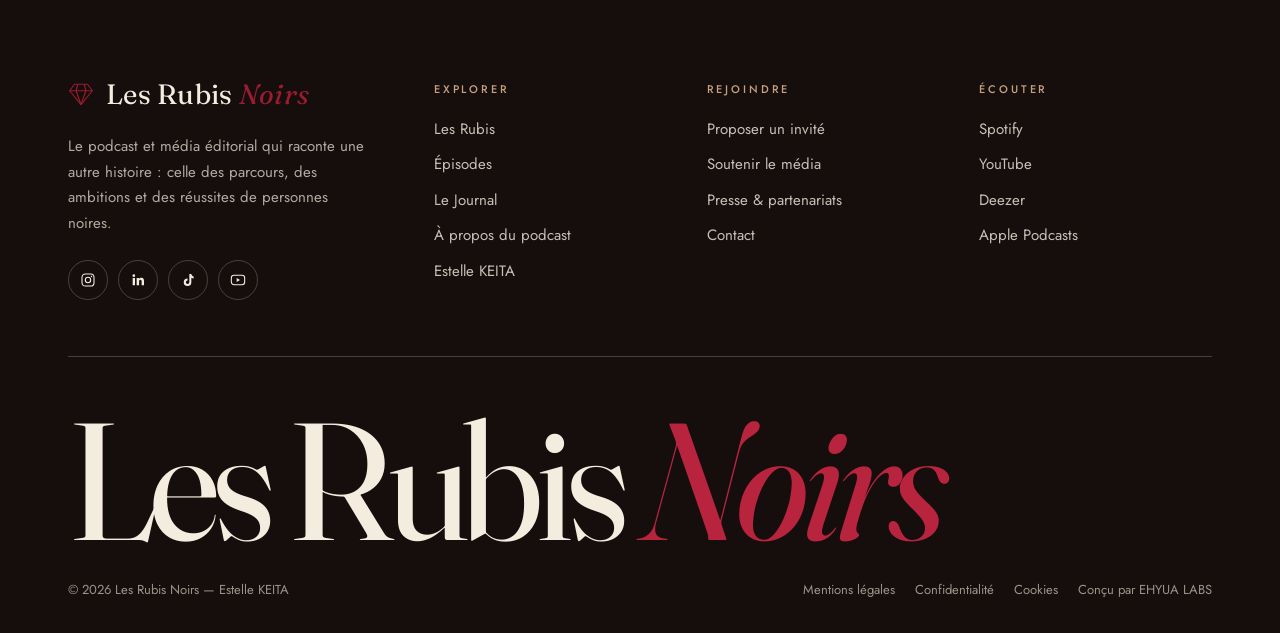
<file: podcast.html>
<!doctype html>
<html lang="fr">
<head>
  <meta charset="utf-8">
  <meta name="viewport" content="width=device-width, initial-scale=1">
  <title>À propos du podcast — Les Rubis Noirs</title>
  <meta name="description" content="Concept, mission, vision et ligne éditoriale des Rubis Noirs, le podcast qui raconte les parcours de personnes noires.">
  <link rel="preconnect" href="https://fonts.googleapis.com">
  <link rel="preconnect" href="https://fonts.gstatic.com" crossorigin>
  <link href="https://fonts.googleapis.com/css2?family=Fraunces:ital,opsz,wght@0,9..144,300;0,9..144,400;1,9..144,300;1,9..144,400&family=Jost:wght@300;400;500;600&display=swap" rel="stylesheet">
  <link rel="stylesheet" href="assets/css/style.css">
</head>
<body data-page="podcast">
  <a class="skip-link" href="#main">Aller au contenu</a>
  <div id="site-header"></div>

  <main id="main">
    <header class="page-hero">
      <div class="wrap">
        <nav class="breadcrumb" aria-label="Fil d'Ariane"><a href="index.html">Accueil</a> / Le podcast</nav>
        <span class="label label-ruby">À propos du podcast</span>
        <h1 class="display">Pourquoi des <em>Rubis</em> ?</h1>
        <p class="lead">Parce que le rubis est une pierre rare, forgée sous la pression et la chaleur — et que sa couleur rappelle celle de nos peaux, de nos terres et de nos histoires.</p>
      </div>
    </header>

    <section class="section">
      <div class="wrap split">
        <div class="ph tone-ruby reveal" data-label="Photo — studio d'enregistrement"></div>
        <div class="reveal reveal-d1">
          <span class="label label-ruby">Le concept</span>
          <h2 class="h2 mt-s">Une conversation, <em>un parcours</em>.</h2>
          <div class="prose mt-m">
            <p>Chaque épisode des Rubis Noirs est une conversation longue avec une personne noire issue des catégories socioprofessionnelles supérieures : cadre, entrepreneur, intellectuel, chercheur, haut fonctionnaire…</p>
            <p>On y parle des études, des premiers pas, des refus, des détours, des réussites. Pas pour fabriquer des modèles inaccessibles, mais pour rendre visibles des chemins possibles.</p>
          </div>
        </div>
      </div>
    </section>

    <section class="section bg-ink">
      <div class="wrap">
        <div class="section-head"><div><span class="label label-ruby">Mission & vision</span><h2 class="h2">Ce qui nous <em>guide</em></h2></div></div>
        <div class="pillars">
          <div class="reveal"><span class="n">01</span><h3>Excellence</h3><p>Mettre en lumière des parcours d'exigence, sans en gommer les difficultés.</p></div>
          <div class="reveal reveal-d1"><span class="n">02</span><h3>Transmission</h3><p>Donner aux jeunes des clés concrètes : orientation, études, réseau, posture.</p></div>
          <div class="reveal reveal-d2"><span class="n">03</span><h3>Diversité</h3><p>Montrer la pluralité des métiers, des secteurs et des trajectoires.</p></div>
          <div class="reveal reveal-d3"><span class="n">04</span><h3>Inspiration</h3><p>Raconter des histoires humaines qui donnent envie d'oser.</p></div>
        </div>
      </div>
    </section>

    <section class="section">
      <div class="wrap-narrow">
        <span class="label label-ruby">Ligne éditoriale</span>
        <h2 class="h2 mt-s">Élégant, humain, <em>accessible</em>.</h2>
        <div class="prose mt-m">
          <p class="dropcap">Les Rubis Noirs s'adresse aux étudiants qui cherchent leur voie, aux professionnels en quête de trajectoires de référence, et à toutes celles et ceux qui aiment les belles histoires.</p>
          <h3>Ce que vous entendrez</h3>
          <ul>
            <li>Des parcours racontés dans le temps long, de l'enfance aux responsabilités d'aujourd'hui.</li>
            <li>Des conseils concrets sur les études, la carrière et l'entrepreneuriat.</li>
            <li>Une parole libre sur la représentation, les obstacles et la manière de les dépasser.</li>
          </ul>
          <h3>Ce que vous n'entendrez pas</h3>
          <p>Des success stories lissées. Ici, le doute a sa place, et l'échec aussi.</p>
        </div>
        <div class="mt-l" style="display:flex;gap:14px;flex-wrap:wrap">
          <a class="btn btn-ruby" href="episodes.html">Écouter les épisodes <span class="ar" aria-hidden="true">→</span></a>
          <a class="btn btn-line" href="estelle.html">Rencontrer Estelle</a>
        </div>
      </div>
    </section>
  </main>

  <div id="site-footer"></div>
  <script src="assets/js/data.js"></script>
  <script src="assets/js/main.js"></script>
</body>
</html>
</file>
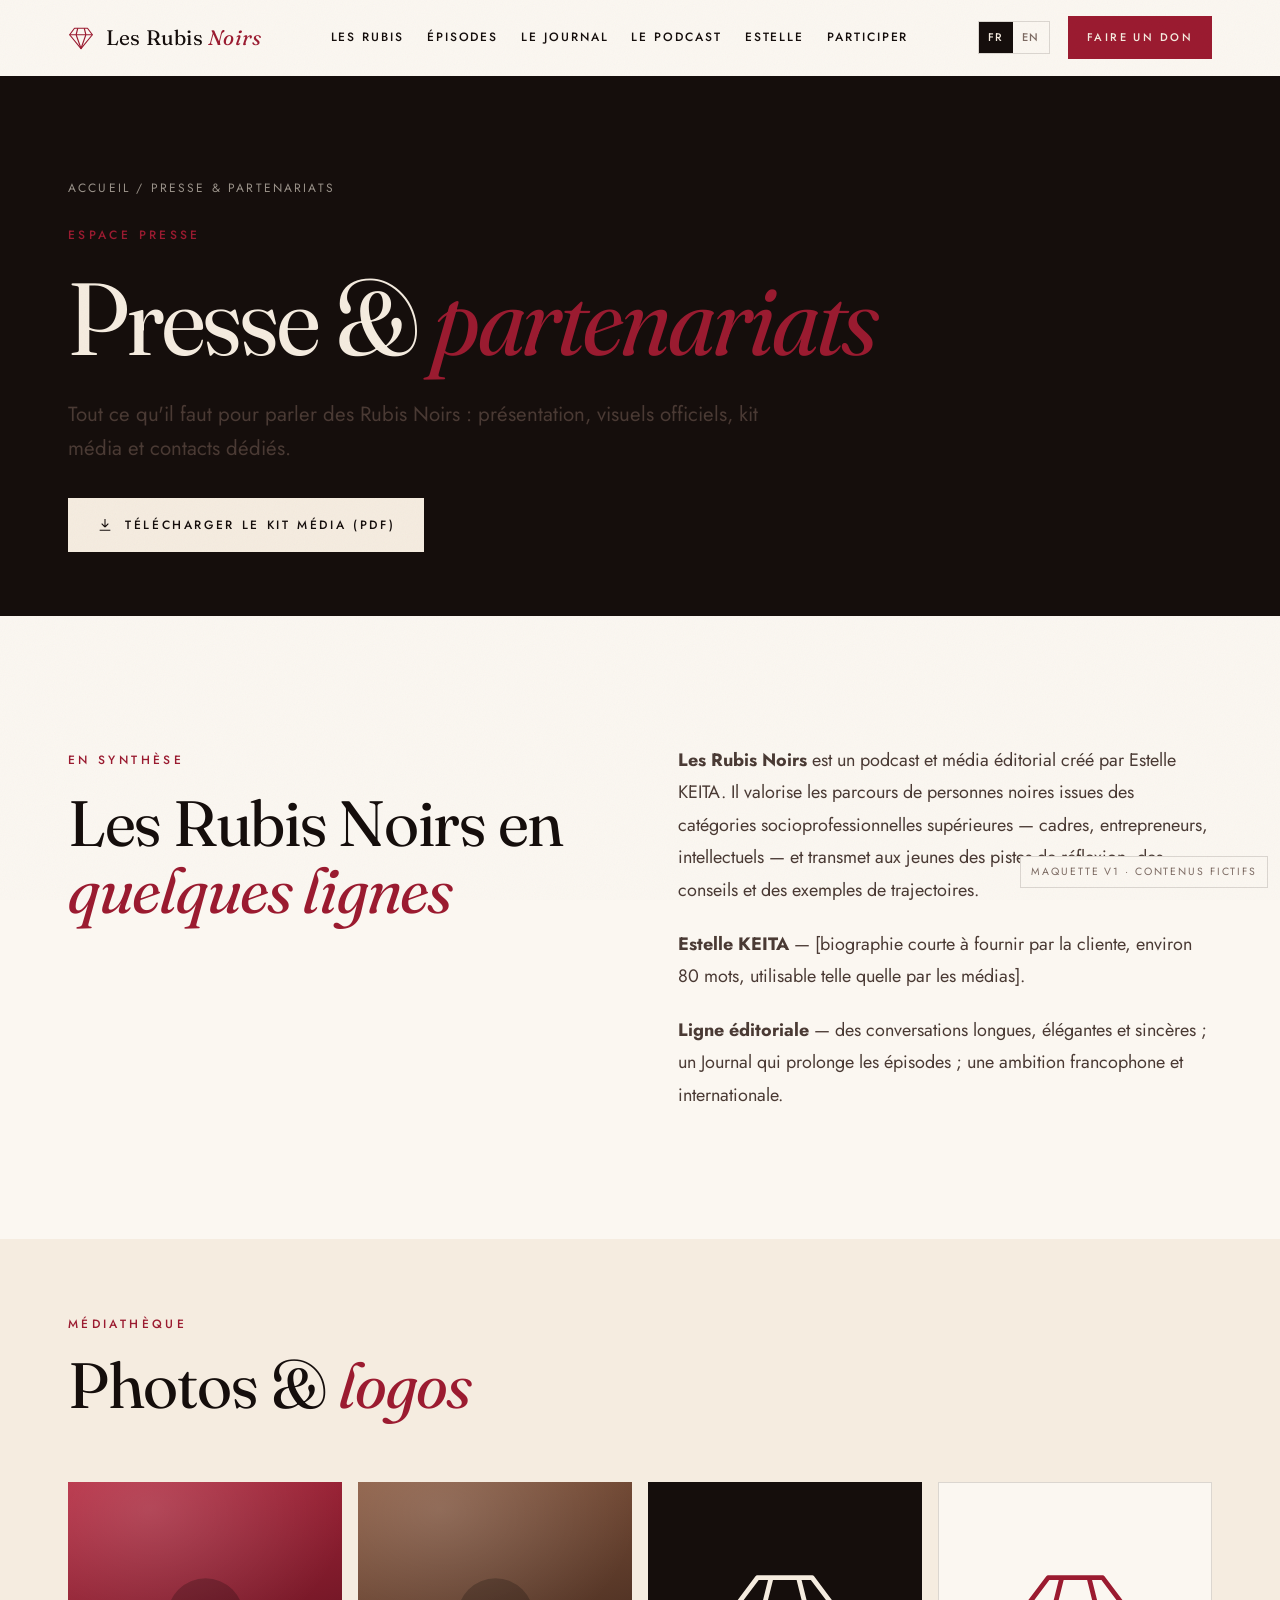
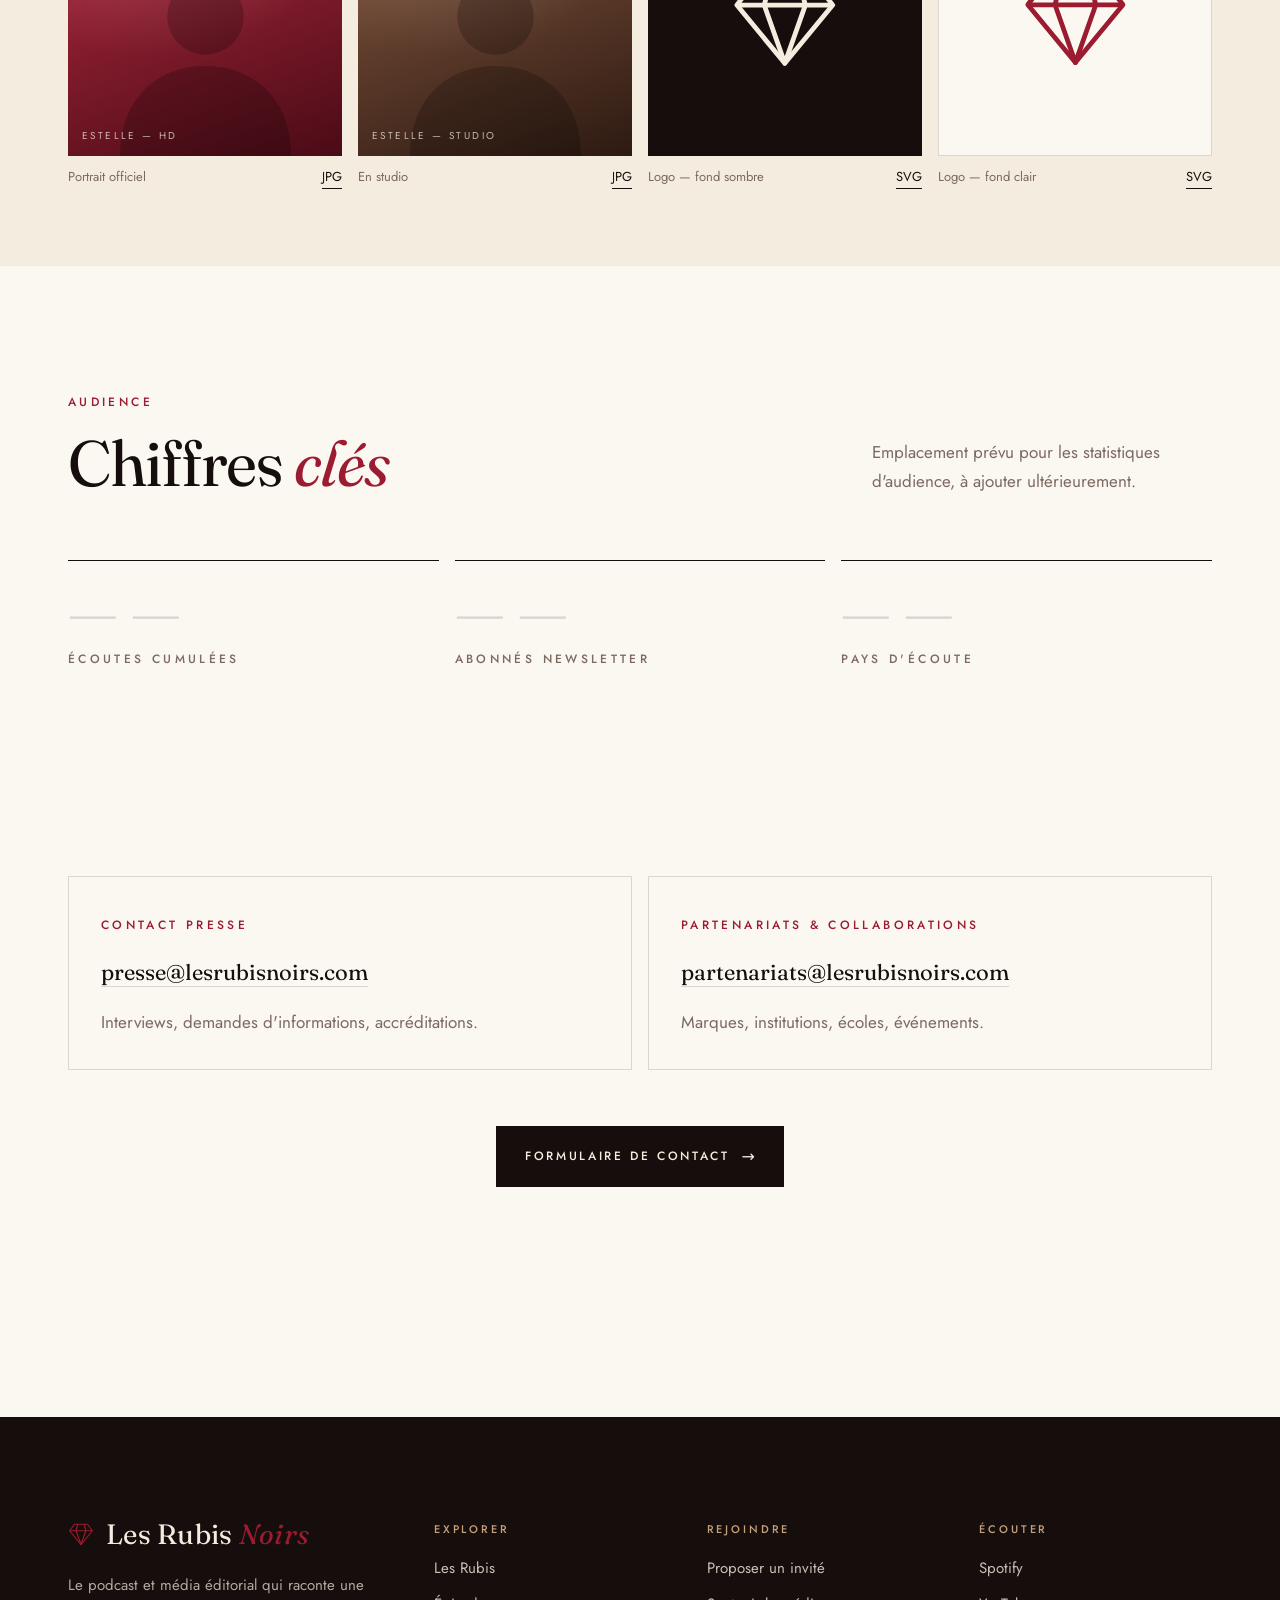
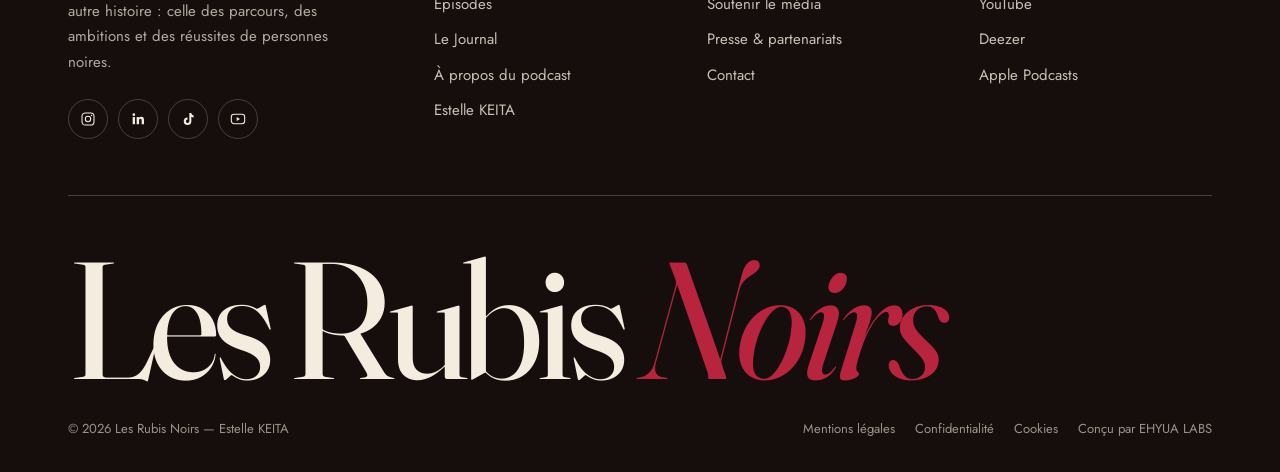
<file: presse.html>
<!doctype html>
<html lang="fr">
<head>
  <meta charset="utf-8">
  <meta name="viewport" content="width=device-width, initial-scale=1">
  <title>Presse & partenariats — Les Rubis Noirs</title>
  <meta name="description" content="Espace presse des Rubis Noirs : présentation, biographie d'Estelle KEITA, kit média, photos officielles et contacts.">
  <link rel="preconnect" href="https://fonts.googleapis.com">
  <link rel="preconnect" href="https://fonts.gstatic.com" crossorigin>
  <link href="https://fonts.googleapis.com/css2?family=Fraunces:ital,opsz,wght@0,9..144,300;0,9..144,400;1,9..144,300;1,9..144,400&family=Jost:wght@300;400;500;600&display=swap" rel="stylesheet">
  <link rel="stylesheet" href="assets/css/style.css">
</head>
<body data-page="presse">
  <a class="skip-link" href="#main">Aller au contenu</a>
  <div id="site-header"></div>

  <main id="main">
    <header class="page-hero dark">
      <div class="wrap">
        <nav class="breadcrumb" aria-label="Fil d'Ariane"><a href="index.html">Accueil</a> / Presse & partenariats</nav>
        <span class="label label-ruby">Espace presse</span>
        <h1 class="display">Presse & <em>partenariats</em></h1>
        <p class="lead">Tout ce qu'il faut pour parler des Rubis Noirs : présentation, visuels officiels, kit média et contacts dédiés.</p>
        <a class="btn btn-cream mt-m" href="#"><span data-icon="download"></span> Télécharger le kit média (PDF)</a>
      </div>
    </header>

    <section class="section">
      <div class="wrap split top">
        <div>
          <span class="label label-ruby">En synthèse</span>
          <h2 class="h2 mt-s">Les Rubis Noirs en <em>quelques lignes</em></h2>
        </div>
        <div class="prose">
          <p><strong>Les Rubis Noirs</strong> est un podcast et média éditorial créé par Estelle KEITA. Il valorise les parcours de personnes noires issues des catégories socioprofessionnelles supérieures — cadres, entrepreneurs, intellectuels — et transmet aux jeunes des pistes de réflexion, des conseils et des exemples de trajectoires.</p>
          <p><strong>Estelle KEITA</strong> — [biographie courte à fournir par la cliente, environ 80 mots, utilisable telle quelle par les médias].</p>
          <p><strong>Ligne éditoriale</strong> — des conversations longues, élégantes et sincères ; un Journal qui prolonge les épisodes ; une ambition francophone et internationale.</p>
        </div>
      </div>
    </section>

    <section class="section-sm bg-cream">
      <div class="wrap">
        <div class="section-head"><div><span class="label label-ruby">Médiathèque</span><h2 class="h2">Photos & <em>logos</em></h2></div></div>
        <div class="assets">
          <figure><div class="ph tone-ruby" data-label="Estelle — HD"></div><figcaption>Portrait officiel <a href="#">JPG</a></figcaption></figure>
          <figure><div class="ph tone-brown" data-label="Estelle — studio"></div><figcaption>En studio <a href="#">JPG</a></figcaption></figure>
          <figure><div class="logo-tile bg-ink" style="color:var(--cream)" data-logo></div><figcaption>Logo — fond sombre <a href="#">SVG</a></figcaption></figure>
          <figure><div class="logo-tile" style="background:var(--ivory);border:1px solid var(--rule);color:var(--ruby)" data-logo></div><figcaption>Logo — fond clair <a href="#">SVG</a></figcaption></figure>
        </div>
      </div>
    </section>

    <section class="section">
      <div class="wrap">
        <div class="section-head"><div><span class="label label-ruby">Audience</span><h2 class="h2">Chiffres <em>clés</em></h2></div><p class="muted" style="max-width:34ch">Emplacement prévu pour les statistiques d'audience, à ajouter ultérieurement.</p></div>
        <div class="stats-ph">
          <div><div class="v">— —</div><span class="label muted">Écoutes cumulées</span></div>
          <div><div class="v">— —</div><span class="label muted">Abonnés newsletter</span></div>
          <div><div class="v">— —</div><span class="label muted">Pays d'écoute</span></div>
        </div>
      </div>
    </section>

    <section class="section-sm">
      <div class="wrap contact-cards">
        <div>
          <span class="label label-ruby">Contact presse</span>
          <p class="mt-s"><a class="mail" href="mailto:presse@lesrubisnoirs.com">presse@lesrubisnoirs.com</a></p>
          <p class="muted mt-s">Interviews, demandes d'informations, accréditations.</p>
        </div>
        <div>
          <span class="label label-ruby">Partenariats & collaborations</span>
          <p class="mt-s"><a class="mail" href="mailto:partenariats@lesrubisnoirs.com">partenariats@lesrubisnoirs.com</a></p>
          <p class="muted mt-s">Marques, institutions, écoles, événements.</p>
        </div>
      </div>
      <div class="wrap center mt-l"><a class="btn btn-ink" href="contact.html?type=partenariat">Formulaire de contact <span class="ar" aria-hidden="true">→</span></a></div>
    </section>
    <div class="section-sm"></div>
  </main>

  <div id="site-footer"></div>
  <script src="assets/js/data.js"></script>
  <script src="assets/js/main.js"></script>
  <script>
    document.querySelectorAll("[data-logo]").forEach((el) => {
      el.innerHTML = RN.icons.gem.replace('class="brand-mark"', "");
    });
  </script>
</body>
</html>
</file>
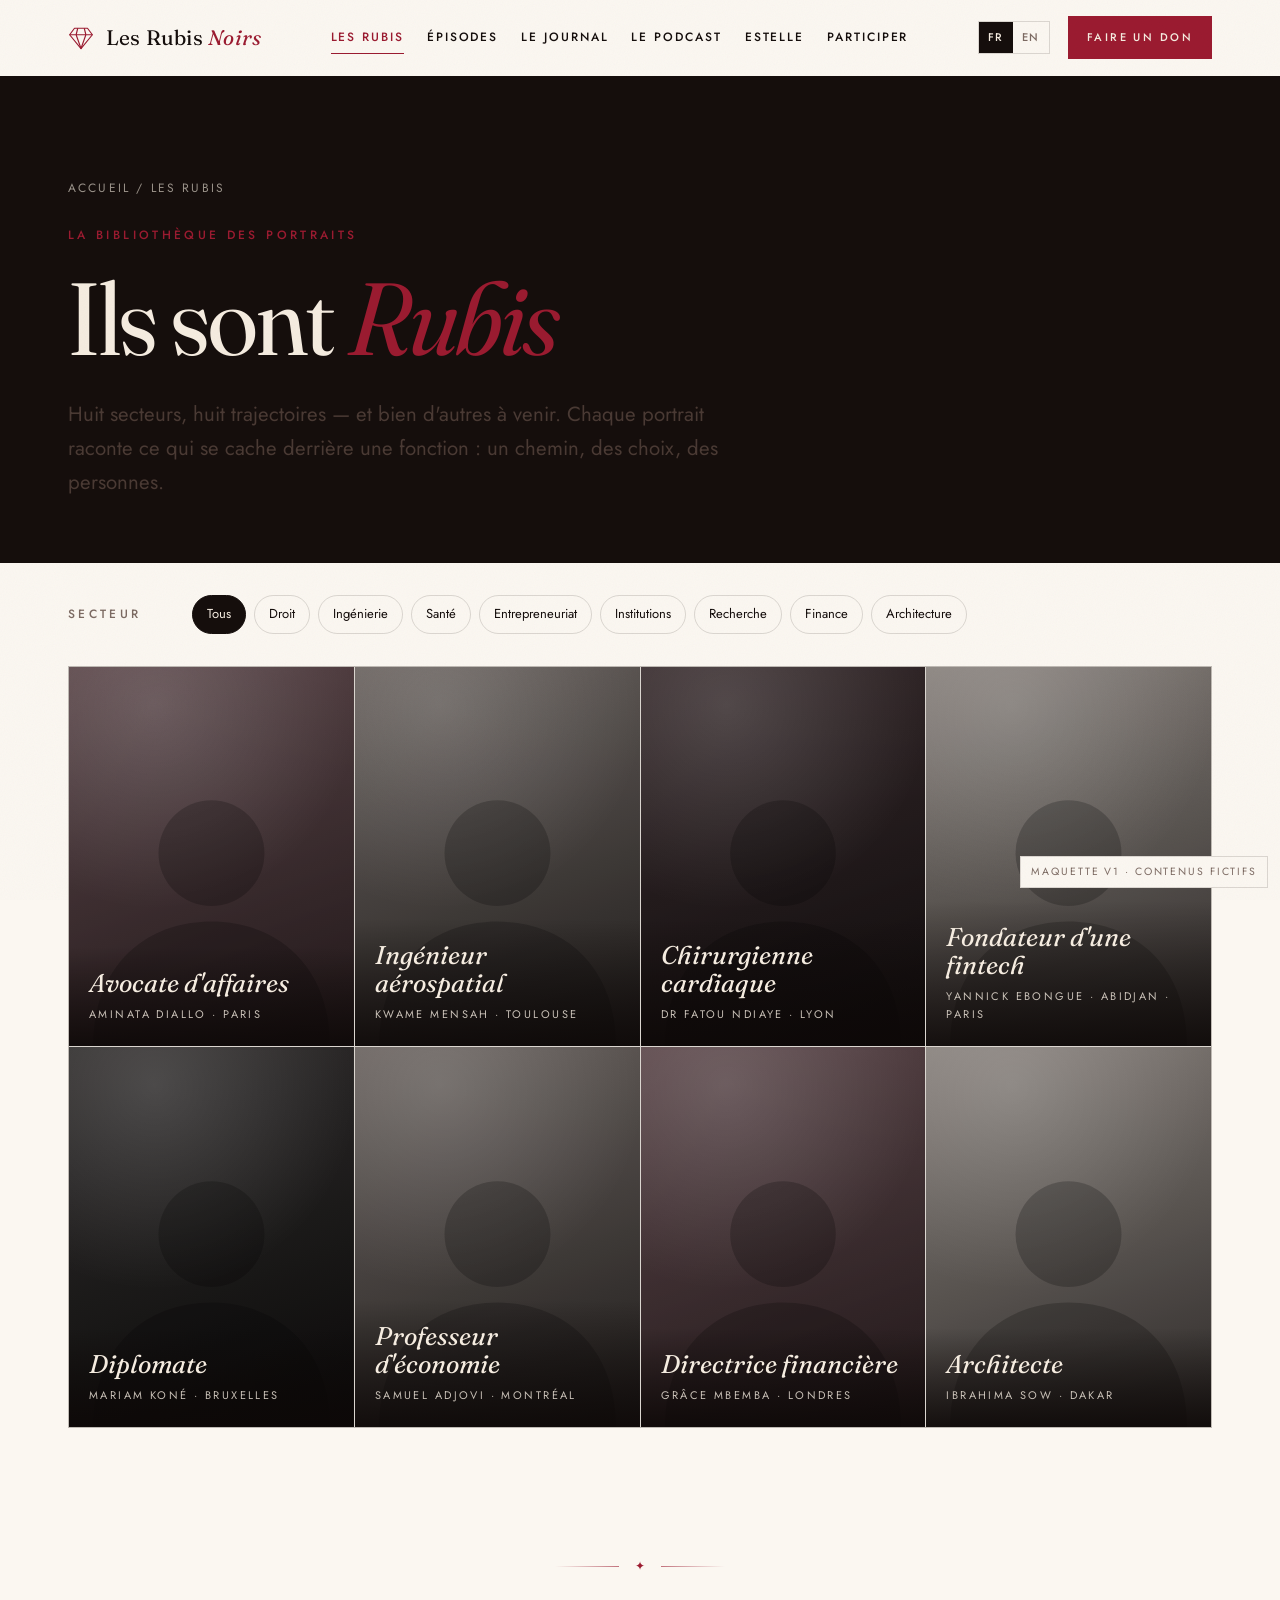
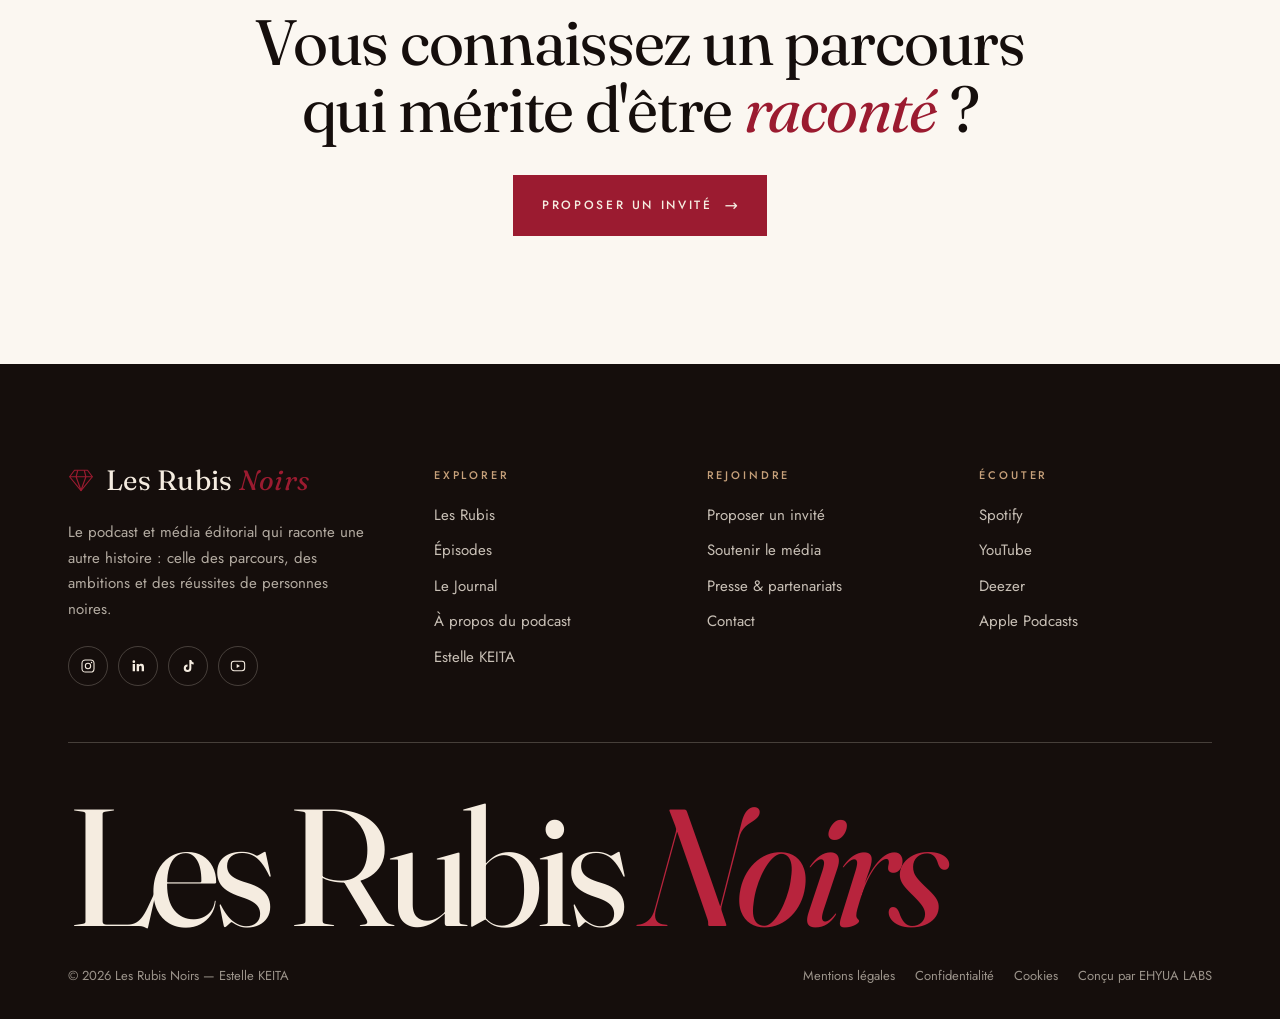
<file: rubis.html>
<!doctype html>
<html lang="fr">
<head>
  <meta charset="utf-8">
  <meta name="viewport" content="width=device-width, initial-scale=1">
  <title>Les Rubis — Portraits des invités | Les Rubis Noirs</title>
  <meta name="description" content="La bibliothèque des portraits des Rubis Noirs : avocates, ingénieurs, chirurgiennes, entrepreneurs, diplomates… Découvrez leurs parcours.">
  <link rel="preconnect" href="https://fonts.googleapis.com">
  <link rel="preconnect" href="https://fonts.gstatic.com" crossorigin>
  <link href="https://fonts.googleapis.com/css2?family=Fraunces:ital,opsz,wght@0,9..144,300;0,9..144,400;1,9..144,300;1,9..144,400&family=Jost:wght@300;400;500;600&display=swap" rel="stylesheet">
  <link rel="stylesheet" href="assets/css/style.css">
</head>
<body data-page="rubis">
  <a class="skip-link" href="#main">Aller au contenu</a>
  <div id="site-header"></div>

  <main id="main">
    <header class="page-hero dark">
      <div class="wrap">
        <nav class="breadcrumb" aria-label="Fil d'Ariane"><a href="index.html">Accueil</a> / Les Rubis</nav>
        <span class="label label-ruby">La bibliothèque des portraits</span>
        <h1 class="display">Ils sont <em>Rubis</em></h1>
        <p class="lead">Huit secteurs, huit trajectoires — et bien d'autres à venir. Chaque portrait raconte ce qui se cache derrière une fonction : un chemin, des choix, des personnes.</p>
      </div>
    </header>

    <section class="wrap">
      <div class="toolbar" style="border-bottom:0">
        <div class="filter-group">
          <span class="label">Secteur</span>
          <div class="chips" id="f-sector" role="group" aria-label="Filtrer par secteur"></div>
        </div>
      </div>
      <div class="mosaic" id="grid"></div>
    </section>

    <section class="section">
      <div class="wrap center">
        <div class="orn"><span>✦</span></div>
        <h2 class="h2 mt-m" style="max-width:20ch;margin-left:auto;margin-right:auto">Vous connaissez un parcours qui mérite d'être <em>raconté</em> ?</h2>
        <a class="btn btn-ruby mt-m" href="participer.html">Proposer un invité <span class="ar" aria-hidden="true">→</span></a>
      </div>
    </section>
  </main>

  <div id="site-footer"></div>

  <script src="assets/js/data.js"></script>
  <script src="assets/js/main.js"></script>
  <script>
    (function () {
      const RN = window.RN;
      let sector = null;
      const chips = document.getElementById("f-sector");
      const grid = document.getElementById("grid");
      function render() {
        const c = (v, on) => `<button type="button" class="chip" data-v="${v}" aria-pressed="${on}">${v}</button>`;
        chips.innerHTML = c("Tous", !sector) + RN.sectors.map((s) => c(s, s === sector)).join("");
        grid.innerHTML = RN.guests.filter((g) => !sector || g.sector === sector).map(RN.mosaicTile).join("");
        RN.observeReveal(grid);
      }
      chips.addEventListener("click", (e) => {
        const b = e.target.closest(".chip"); if (!b) return;
        sector = b.dataset.v === "Tous" ? null : b.dataset.v; render();
      });
      render();
    })();
  </script>
</body>
</html>
</file>
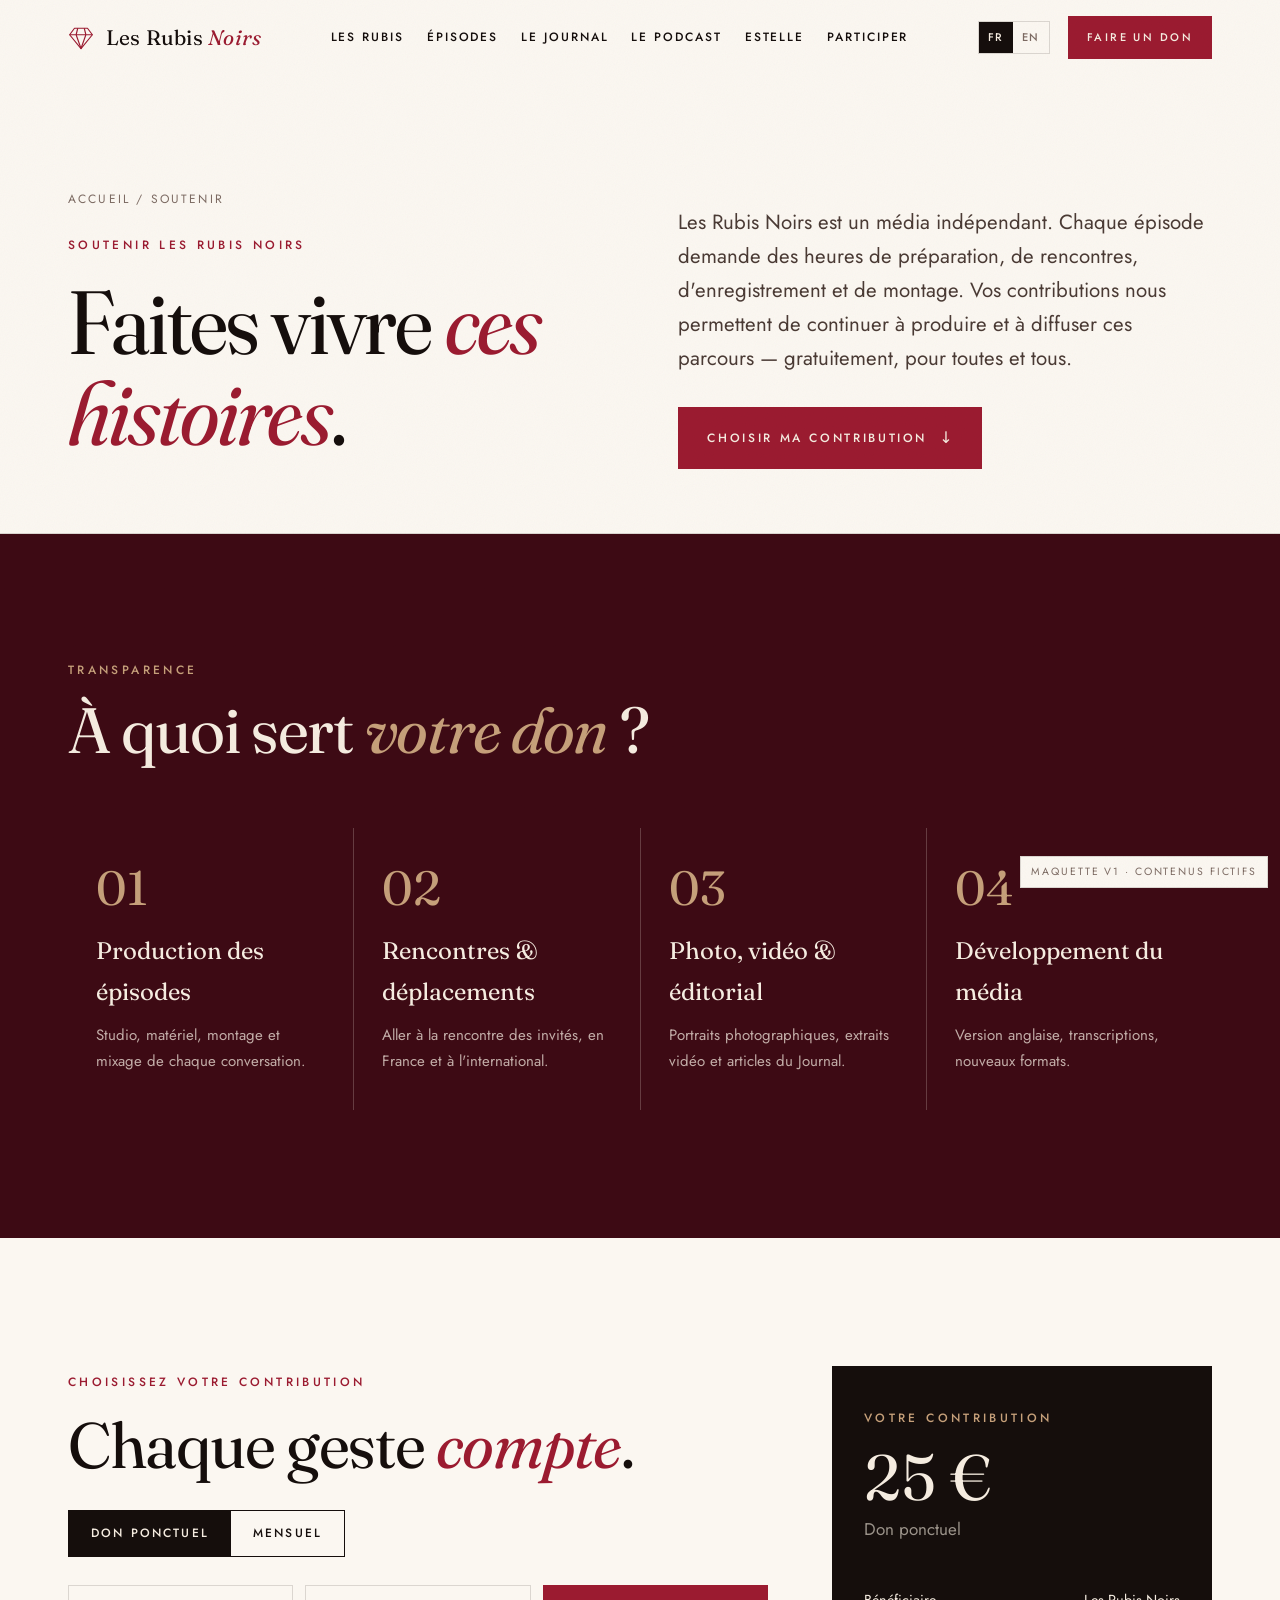
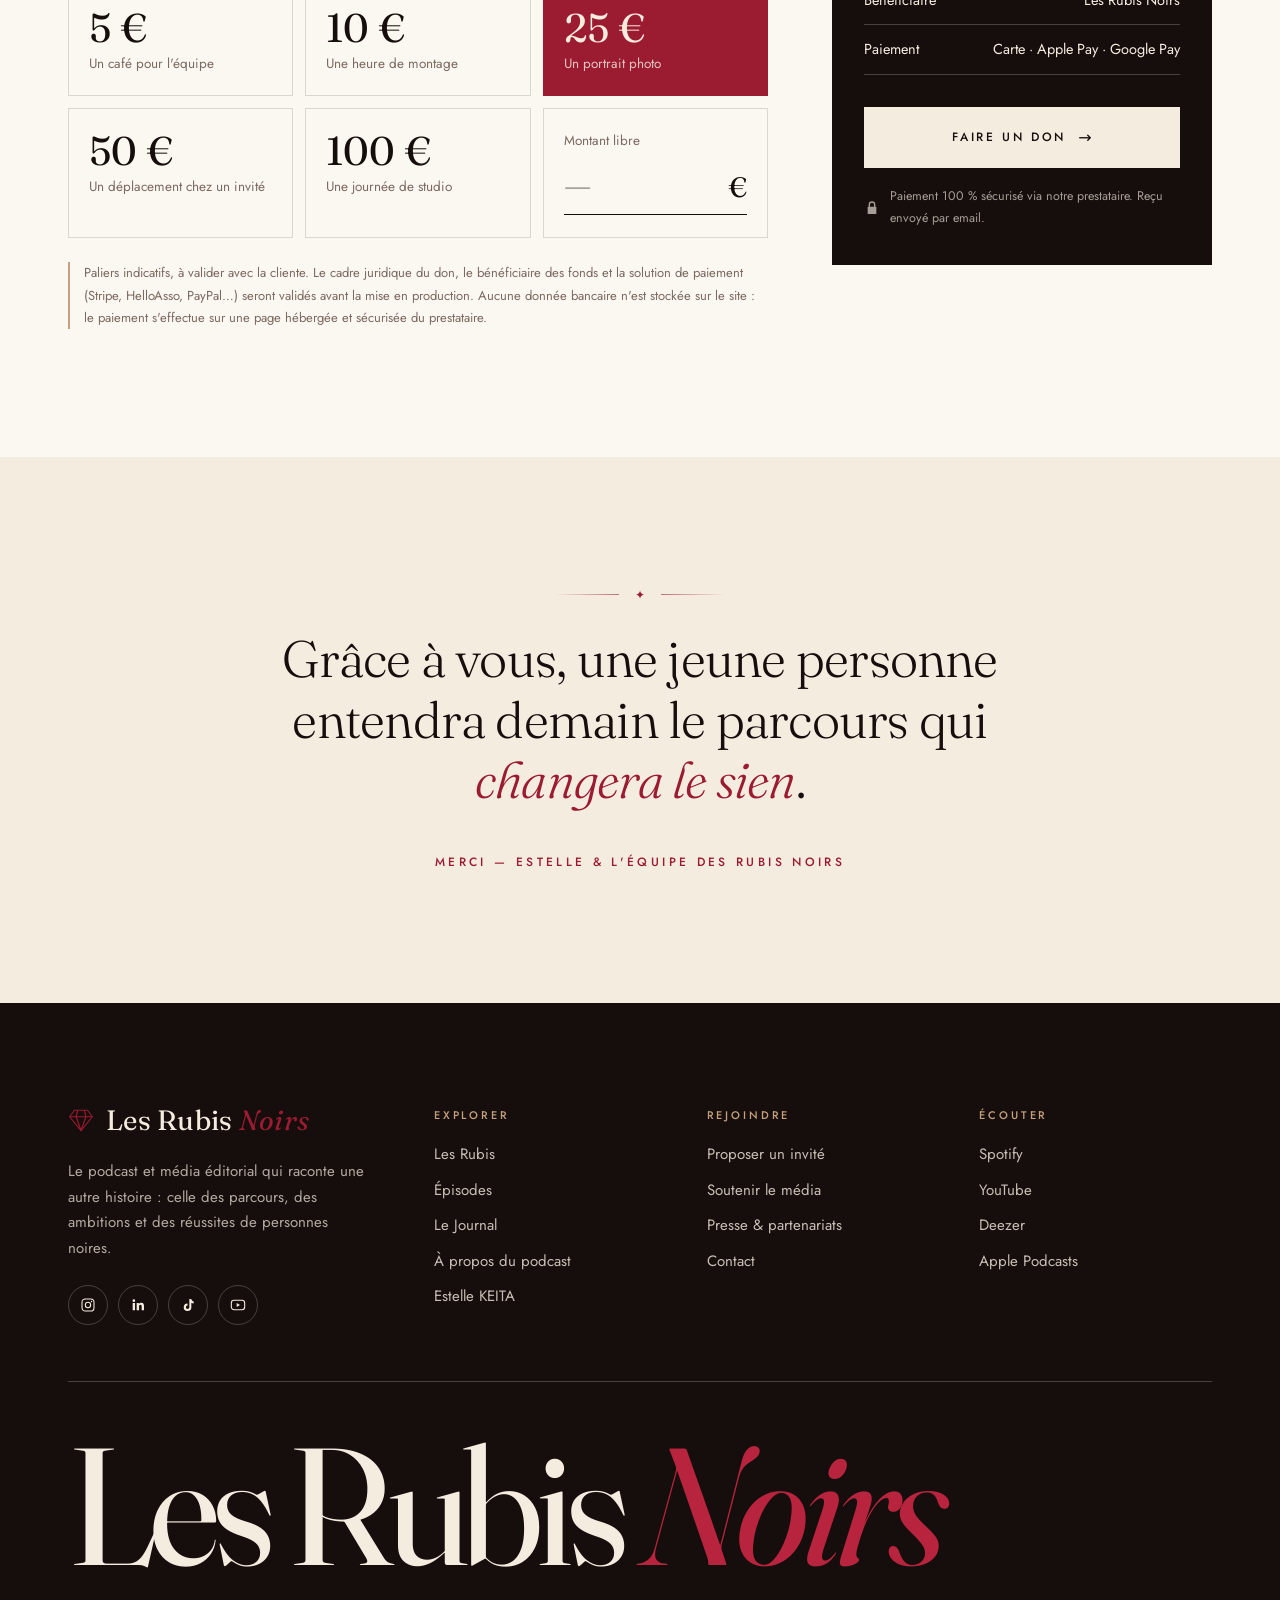
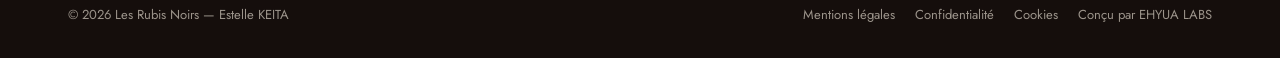
<file: soutenir.html>
<!doctype html>
<html lang="fr">
<head>
  <meta charset="utf-8">
  <meta name="viewport" content="width=device-width, initial-scale=1">
  <title>Soutenir Les Rubis Noirs — Faire un don</title>
  <meta name="description" content="Soutenez Les Rubis Noirs, média indépendant : votre don finance la production des épisodes, les rencontres avec les invités et le développement du média.">
  <link rel="preconnect" href="https://fonts.googleapis.com">
  <link rel="preconnect" href="https://fonts.gstatic.com" crossorigin>
  <link href="https://fonts.googleapis.com/css2?family=Fraunces:ital,opsz,wght@0,9..144,300;0,9..144,400;1,9..144,300;1,9..144,400&family=Jost:wght@300;400;500;600&display=swap" rel="stylesheet">
  <link rel="stylesheet" href="assets/css/style.css">
</head>
<body data-page="soutenir">
  <a class="skip-link" href="#main">Aller au contenu</a>
  <div id="site-header"></div>

  <main id="main">
    <!-- Introduction -->
    <header class="page-hero">
      <div class="wrap split">
        <div>
          <nav class="breadcrumb" aria-label="Fil d'Ariane"><a href="index.html">Accueil</a> / Soutenir</nav>
          <span class="label label-ruby">Soutenir Les Rubis Noirs</span>
          <h1 class="display" style="font-size:clamp(46px,7vw,104px)">Faites vivre <em>ces histoires</em>.</h1>
        </div>
        <div>
          <p class="lead">Les Rubis Noirs est un média indépendant. Chaque épisode demande des heures de préparation, de rencontres, d'enregistrement et de montage. Vos contributions nous permettent de continuer à produire et à diffuser ces parcours — gratuitement, pour toutes et tous.</p>
          <a class="btn btn-ruby mt-m" href="#don">Choisir ma contribution <span class="ar" aria-hidden="true">↓</span></a>
        </div>
      </div>
    </header>

    <!-- À quoi sert votre don -->
    <section class="section bg-wine" id="usage">
      <div class="wrap">
        <div class="section-head"><div><span class="label label-ruby">Transparence</span><h2 class="h2">À quoi sert <em>votre don</em> ?</h2></div></div>
        <div class="uses">
          <div class="reveal"><span class="n">01</span><h3>Production des épisodes</h3><p>Studio, matériel, montage et mixage de chaque conversation.</p></div>
          <div class="reveal reveal-d1"><span class="n">02</span><h3>Rencontres & déplacements</h3><p>Aller à la rencontre des invités, en France et à l'international.</p></div>
          <div class="reveal reveal-d2"><span class="n">03</span><h3>Photo, vidéo & éditorial</h3><p>Portraits photographiques, extraits vidéo et articles du Journal.</p></div>
          <div class="reveal reveal-d3"><span class="n">04</span><h3>Développement du média</h3><p>Version anglaise, transcriptions, nouveaux formats.</p></div>
        </div>
      </div>
    </section>

    <!-- Choisissez votre contribution -->
    <section class="section" id="don">
      <div class="wrap donate">
        <div>
          <span class="label label-ruby">Choisissez votre contribution</span>
          <h2 class="h2 mt-s" style="margin-bottom:32px">Chaque geste <em>compte</em>.</h2>
          <div class="freq" role="group" aria-label="Fréquence du don">
            <button type="button" data-freq="once" aria-pressed="true">Don ponctuel</button>
            <button type="button" data-freq="monthly" aria-pressed="false">Mensuel</button>
          </div>
          <div class="tiers" id="tiers" role="group" aria-label="Montant du don"></div>
          <p class="notice">Paliers indicatifs, à valider avec la cliente. Le cadre juridique du don, le bénéficiaire des fonds et la solution de paiement (Stripe, HelloAsso, PayPal…) seront validés avant la mise en production. Aucune donnée bancaire n'est stockée sur le site : le paiement s'effectue sur une page hébergée et sécurisée du prestataire.</p>
        </div>
        <aside class="summary-card" aria-live="polite">
          <span class="label" style="color:var(--sand)">Votre contribution</span>
          <div class="total" id="total">25 €</div>
          <div class="muted" id="freq-label" style="color:rgba(245,236,224,.6)">Don ponctuel</div>
          <div class="mt-m">
            <div class="row"><span>Bénéficiaire</span><span>Les Rubis Noirs</span></div>
            <div class="row"><span>Paiement</span><span>Carte · Apple Pay · Google Pay</span></div>
          </div>
          <button class="btn btn-cream btn-block mt-m" type="button" id="pay">Faire un don <span class="ar" aria-hidden="true">→</span></button>
          <p class="secure"><span data-icon="lock"></span> Paiement 100 % sécurisé via notre prestataire. Reçu envoyé par email.</p>
        </aside>
      </div>
    </section>

    <!-- Remerciement -->
    <section class="section bg-cream">
      <div class="wrap quote-block">
        <div class="orn"><span>✦</span></div>
        <blockquote style="color:var(--ink)">Grâce à vous, une jeune personne entendra demain le parcours qui <em style="color:var(--ruby)">changera le sien</em>.</blockquote>
        <span class="label label-ruby">Merci — Estelle & l'équipe des Rubis Noirs</span>
      </div>
    </section>
  </main>

  <div id="site-footer"></div>

  <!-- Confirmation (simulation du retour du prestataire de paiement) -->
  <div class="modal" id="thanks" role="dialog" aria-modal="true" aria-labelledby="thanks-title" aria-hidden="true">
    <div class="modal-backdrop" data-close-modal></div>
    <div class="modal-box small">
      <button class="modal-close" type="button" data-close-modal aria-label="Fermer">×</button>
      <div class="modal-content" style="align-items:center">
        <div class="orn"><span>✦</span></div>
        <h2 class="display" id="thanks-title">Merci pour votre <em>soutien</em></h2>
        <p class="lead" id="thanks-text"></p>
        <p class="muted" style="font-size:14px">Maquette : en production, le visiteur est redirigé vers la page de paiement sécurisée du prestataire, puis revient sur cette confirmation. Un email de confirmation est envoyé lorsque le prestataire le permet.</p>
        <button class="btn btn-ink" type="button" data-close-modal>Retour au site</button>
      </div>
    </div>
  </div>

  <script src="assets/js/data.js"></script>
  <script src="assets/js/main.js"></script>
  <script>
    (function () {
      const RN = window.RN;
      const tiers = [
        { v: 5, d: "Un café pour l'équipe" },
        { v: 10, d: "Une heure de montage" },
        { v: 25, d: "Un portrait photo" },
        { v: 50, d: "Un déplacement chez un invité" },
        { v: 100, d: "Une journée de studio" }
      ];
      const state = { amount: 25, freq: "once", free: false };
      const box = document.getElementById("tiers");
      box.innerHTML = tiers.map((t) =>
        `<button type="button" class="tier" data-v="${t.v}" aria-pressed="${t.v === state.amount}"><span class="amt">${t.v} €</span><span class="desc">${t.d}</span></button>`
      ).join("") + `
        <div class="tier free" data-free aria-pressed="false" role="group" aria-label="Montant libre">
          <span class="desc">Montant libre</span>
          <label class="free-input"><span class="sr-only">Montant libre en euros</span><input id="free" type="number" inputmode="decimal" min="1" max="10000" step="1" placeholder="—"><span class="amt" style="font-size:28px">€</span></label>
        </div>`;

      const free = document.getElementById("free");
      const freeTile = box.querySelector("[data-free]");
      function update() {
        box.querySelectorAll(".tier[data-v]").forEach((b) => b.setAttribute("aria-pressed", String(!state.free && +b.dataset.v === state.amount)));
        freeTile.setAttribute("aria-pressed", String(state.free));
        const ok = state.amount >= 1;
        document.getElementById("total").textContent = ok ? `${state.amount.toLocaleString("fr-FR")} €` : "— €";
        document.getElementById("freq-label").textContent = state.freq === "monthly" ? "Chaque mois · résiliable à tout moment" : "Don ponctuel";
        document.getElementById("pay").disabled = !ok;
      }
      box.addEventListener("click", (e) => {
        const b = e.target.closest(".tier[data-v]");
        if (b) { state.amount = +b.dataset.v; state.free = false; free.value = ""; update(); }
        else if (e.target.closest("[data-free]")) { state.free = true; state.amount = +free.value || 0; free.focus(); update(); }
      });
      free.addEventListener("input", () => { state.free = true; state.amount = Math.max(0, Math.round(+free.value || 0)); update(); });
      document.querySelectorAll("[data-freq]").forEach((b) => b.addEventListener("click", () => {
        state.freq = b.dataset.freq;
        document.querySelectorAll("[data-freq]").forEach((x) => x.setAttribute("aria-pressed", String(x === b)));
        update();
      }));
      document.getElementById("pay").addEventListener("click", () => {
        document.getElementById("thanks-text").textContent =
          `Votre ${state.freq === "monthly" ? "don mensuel" : "don"} de ${state.amount.toLocaleString("fr-FR")} € contribue directement à la continuité des Rubis Noirs.`;
        RN.openModal("thanks");
      });
      update();
    })();
  </script>
</body>
</html>
</file>
<file: assets/css/style.css>
/* ==========================================================================
   LES RUBIS NOIRS — Maquette V1
   Direction : éditorial premium · rubis, bordeaux, marron, crème, noir
   Typo : Fraunces (titres) + Jost (texte, labels)
   ========================================================================== */

:root {
  --ruby: #9b1b30;
  --ruby-bright: #b8243d;
  --bordeaux: #5a0f1d;
  --wine: #3d0a14;
  --brown: #3a2219;
  --umber: #6e4632;
  --sand: #c6a07a;
  --cream: #f5ece0;
  --ivory: #fbf7f1;
  --ink: #150e0c;
  --ink-soft: #4a3a34;
  --muted: #7c6a62;
  --rule: rgba(21, 14, 12, 0.14);
  --rule-light: rgba(245, 236, 224, 0.22);

  --display: "Fraunces", Georgia, "Times New Roman", serif;
  --body: "Jost", system-ui, -apple-system, "Segoe UI", sans-serif;

  --wrap: 1240px;
  --gutter: clamp(16px, 4vw, 48px);
  --ease: cubic-bezier(0.22, 0.61, 0.36, 1);
  --header-h: 76px;
}

*, *::before, *::after { box-sizing: border-box; margin: 0; padding: 0; }
html { scroll-behavior: smooth; -webkit-text-size-adjust: 100%; }
body {
  background: var(--ivory);
  color: var(--ink);
  font-family: var(--body);
  font-size: 17px;
  line-height: 1.7;
  font-weight: 400;
  -webkit-font-smoothing: antialiased;
  overflow-x: clip;
}
img { display: block; max-width: 100%; }
a { color: inherit; text-decoration: none; }
button, input, select, textarea { font: inherit; color: inherit; }
button { cursor: pointer; background: none; border: 0; }
::selection { background: var(--ruby); color: var(--cream); }
:focus-visible { outline: 2px solid var(--ruby-bright); outline-offset: 3px; }

.skip-link {
  position: absolute; left: 16px; top: -60px; z-index: 300;
  background: var(--ink); color: var(--cream); padding: 10px 18px;
}
.skip-link:focus { top: 12px; }

/* grain discret */
.grain {
  position: fixed; inset: 0; z-index: 250; pointer-events: none; opacity: 0.045; mix-blend-mode: multiply;
  background-image: url("data:image/svg+xml,%3Csvg xmlns='http://www.w3.org/2000/svg' width='160' height='160'%3E%3Cfilter id='n'%3E%3CfeTurbulence type='fractalNoise' baseFrequency='0.9' numOctaves='2' stitchTiles='stitch'/%3E%3C/filter%3E%3Crect width='100%25' height='100%25' filter='url(%23n)'/%3E%3C/svg%3E");
}

/* ---------- Layout ---------- */
.wrap { max-width: var(--wrap); margin: 0 auto; padding: 0 var(--gutter); }
.wrap-narrow { max-width: 820px; margin: 0 auto; padding: 0 var(--gutter); }
.section { padding: clamp(72px, 10vw, 140px) 0; }
.section-sm { padding: clamp(48px, 6vw, 80px) 0; }
.bg-cream { background: var(--cream); }
.bg-ink { background: var(--ink); color: var(--cream); }
.bg-brown { background: var(--brown); color: var(--cream); }
.bg-ruby { background: var(--ruby); color: var(--cream); }
.bg-wine { background: var(--wine); color: var(--cream); }

/* ---------- Type ---------- */
.label {
  font-family: var(--body); font-weight: 500; font-size: 12px; line-height: 1.4;
  letter-spacing: 0.28em; text-transform: uppercase;
}
.label-ruby { color: var(--ruby); }
.bg-ink .label-ruby, .bg-brown .label-ruby, .bg-wine .label-ruby { color: var(--sand); }

.display {
  font-family: var(--display); font-weight: 400; line-height: 1.02;
  letter-spacing: -0.02em; font-variation-settings: "opsz" 144, "SOFT" 30;
}
.display em, .h2 em, .h3 em { font-style: italic; color: var(--ruby); font-weight: 400; }
.bg-ink .display em, .bg-brown .display em, .bg-wine .display em,
.bg-ink .h2 em, .bg-brown .h2 em, .bg-wine .h2 em { color: var(--sand); }
.bg-ruby .display em, .bg-ruby .h2 em { color: var(--cream); }

.h1 { font-size: clamp(44px, 8vw, 112px); }
.h2 { font-family: var(--display); font-weight: 400; font-size: clamp(34px, 5vw, 64px); line-height: 1.05; letter-spacing: -0.02em; }
.h3 { font-family: var(--display); font-weight: 400; font-size: clamp(24px, 2.6vw, 34px); line-height: 1.15; letter-spacing: -0.01em; }
.lead { font-size: clamp(18px, 1.6vw, 21px); line-height: 1.65; color: var(--ink-soft); }
.bg-ink .lead, .bg-brown .lead, .bg-wine .lead, .bg-ruby .lead { color: rgba(245, 236, 224, 0.82); }
.muted { color: var(--muted); }
.serif-it { font-family: var(--display); font-style: italic; }

.section-head { display: flex; align-items: flex-end; justify-content: space-between; gap: 32px; margin-bottom: clamp(36px, 5vw, 64px); flex-wrap: wrap; }
.section-head .label { display: block; margin-bottom: 18px; }
.section-head .h2 { max-width: 16ch; }

/* ornement */
.orn { display: flex; align-items: center; justify-content: center; gap: 16px; color: var(--ruby); }
.orn::before, .orn::after { content: ""; height: 1px; width: 64px; background: linear-gradient(90deg, transparent, currentColor); opacity: 0.6; }
.orn::after { background: linear-gradient(90deg, currentColor, transparent); }
.orn span { font-size: 12px; }
.bg-ink .orn, .bg-ruby .orn, .bg-wine .orn, .bg-brown .orn { color: var(--sand); }

/* ---------- Buttons ---------- */
.btn {
  display: inline-flex; align-items: center; justify-content: center; gap: 12px;
  font-family: var(--body); font-weight: 500; font-size: 12px; letter-spacing: 0.22em; text-transform: uppercase;
  padding: 16px 28px; border: 1px solid transparent; border-radius: 0; white-space: nowrap;
  transition: background 0.3s var(--ease), color 0.3s var(--ease), border-color 0.3s var(--ease), transform 0.3s var(--ease);
}
.btn .ar { font-size: 16px; letter-spacing: 0; transition: transform 0.3s var(--ease); }
.btn:hover .ar { transform: translateX(5px); }
.btn-ruby { background: var(--ruby); color: var(--cream); border-color: var(--ruby); }
.btn-ruby:hover { background: var(--bordeaux); border-color: var(--bordeaux); }
.btn-ink { background: var(--ink); color: var(--cream); border-color: var(--ink); }
.btn-ink:hover { background: var(--ruby); border-color: var(--ruby); }
.btn-line { color: var(--ink); border-color: var(--ink); }
.btn-line:hover { background: var(--ink); color: var(--cream); }
.btn-cream { background: var(--cream); color: var(--ink); border-color: var(--cream); }
.btn-cream:hover { background: #fff; border-color: #fff; }
.btn-line-cream { color: var(--cream); border-color: rgba(245, 236, 224, 0.5); }
.btn-line-cream:hover { background: var(--cream); color: var(--ink); border-color: var(--cream); }
.btn-sm { padding: 11px 18px; font-size: 11px; }
.btn svg { width: 16px; height: 16px; fill: currentColor; flex-shrink: 0; }
.btn-block { width: 100%; }
.btn[disabled] { opacity: 0.45; cursor: not-allowed; }

.link-arrow {
  display: inline-flex; align-items: center; gap: 10px; font-size: 12px; font-weight: 500;
  letter-spacing: 0.22em; text-transform: uppercase; border-bottom: 1px solid currentColor; padding-bottom: 4px;
}
.link-arrow:hover { color: var(--ruby); }
.bg-ink .link-arrow:hover, .bg-brown .link-arrow:hover { color: var(--sand); }

/* ---------- Placeholder photo (maquette) ---------- */
.ph {
  position: relative; overflow: hidden; background-color: var(--umber);
  background-image:
    url("data:image/svg+xml,%3Csvg xmlns='http://www.w3.org/2000/svg' viewBox='0 0 100 100'%3E%3Cg fill='%23000' fill-opacity='.22'%3E%3Ccircle cx='50' cy='38' r='17'/%3E%3Cpath d='M12 100c0-26 17-40 38-40s38 14 38 40z'/%3E%3C/g%3E%3C/svg%3E"),
    radial-gradient(120% 90% at 30% 10%, rgba(255, 255, 255, 0.16), transparent 60%),
    linear-gradient(160deg, var(--ph-a, #7a4a35), var(--ph-b, #2b1610));
  background-repeat: no-repeat; background-position: center bottom, center, center;
  background-size: auto 82%, cover, cover;
}
.ph.no-figure { background-image: radial-gradient(120% 90% at 30% 10%, rgba(255,255,255,.16), transparent 60%), linear-gradient(160deg, var(--ph-a, #7a4a35), var(--ph-b, #2b1610)); background-size: cover; }
.ph::after {
  content: attr(data-label); position: absolute; left: 14px; bottom: 12px; right: 14px;
  font-size: 10px; letter-spacing: 0.24em; text-transform: uppercase; color: rgba(245, 236, 224, 0.75);
}
.tone-ruby { --ph-a: #b52a40; --ph-b: #4a0b16; }
.tone-wine { --ph-a: #6d1a26; --ph-b: #1e070b; }
.tone-brown { --ph-a: #8a5a41; --ph-b: #2d1a12; }
.tone-umber { --ph-a: #a77a58; --ph-b: #3f271b; }
.tone-ink { --ph-a: #3c2a25; --ph-b: #0d0807; }
.tone-sand { --ph-a: #d2b08c; --ph-b: #7b5640; }

/* ---------- Header ---------- */
.site-header {
  position: sticky; top: 0; z-index: 100; height: var(--header-h);
  background: rgba(251, 247, 241, 0.92); backdrop-filter: saturate(1.4) blur(10px); -webkit-backdrop-filter: saturate(1.4) blur(10px);
  border-bottom: 1px solid transparent; transition: border-color 0.3s, background 0.3s;
}
.site-header.scrolled { border-bottom-color: var(--rule); }
.site-header .wrap { height: 100%; display: flex; align-items: center; justify-content: space-between; gap: 24px; }
.brand { display: inline-flex; align-items: center; gap: 12px; flex-shrink: 0; }
.brand-mark { width: 26px; height: 26px; color: var(--ruby); }
.brand-name { font-family: var(--display); font-size: 21px; letter-spacing: 0.01em; line-height: 1; }
.brand-name em { font-style: italic; color: var(--ruby); }

.main-nav { display: flex; align-items: center; gap: clamp(14px, 1.8vw, 28px); }
.main-nav a.nav-link {
  font-size: 12px; font-weight: 500; letter-spacing: 0.16em; text-transform: uppercase; position: relative; padding: 6px 0;
}
.main-nav a.nav-link::after {
  content: ""; position: absolute; left: 0; right: 0; bottom: 0; height: 1px; background: var(--ruby);
  transform: scaleX(0); transform-origin: left; transition: transform 0.35s var(--ease);
}
.main-nav a.nav-link:hover::after, .main-nav a.nav-link[aria-current="page"]::after { transform: scaleX(1); }
.main-nav a.nav-link[aria-current="page"] { color: var(--ruby); }

.header-tools { display: flex; align-items: center; gap: 18px; }
.lang { display: inline-flex; border: 1px solid var(--rule); }
.lang button { font-size: 11px; letter-spacing: 0.14em; padding: 6px 9px; font-weight: 500; color: var(--muted); }
.lang button[aria-pressed="true"] { background: var(--ink); color: var(--cream); }

.menu-toggle { display: none; width: 44px; height: 44px; position: relative; }
.menu-toggle span { position: absolute; left: 10px; right: 10px; height: 1.5px; background: var(--ink); transition: transform 0.3s, opacity 0.3s, top 0.3s; }
.menu-toggle span:nth-child(1) { top: 16px; }
.menu-toggle span:nth-child(2) { top: 22px; }
.menu-toggle span:nth-child(3) { top: 28px; }
.menu-open .menu-toggle span:nth-child(1) { top: 22px; transform: rotate(45deg); }
.menu-open .menu-toggle span:nth-child(2) { opacity: 0; }
.menu-open .menu-toggle span:nth-child(3) { top: 22px; transform: rotate(-45deg); }

@media (max-width: 1100px) {
  .menu-toggle { display: block; }
  .header-tools .btn-don { display: none; }
  .main-nav {
    position: fixed; inset: var(--header-h) 0 0 0; background: var(--ink); color: var(--cream);
    flex-direction: column; align-items: flex-start; justify-content: flex-start; gap: 0;
    padding: 32px var(--gutter) 48px; overflow-y: auto;
    opacity: 0; visibility: hidden; transform: translateY(-8px); transition: opacity 0.3s, transform 0.3s, visibility 0.3s;
  }
  .menu-open .main-nav { opacity: 1; visibility: visible; transform: none; }
  .main-nav a.nav-link {
    font-family: var(--display); text-transform: none; letter-spacing: -0.01em; font-size: 32px; font-weight: 400;
    padding: 10px 0; width: 100%; border-bottom: 1px solid var(--rule-light);
  }
  .main-nav a.nav-link::after { display: none; }
  .main-nav a.nav-link[aria-current="page"] { color: var(--sand); }
  .main-nav .nav-don { display: inline-flex !important; margin-top: 28px; }
}
.main-nav .nav-don { display: none; }
@media (min-width: 1101px) { .main-nav .nav-extra { display: none; } }
@media (max-width: 520px) {
  .brand-name { font-size: 18px; }
  .lang { display: none; }
  .main-nav .lang-mobile { display: inline-flex !important; margin-top: 20px; border-color: var(--rule-light); }
}
.main-nav .lang-mobile { display: none; }
.main-nav .lang-mobile button { color: rgba(245,236,224,.6); }
.main-nav .lang-mobile button[aria-pressed="true"] { background: var(--cream); color: var(--ink); }

/* ---------- Hero (accueil) ---------- */
.hero {
  position: relative; background: var(--ink); color: var(--cream); overflow: hidden;
  min-height: calc(100svh - var(--header-h)); display: flex; flex-direction: column;
}
.hero-top {
  display: flex; justify-content: space-between; gap: 16px; padding-top: 22px; padding-bottom: 22px;
  border-bottom: 1px solid var(--rule-light); color: rgba(245, 236, 224, 0.7); flex-wrap: wrap;
}
.hero-grid {
  flex: 1; display: grid; grid-template-columns: 1.05fr 0.95fr; gap: clamp(24px, 4vw, 64px);
  align-items: stretch; padding-top: clamp(32px, 5vw, 64px); padding-bottom: clamp(40px, 5vw, 72px);
}
.hero-copy { display: flex; flex-direction: column; justify-content: space-between; gap: 40px; }
.hero-title { font-size: clamp(54px, 9.2vw, 148px); line-height: 0.92; }
.hero-title .line { display: block; overflow: hidden; }
.hero-title .line > span { display: inline-block; animation: rise 1.1s var(--ease) both; }
.hero-title .line:nth-child(2) > span { animation-delay: 0.12s; }
.hero-title .line:nth-child(3) > span { animation-delay: 0.24s; }
@keyframes rise { from { transform: translateY(105%); } to { transform: none; } }
.hero-sub { max-width: 34ch; font-size: clamp(18px, 1.5vw, 21px); color: rgba(245, 236, 224, 0.8); }
.hero-ctas { display: flex; gap: 14px; flex-wrap: wrap; margin-top: 28px; }
.hero-photo { position: relative; min-height: 460px; }
.hero-photo .ph { position: absolute; inset: 0; animation: fadeIn 1.4s var(--ease) both 0.2s; }
.hero-photo figcaption {
  position: absolute; right: -1px; bottom: 28px; background: var(--ivory); color: var(--ink);
  padding: 16px 22px; max-width: 280px;
}
.hero-photo figcaption strong { display: block; font-family: var(--display); font-weight: 400; font-size: 22px; line-height: 1.1; }
.hero-photo .issue {
  position: absolute; top: 18px; left: 18px; width: 92px; height: 92px; border-radius: 50%;
  border: 1px solid rgba(245, 236, 224, 0.5); display: grid; place-items: center; text-align: center;
  font-size: 10px; letter-spacing: 0.2em; text-transform: uppercase; line-height: 1.5; color: var(--cream);
  animation: spin 30s linear infinite;
}
@keyframes spin { to { transform: rotate(360deg); } }
@keyframes fadeIn { from { opacity: 0; transform: scale(1.03); } to { opacity: 1; transform: none; } }
@media (max-width: 900px) {
  .hero-grid { grid-template-columns: 1fr; }
  .hero-photo { min-height: 120vw; max-height: 620px; order: -1; }
  .hero-photo figcaption { bottom: 16px; padding: 12px 16px; }
}

/* ---------- Marquee ---------- */
.marquee { background: var(--ruby); color: var(--cream); overflow: hidden; padding: 18px 0; white-space: nowrap; }
.marquee-track { display: inline-flex; gap: 0; animation: marquee 48s linear infinite; }
.marquee-track span { font-family: var(--display); font-style: italic; font-size: clamp(20px, 2.2vw, 30px); padding: 0 22px; }
.marquee-track span.sep { font-style: normal; font-size: 14px; color: var(--sand); padding: 0; align-self: center; }
@keyframes marquee { to { transform: translateX(-50%); } }

/* ---------- Statement ---------- */
.statement { text-align: center; }
.statement .display { font-size: clamp(30px, 4.4vw, 60px); line-height: 1.12; max-width: 22ch; margin: 28px auto 32px; }
.statement .lead { max-width: 60ch; margin: 0 auto; }

/* ---------- Épisodes phares (accordéon) ---------- */
.feat { display: flex; gap: 12px; height: clamp(520px, 62vw, 640px); }
.feat-item {
  position: relative; flex: 1; min-width: 0; overflow: hidden; cursor: pointer; text-align: left;
  transition: flex 0.7s var(--ease), filter 0.6s var(--ease), opacity 0.6s var(--ease);
  filter: grayscale(1) brightness(0.8); opacity: 0.7; color: var(--cream); display: block;
}
.feat-item:hover { opacity: 0.9; }
.feat-item.is-active { flex: 3.4; filter: none; opacity: 1; cursor: default; }
.feat-item .ph { position: absolute; inset: 0; transition: transform 1.2s var(--ease); }
.feat-item .ph::after { display: none; }
.feat-item.is-active .ph { transform: scale(1.03); }
.feat-item::before {
  content: ""; position: absolute; inset: 0; z-index: 1;
  background: linear-gradient(180deg, rgba(13, 8, 7, 0.1) 30%, rgba(13, 8, 7, 0.88));
}
.feat-num { position: absolute; z-index: 2; top: 20px; left: 22px; font-family: var(--display); font-size: 15px; letter-spacing: 0.08em; }
.feat-vtitle {
  position: absolute; z-index: 2; left: 50%; bottom: 28px; transform: translateX(-50%) rotate(180deg);
  writing-mode: vertical-rl; font-family: var(--display); font-size: 24px; white-space: nowrap; transition: opacity 0.4s;
}
.feat-item.is-active .feat-vtitle { opacity: 0; pointer-events: none; }
.feat-body {
  position: absolute; z-index: 2; left: 0; right: 0; bottom: 0; padding: clamp(22px, 3vw, 40px);
  opacity: 0; transform: translateY(16px); transition: opacity 0.5s var(--ease), transform 0.5s var(--ease); pointer-events: none;
}
.feat-item.is-active .feat-body { opacity: 1; transform: none; pointer-events: auto; transition-delay: 0.3s; }
.feat-body .label { color: var(--sand); }
.feat-body h3 { font-family: var(--display); font-weight: 400; font-size: clamp(28px, 3.2vw, 44px); line-height: 1.05; margin: 12px 0 8px; max-width: 18ch; }
.feat-body .guest { font-size: 15px; color: rgba(245, 236, 224, 0.85); }
.feat-body p.summary { max-width: 52ch; font-size: 15.5px; color: rgba(245, 236, 224, 0.78); margin: 14px 0 22px; }
.feat-actions { display: flex; align-items: center; gap: 22px; flex-wrap: wrap; }

@media (max-width: 760px) {
  .feat { flex-direction: column; height: auto; }
  .feat-item { flex: none; height: 92px; transition: height 0.6s var(--ease), filter 0.6s, opacity 0.6s; }
  .feat-item.is-active { height: 560px; flex: none; }
  .feat-vtitle { writing-mode: horizontal-tb; transform: none; left: 70px; bottom: auto; top: 30px; font-size: 22px; }
  .feat-num { top: 34px; }
}

/* plateformes monochromes */
.platforms { display: inline-flex; align-items: center; gap: 8px; }
.platform {
  width: 40px; height: 40px; display: grid; place-items: center; border: 1px solid currentColor; border-radius: 50%;
  transition: background 0.3s, color 0.3s, border-color 0.3s; opacity: 0.9;
}
.platform svg { width: 17px; height: 17px; fill: currentColor; }
.platform:hover { background: var(--cream); color: var(--ink); border-color: var(--cream); opacity: 1; }
.on-light .platform:hover { background: var(--ink); color: var(--cream); border-color: var(--ink); }
.platform-pill {
  display: inline-flex; align-items: center; gap: 10px; padding: 12px 18px; border: 1px solid var(--rule);
  font-size: 12px; letter-spacing: 0.16em; text-transform: uppercase; font-weight: 500; transition: all 0.3s;
}
.platform-pill svg { width: 16px; height: 16px; fill: currentColor; }
.platform-pill:hover { background: var(--ink); color: var(--cream); border-color: var(--ink); }

/* ---------- Galerie ---------- */
.gallery { display: grid; grid-template-columns: repeat(12, 1fr); grid-auto-rows: clamp(70px, 8vw, 110px); gap: 12px; }
.gallery .ph { transition: transform 0.6s var(--ease); }
.gallery figure { overflow: hidden; position: relative; }
.gallery figure:hover .ph { transform: scale(1.04); }
.gallery figure .ph { position: absolute; inset: 0; }
.g1 { grid-column: 1 / 6; grid-row: span 5; }
.g2 { grid-column: 6 / 9; grid-row: span 3; }
.g3 { grid-column: 9 / 13; grid-row: span 4; }
.g4 { grid-column: 6 / 9; grid-row: span 3; }
.g5 { grid-column: 9 / 13; grid-row: span 2; }
.g6 { grid-column: 1 / 4; grid-row: span 3; }
.g7 { grid-column: 4 / 9; grid-row: span 3; }
.g8 { grid-column: 9 / 13; grid-row: span 3; }
@media (max-width: 760px) {
  .gallery { grid-template-columns: repeat(2, 1fr); grid-auto-rows: 150px; }
  .gallery figure { grid-column: auto !important; grid-row: span 1 !important; }
  .gallery .g1, .gallery .g7 { grid-column: span 2 !important; grid-row: span 2 !important; }
}

/* ---------- Ils sont Rubis (mosaïque) ---------- */
.mosaic { display: grid; grid-template-columns: repeat(4, 1fr); gap: 1px; background: var(--rule); border: 1px solid var(--rule); }
.mosaic-tile { position: relative; aspect-ratio: 3 / 4; overflow: hidden; background: var(--ivory); display: block; }
.mosaic-tile .ph { position: absolute; inset: 0; transition: transform 0.8s var(--ease), filter 0.6s; filter: grayscale(0.85); }
.mosaic-tile .ph::after { display: none; }
.mosaic-tile:hover .ph { transform: scale(1.05); filter: none; }
.mosaic-tile .tile-info {
  position: absolute; inset: auto 0 0 0; padding: 22px 20px; color: var(--cream); z-index: 2;
  background: linear-gradient(180deg, transparent, rgba(13, 8, 7, 0.85));
}
.mosaic-tile .role { font-family: var(--display); font-style: italic; font-size: clamp(20px, 2vw, 26px); line-height: 1.1; }
.mosaic-tile .name {
  font-size: 11px; letter-spacing: 0.22em; text-transform: uppercase; margin-top: 8px; opacity: 0.8;
}
.mosaic-tile.is-word { display: grid; place-items: center; text-align: center; padding: 24px; background: var(--cream); }
.mosaic-tile.is-word .display { font-size: clamp(26px, 2.8vw, 40px); line-height: 1.1; }
.mosaic-tile.is-word.dark { background: var(--wine); color: var(--cream); }
@media (max-width: 900px) { .mosaic { grid-template-columns: repeat(2, 1fr); } }

/* ---------- Citation ---------- */
.quote-block { position: relative; text-align: center; }
.quote-block .mark { font-family: var(--display); font-size: 140px; line-height: 0.6; color: var(--sand); display: block; height: 60px; }
.quote-block blockquote { font-family: var(--display); font-weight: 300; font-size: clamp(28px, 4vw, 54px); line-height: 1.18; letter-spacing: -0.015em; max-width: 24ch; margin: 24px auto 36px; }
.quote-block blockquote em { font-style: italic; color: var(--sand); }
.quote-sig { display: inline-flex; align-items: center; gap: 16px; }
.quote-sig .ph { width: 56px; height: 56px; border-radius: 50%; }
.quote-sig .ph::after { display: none; }
.quote-sig strong { display: block; font-family: var(--display); font-weight: 400; font-size: 20px; text-align: left; }

/* ---------- Cartes article ---------- */
.cards-3 { display: grid; grid-template-columns: repeat(3, 1fr); gap: clamp(20px, 3vw, 40px); }
@media (max-width: 900px) { .cards-3 { grid-template-columns: 1fr 1fr; } }
@media (max-width: 600px) { .cards-3 { grid-template-columns: 1fr; } }
.card { display: flex; flex-direction: column; gap: 16px; }
.card .ph { aspect-ratio: 4 / 5; transition: transform 0.7s var(--ease); }
.card .thumb { overflow: hidden; }
.card:hover .ph { transform: scale(1.04); }
.card .meta { display: flex; gap: 14px; align-items: center; color: var(--muted); }
.card .meta .cat { color: var(--ruby); }
.card h3 { font-family: var(--display); font-weight: 400; font-size: clamp(22px, 2vw, 27px); line-height: 1.18; letter-spacing: -0.01em; transition: color 0.3s; }
.card:hover h3 { color: var(--ruby); }
.card p { color: var(--ink-soft); font-size: 15.5px; }

/* ---------- Newsletter ---------- */
.newsletter { display: grid; grid-template-columns: 1fr 1fr; gap: clamp(32px, 6vw, 96px); align-items: center; }
@media (max-width: 860px) { .newsletter { grid-template-columns: 1fr; } }
.nl-form { display: flex; flex-direction: column; gap: 14px; }
.nl-row { display: flex; border-bottom: 1px solid currentColor; }
.nl-row input { flex: 1; min-width: 0; background: transparent; border: 0; padding: 16px 0; font-size: 18px; outline: none; }
.nl-row input::placeholder { color: currentColor; opacity: 0.55; }
.nl-row button { font-size: 12px; letter-spacing: 0.22em; text-transform: uppercase; font-weight: 500; padding: 0 0 0 16px; }
.consent { display: flex; gap: 12px; align-items: flex-start; font-size: 13px; line-height: 1.55; opacity: 0.85; }
.consent input { margin-top: 3px; accent-color: var(--ruby); width: 16px; height: 16px; flex-shrink: 0; }
.form-success { display: none; padding: 18px 0; font-family: var(--display); font-size: 22px; }
.form-success.show { display: block; }

/* ---------- Soutenir (bloc accueil) ---------- */
.support-band { display: grid; grid-template-columns: 1.2fr 0.8fr; gap: clamp(32px, 6vw, 96px); align-items: end; }
@media (max-width: 860px) { .support-band { grid-template-columns: 1fr; } }

/* ---------- Contact duo ---------- */
.duo { display: grid; grid-template-columns: 1fr 1fr; border-top: 1px solid var(--rule); }
.duo > a { padding: clamp(32px, 5vw, 64px) clamp(0px, 3vw, 48px) clamp(32px, 5vw, 64px) 0; display: flex; flex-direction: column; gap: 16px; transition: background 0.4s; }
.duo > a + a { border-left: 1px solid var(--rule); padding-left: clamp(20px, 3vw, 48px); }
.duo > a:hover h3 { color: var(--ruby); }
.duo h3 { transition: color 0.3s; }
@media (max-width: 760px) {
  .duo { grid-template-columns: 1fr; }
  .duo > a + a { border-left: 0; border-top: 1px solid var(--rule); padding-left: 0; }
}

/* ---------- Footer ---------- */
.site-footer { background: var(--ink); color: var(--cream); padding: clamp(64px, 8vw, 110px) 0 32px; }
.footer-top { display: grid; grid-template-columns: 1.4fr 1fr 1fr 1fr; gap: 40px; padding-bottom: 56px; border-bottom: 1px solid var(--rule-light); }
.footer-top h4 { font-size: 11px; letter-spacing: 0.26em; text-transform: uppercase; font-weight: 500; color: var(--sand); margin-bottom: 18px; }
.footer-top ul { list-style: none; display: grid; gap: 10px; font-size: 15px; }
.footer-top ul a { opacity: 0.8; transition: opacity 0.3s; }
.footer-top ul a:hover { opacity: 1; color: var(--sand); }
.footer-brand .brand-name { font-size: 28px; }
.footer-brand p { margin-top: 18px; max-width: 34ch; color: rgba(245, 236, 224, 0.7); font-size: 15px; }
.socials { display: flex; gap: 10px; margin-top: 24px; }
.socials a { width: 40px; height: 40px; border: 1px solid var(--rule-light); border-radius: 50%; display: grid; place-items: center; transition: all 0.3s; }
.socials a:hover { background: var(--cream); color: var(--ink); }
.socials svg { width: 16px; height: 16px; fill: currentColor; }
.footer-wordmark {
  font-family: var(--display); font-size: clamp(56px, 13vw, 210px); line-height: 0.9; letter-spacing: -0.04em;
  padding: 48px 0 24px; color: var(--cream); white-space: nowrap; overflow: hidden;
}
.footer-wordmark em { font-style: italic; color: var(--ruby-bright); }
.footer-bottom { display: flex; justify-content: space-between; gap: 16px; flex-wrap: wrap; font-size: 13px; color: rgba(245, 236, 224, 0.6); }
.footer-bottom nav { display: flex; gap: 20px; flex-wrap: wrap; }
.footer-bottom a:hover { color: var(--cream); }
@media (max-width: 900px) { .footer-top { grid-template-columns: 1fr 1fr; } .footer-brand { grid-column: 1 / -1; } }

/* ---------- Page hero (pages internes) ---------- */
.page-hero { padding: clamp(56px, 8vw, 120px) 0 clamp(40px, 5vw, 72px); border-bottom: 1px solid var(--rule); }
.page-hero .label { display: block; margin-bottom: 22px; }
.page-hero .display { font-size: clamp(46px, 8vw, 116px); max-width: 14ch; }
.page-hero .lead { max-width: 58ch; margin-top: 28px; }
.page-hero.dark { background: var(--ink); color: var(--cream); border-bottom: 0; }
.breadcrumb { font-size: 12px; letter-spacing: 0.18em; text-transform: uppercase; color: var(--muted); margin-bottom: 28px; }
.breadcrumb a:hover { color: var(--ruby); }
.dark .breadcrumb { color: rgba(245, 236, 224, 0.6); }

/* ---------- Filtres ---------- */
.toolbar { display: grid; gap: 22px; padding: 32px 0; border-bottom: 1px solid var(--rule); }
.search { display: flex; align-items: center; gap: 14px; border-bottom: 1px solid var(--ink); max-width: 560px; }
.search svg { width: 18px; height: 18px; flex-shrink: 0; }
.search input { flex: 1; border: 0; background: transparent; padding: 14px 0; font-size: 18px; outline: none; min-width: 0; }
.filter-group { display: flex; gap: 14px; align-items: baseline; flex-wrap: wrap; }
.filter-group > .label { min-width: 110px; color: var(--muted); }
.chips { display: flex; gap: 8px; flex-wrap: wrap; }
.chip {
  font-size: 13px; padding: 7px 14px; border: 1px solid var(--rule); border-radius: 100px; transition: all 0.25s; background: transparent;
}
.chip:hover { border-color: var(--ink); }
.chip[aria-pressed="true"] { background: var(--ink); color: var(--cream); border-color: var(--ink); }
.results-bar { display: flex; justify-content: space-between; align-items: center; padding: 22px 0; gap: 16px; flex-wrap: wrap; }
.sort { display: inline-flex; gap: 8px; align-items: center; font-size: 14px; }
.sort select { border: 1px solid var(--rule); background: transparent; padding: 6px 10px; }

/* ---------- Liste épisodes ---------- */
.ep-list { display: grid; }
.ep-row {
  display: grid; grid-template-columns: 70px 200px 1fr auto; gap: clamp(16px, 3vw, 40px); align-items: center;
  padding: 28px 0; border-bottom: 1px solid var(--rule); transition: background 0.3s;
}
.ep-row:hover { background: var(--cream); }
.ep-row .num { font-family: var(--display); font-size: 30px; color: var(--ruby); padding-left: 8px; }
.ep-row .ph { aspect-ratio: 4 / 3; }
.ep-row .ph::after { display: none; }
.ep-row h3 { font-family: var(--display); font-weight: 400; font-size: clamp(22px, 2.2vw, 30px); line-height: 1.15; margin: 6px 0; }
.ep-row h3 a:hover { color: var(--ruby); }
.ep-row .guest { font-weight: 500; }
.ep-row p { color: var(--ink-soft); font-size: 15px; max-width: 64ch; margin-top: 6px; }
.ep-row .tags { display: flex; gap: 6px; flex-wrap: wrap; margin-top: 12px; }
.tag { font-size: 11px; letter-spacing: 0.12em; text-transform: uppercase; padding: 3px 9px; background: var(--cream); color: var(--ink-soft); }
.ep-row:hover .tag { background: var(--ivory); }
.ep-row .ep-side { display: flex; flex-direction: column; align-items: flex-end; gap: 14px; padding-right: 8px; }
@media (max-width: 900px) {
  .ep-row { grid-template-columns: 110px 1fr; }
  .ep-row .num { display: none; }
  .ep-row .ep-side { grid-column: 1 / -1; flex-direction: row; justify-content: space-between; align-items: center; padding: 0; }
}
@media (max-width: 520px) { .ep-row { grid-template-columns: 1fr; } .ep-row .ph { aspect-ratio: 16 / 9; } }
.empty { padding: 80px 0; text-align: center; display: none; }
.empty.show { display: block; }

/* ---------- Portrait (page invité) ---------- */
.portrait-hero { display: grid; grid-template-columns: 0.9fr 1.1fr; min-height: calc(90svh - var(--header-h)); background: var(--ink); color: var(--cream); }
.portrait-hero .ph { min-height: 520px; }
.portrait-hero .ph::after { left: 20px; bottom: 18px; }
.portrait-hero .info { padding: clamp(40px, 6vw, 96px) var(--gutter); display: flex; flex-direction: column; justify-content: center; gap: 22px; }
.portrait-hero .display { font-size: clamp(48px, 7vw, 104px); }
.portrait-hero .role { font-family: var(--display); font-style: italic; font-size: clamp(22px, 2.4vw, 30px); color: var(--sand); }
.facts { display: flex; gap: 32px; flex-wrap: wrap; padding-top: 22px; border-top: 1px solid var(--rule-light); margin-top: 10px; }
.facts div span { display: block; }
.facts .label { color: rgba(245, 236, 224, 0.55); margin-bottom: 6px; }
.portrait-hero .share a:hover, .portrait-hero .share button:hover { background: var(--cream); color: var(--ink); border-color: var(--cream); }
@media (max-width: 900px) { .portrait-hero { grid-template-columns: 1fr; } .portrait-hero .ph { min-height: 110vw; max-height: 600px; } }

.player {
  display: grid; grid-template-columns: auto 1fr auto; gap: 20px; align-items: center; padding: 20px 24px;
  background: var(--cream); border-left: 3px solid var(--ruby);
}
.player .play { width: 56px; height: 56px; border-radius: 50%; background: var(--ruby); color: var(--cream); display: grid; place-items: center; transition: background 0.3s, transform 0.3s; }
.player .play:hover { background: var(--bordeaux); transform: scale(1.05); }
.player .play svg { width: 20px; height: 20px; fill: currentColor; }
.player .bar { height: 3px; background: var(--rule); position: relative; margin-top: 10px; cursor: pointer; }
.player .bar i { position: absolute; left: 0; top: 0; bottom: 0; width: 0; background: var(--ruby); }
.player .times { display: flex; justify-content: space-between; font-size: 12px; color: var(--muted); margin-top: 6px; }
.player .ptitle { font-family: var(--display); font-size: 19px; line-height: 1.2; }
@media (max-width: 600px) { .player { grid-template-columns: auto 1fr; } .player .player-side { grid-column: 1 / -1; } }

.article-layout { display: grid; grid-template-columns: 260px 1fr; gap: clamp(32px, 6vw, 96px); align-items: start; }
.article-layout aside { position: sticky; top: calc(var(--header-h) + 32px); display: grid; gap: 32px; }
@media (max-width: 900px) { .article-layout { grid-template-columns: 1fr; } .article-layout aside { position: static; } }
.aside-block .label { display: block; color: var(--muted); margin-bottom: 12px; }
.aside-block ul { list-style: none; display: grid; gap: 8px; font-size: 15px; }
.aside-block a:hover { color: var(--ruby); }

.prose { font-size: 18px; line-height: 1.8; color: var(--ink-soft); max-width: 68ch; }
.prose > * + * { margin-top: 1.2em; }
.prose h2 { font-family: var(--display); font-weight: 400; font-size: clamp(28px, 3vw, 38px); line-height: 1.15; color: var(--ink); margin-top: 2em; letter-spacing: -0.01em; }
.prose h3 { font-family: var(--display); font-weight: 400; font-size: 24px; color: var(--ink); margin-top: 1.6em; }
.prose .dropcap::first-letter { font-family: var(--display); float: left; font-size: 5.2em; line-height: 0.8; padding: 0.08em 0.1em 0 0; color: var(--ruby); }
.prose blockquote { border-left: 2px solid var(--ruby); padding: 6px 0 6px 28px; font-family: var(--display); font-size: clamp(24px, 2.6vw, 32px); line-height: 1.3; color: var(--ink); font-style: italic; }
.prose ul { padding-left: 1.2em; }
.prose li + li { margin-top: 0.4em; }

.timeline { list-style: none; position: relative; margin-top: 12px; }
.timeline::before { content: ""; position: absolute; left: 76px; top: 8px; bottom: 8px; width: 1px; background: var(--rule); }
.timeline li { display: grid; grid-template-columns: 64px 1fr; gap: 30px; padding: 12px 0; position: relative; }
.timeline li::before { content: ""; position: absolute; left: 72px; top: 22px; width: 9px; height: 9px; border-radius: 50%; background: var(--ivory); border: 1.5px solid var(--ruby); }
.timeline .year { font-family: var(--display); font-size: 20px; color: var(--ruby); }
.timeline strong { display: block; color: var(--ink); font-weight: 500; }

.share { display: flex; gap: 8px; align-items: center; flex-wrap: wrap; }
.share a, .share button { width: 38px; height: 38px; border: 1px solid var(--rule); border-radius: 50%; display: grid; place-items: center; transition: all 0.3s; }
.share a:hover, .share button:hover { background: var(--ink); color: var(--cream); border-color: var(--ink); }
.share svg { width: 15px; height: 15px; fill: currentColor; }

.transcript { border: 1px dashed var(--rule); padding: 24px; display: flex; justify-content: space-between; gap: 16px; align-items: center; flex-wrap: wrap; }

/* ---------- Journal ---------- */
.feature-article { display: grid; grid-template-columns: 1.2fr 0.8fr; gap: clamp(28px, 5vw, 72px); align-items: center; }
.feature-article .ph { aspect-ratio: 5 / 4; }
.feature-article h2 { font-family: var(--display); font-weight: 400; font-size: clamp(34px, 4.4vw, 60px); line-height: 1.05; letter-spacing: -0.02em; margin: 18px 0; }
.feature-article:hover h2 { color: var(--ruby); }
@media (max-width: 860px) { .feature-article { grid-template-columns: 1fr; } }
.tabs { display: flex; gap: 6px; flex-wrap: wrap; border-bottom: 1px solid var(--rule); }
.tabs button { padding: 14px 16px; font-size: 12px; letter-spacing: 0.18em; text-transform: uppercase; font-weight: 500; color: var(--muted); border-bottom: 2px solid transparent; margin-bottom: -1px; }
.tabs button[aria-pressed="true"] { color: var(--ink); border-bottom-color: var(--ruby); }
.tabs button:hover { color: var(--ink); }

.article-hero { text-align: center; padding: clamp(56px, 8vw, 110px) 0 48px; }
.article-hero .display { font-size: clamp(40px, 6vw, 84px); max-width: 18ch; margin: 22px auto; }
.article-hero .meta { display: flex; gap: 18px; justify-content: center; color: var(--muted); flex-wrap: wrap; }
.article-cover { aspect-ratio: 21 / 9; }
@media (max-width: 700px) { .article-cover { aspect-ratio: 4 / 3; } }

/* ---------- Split / à propos ---------- */
.split { display: grid; grid-template-columns: 1fr 1fr; gap: clamp(32px, 6vw, 96px); align-items: center; }
.split.top { align-items: start; }
.split .ph { aspect-ratio: 4 / 5; }
@media (max-width: 860px) { .split { grid-template-columns: 1fr; } }
.pillars { display: grid; grid-template-columns: repeat(4, 1fr); border-top: 1px solid var(--rule); }
.pillars > div { padding: 32px 28px 32px 0; }
.pillars > div + div { border-left: 1px solid var(--rule); padding-left: 28px; }
.pillars .n { font-family: var(--display); font-size: 15px; color: var(--ruby); }
.pillars h3 { font-family: var(--display); font-weight: 400; font-size: 26px; margin: 12px 0 10px; }
.pillars p { font-size: 15px; color: var(--ink-soft); }
.bg-ink .pillars, .bg-ink .pillars > div + div { border-color: var(--rule-light); }
.bg-ink .pillars p { color: rgba(245,236,224,.75); }
.bg-ink .pillars .n { color: var(--sand); }
@media (max-width: 900px) {
  .pillars { grid-template-columns: 1fr 1fr; }
  .pillars > div:nth-child(3) { border-left: 0; padding-left: 0; }
  .pillars > div:nth-child(n+3) { border-top: 1px solid var(--rule); }
}
@media (max-width: 520px) { .pillars { grid-template-columns: 1fr; } .pillars > div + div { border-left: 0; padding-left: 0; border-top: 1px solid var(--rule); } }

/* ---------- Formulaires ---------- */
.form { display: grid; grid-template-columns: 1fr 1fr; gap: 26px 28px; }
.form .full { grid-column: 1 / -1; }
.field { display: flex; flex-direction: column; gap: 8px; }
.field label { font-size: 12px; letter-spacing: 0.18em; text-transform: uppercase; font-weight: 500; }
.field label .req { color: var(--ruby); }
.field input, .field select, .field textarea {
  border: 0; border-bottom: 1px solid var(--rule); background: transparent; padding: 12px 0; font-size: 17px; outline: none; transition: border-color 0.3s; border-radius: 0;
}
.field select { appearance: none; background: url("data:image/svg+xml,%3Csvg xmlns='http://www.w3.org/2000/svg' width='12' height='8'%3E%3Cpath d='M1 1l5 5 5-5' fill='none' stroke='%23150e0c' stroke-width='1.4'/%3E%3C/svg%3E") no-repeat right 4px center; }
.field textarea { min-height: 130px; resize: vertical; }
.field input:focus, .field select:focus, .field textarea:focus { border-bottom-color: var(--ruby); }
.field .err { display: none; color: var(--ruby); font-size: 13px; }
.field.invalid input, .field.invalid textarea, .field.invalid select { border-bottom-color: var(--ruby); }
.field.invalid .err { display: block; }
.hp { position: absolute; left: -9999px; }
@media (max-width: 680px) { .form { grid-template-columns: 1fr; } }
.form-done { display: none; padding: 48px; background: var(--cream); text-align: center; }
.form-done.show { display: block; }
.form-done .display { font-size: clamp(30px, 3.6vw, 44px); margin: 14px 0; }

.conditions { list-style: none; counter-reset: c; display: grid; gap: 0; border-top: 1px solid var(--rule-light); }
.conditions li { counter-increment: c; display: grid; grid-template-columns: 48px 1fr; gap: 16px; padding: 20px 0; border-bottom: 1px solid var(--rule-light); }
.conditions li::before { content: counter(c, decimal-leading-zero); font-family: var(--display); color: var(--sand); font-size: 18px; }
.conditions strong { font-weight: 500; display: block; }
.conditions span { color: rgba(245, 236, 224, 0.72); font-size: 15px; }

/* ---------- Dons ---------- */
.uses { display: grid; grid-template-columns: repeat(4, 1fr); gap: 1px; background: var(--rule-light); }
.uses > div { background: var(--wine); padding: 36px 28px; }
.uses .n { font-family: var(--display); font-size: 48px; color: var(--sand); line-height: 1; }
.uses h3 { font-family: var(--display); font-weight: 400; font-size: 24px; margin: 18px 0 10px; }
.uses p { font-size: 15px; color: rgba(245, 236, 224, 0.72); }
@media (max-width: 900px) { .uses { grid-template-columns: 1fr 1fr; } }
@media (max-width: 520px) { .uses { grid-template-columns: 1fr; } }

.donate { display: grid; grid-template-columns: 1fr 380px; gap: clamp(32px, 5vw, 72px); align-items: start; }
@media (max-width: 960px) { .donate { grid-template-columns: 1fr; } }
.freq { display: inline-flex; border: 1px solid var(--ink); margin-bottom: 28px; }
.freq button { padding: 12px 22px; font-size: 12px; letter-spacing: 0.18em; text-transform: uppercase; font-weight: 500; }
.freq button[aria-pressed="true"] { background: var(--ink); color: var(--cream); }
.tiers { display: grid; grid-template-columns: repeat(3, 1fr); gap: 12px; }
@media (max-width: 600px) { .tiers { grid-template-columns: 1fr 1fr; } }
.tier {
  border: 1px solid var(--rule); padding: 22px 20px; text-align: left; display: flex; flex-direction: column; gap: 6px;
  transition: border-color 0.25s, background 0.25s, color 0.25s; background: var(--ivory);
}
.tier:hover { border-color: var(--ink); }
.tier .amt { font-family: var(--display); font-size: 40px; line-height: 1; }
.tier .desc { font-size: 13.5px; color: var(--muted); line-height: 1.45; }
.tier[aria-pressed="true"] { background: var(--ruby); border-color: var(--ruby); color: var(--cream); }
.tier[aria-pressed="true"] .desc { color: rgba(245, 236, 224, 0.82); }
.tier.free { justify-content: space-between; }
.tier.free .free-input { display: flex; align-items: baseline; gap: 6px; border-bottom: 1px solid currentColor; }
.tier.free input { width: 100%; border: 0; background: transparent; font-family: var(--display); font-size: 34px; outline: none; padding: 0; color: inherit; }
.tier.free input::placeholder { color: currentColor; opacity: 0.4; }
.summary-card { background: var(--ink); color: var(--cream); padding: 36px 32px; position: sticky; top: calc(var(--header-h) + 24px); }
.summary-card .total { font-family: var(--display); font-size: 64px; line-height: 1; margin: 14px 0 6px; }
.summary-card .row { display: flex; justify-content: space-between; padding: 12px 0; border-bottom: 1px solid var(--rule-light); font-size: 14.5px; }
.summary-card .secure { display: flex; gap: 10px; align-items: center; font-size: 12.5px; color: rgba(245, 236, 224, 0.65); margin-top: 18px; }
.summary-card .secure svg { width: 16px; height: 16px; fill: currentColor; flex-shrink: 0; }
.notice { font-size: 13px; color: var(--muted); border-left: 2px solid var(--sand); padding-left: 14px; margin-top: 24px; }

/* ---------- Presse ---------- */
.assets { display: grid; grid-template-columns: repeat(4, 1fr); gap: 16px; }
.assets figure { display: flex; flex-direction: column; gap: 10px; }
.assets .ph { aspect-ratio: 1; }
.assets figcaption { display: flex; justify-content: space-between; font-size: 13px; color: var(--muted); }
.assets figcaption a { color: var(--ink); border-bottom: 1px solid currentColor; }
.logo-tile { aspect-ratio: 1; display: grid; place-items: center; }
.logo-tile svg { width: 40%; height: auto; }
@media (max-width: 760px) { .assets { grid-template-columns: 1fr 1fr; } }
.contact-cards { display: grid; grid-template-columns: repeat(2, 1fr); gap: 16px; }
.contact-cards > div { border: 1px solid var(--rule); padding: 32px; }
.contact-cards a.mail { font-family: var(--display); font-size: 22px; overflow-wrap: anywhere; border-bottom: 1px solid var(--rule); }
.contact-cards a.mail:hover { color: var(--ruby); }
@media (max-width: 700px) { .contact-cards { grid-template-columns: 1fr; } }
.stats-ph { display: grid; grid-template-columns: repeat(3, 1fr); gap: 16px; }
.stats-ph > div { border-top: 1px solid var(--ink); padding-top: 18px; }
.stats-ph .v { font-family: var(--display); font-size: clamp(40px, 5vw, 64px); color: var(--rule); line-height: 1; }
@media (max-width: 600px) { .stats-ph { grid-template-columns: 1fr; } }

/* ---------- Modal / popup ---------- */
.modal { position: fixed; inset: 0; z-index: 200; display: grid; place-items: center; padding: 16px; visibility: hidden; opacity: 0; transition: opacity 0.4s, visibility 0.4s; }
.modal.open { visibility: visible; opacity: 1; }
.modal-backdrop { position: absolute; inset: 0; background: rgba(13, 8, 7, 0.7); }
.modal-box {
  position: relative; width: min(880px, 100%); max-height: calc(100svh - 32px); overflow: auto;
  display: grid; grid-template-columns: 0.9fr 1.1fr; background: var(--ivory);
  transform: translateY(24px); transition: transform 0.5s var(--ease);
}
.modal.open .modal-box { transform: none; }
.modal-box .ph { min-height: 100%; }
.modal-content { padding: clamp(28px, 4vw, 52px); display: flex; flex-direction: column; gap: 18px; }
.modal-content .display { font-size: clamp(34px, 4vw, 52px); }
.modal-close { position: absolute; top: 12px; right: 12px; width: 42px; height: 42px; display: grid; place-items: center; font-size: 26px; line-height: 1; z-index: 2; background: var(--ivory); }
.modal-close:hover { color: var(--ruby); }
.modal-content .nl-row { border-color: var(--ink); }
.modal-content ul { list-style: none; display: grid; gap: 6px; font-size: 15px; color: var(--ink-soft); }
.modal-content ul li::before { content: "✦ "; color: var(--ruby); font-size: 11px; }
@media (max-width: 700px) { .modal-box { grid-template-columns: 1fr; } .modal-box .ph { min-height: 180px; } }
.modal-box.small { grid-template-columns: 1fr; width: min(520px, 100%); text-align: center; }

/* ---------- Toast ---------- */
.toast {
  position: fixed; left: 50%; bottom: 24px; transform: translate(-50%, 20px); z-index: 220; max-width: calc(100% - 32px);
  background: var(--ink); color: var(--cream); padding: 14px 22px; font-size: 14px; opacity: 0; transition: all 0.4s var(--ease); pointer-events: none;
}
.toast.show { opacity: 1; transform: translate(-50%, 0); }

/* ---------- Reveal ---------- */
.reveal { opacity: 0; transform: translateY(28px); transition: opacity 1s var(--ease), transform 1s var(--ease); }
.reveal.in { opacity: 1; transform: none; }
.reveal-d1 { transition-delay: 0.1s; }
.reveal-d2 { transition-delay: 0.2s; }
.reveal-d3 { transition-delay: 0.3s; }

@media (prefers-reduced-motion: reduce) {
  *, *::before, *::after { animation-duration: 0.01ms !important; animation-iteration-count: 1 !important; transition-duration: 0.01ms !important; scroll-behavior: auto !important; }
  .reveal { opacity: 1; transform: none; }
}

/* ---------- Utilitaires ---------- */
.mt-s { margin-top: 16px; } .mt-m { margin-top: 32px; } .mt-l { margin-top: 56px; }
.center { text-align: center; }
.flex-between { display: flex; justify-content: space-between; align-items: center; gap: 24px; flex-wrap: wrap; }
.stack { display: grid; gap: 18px; }
.sr-only { position: absolute; width: 1px; height: 1px; padding: 0; margin: -1px; overflow: hidden; clip: rect(0, 0, 0, 0); border: 0; }
.maquette-flag {
  position: fixed; right: 12px; bottom: 12px; z-index: 150; background: var(--ivory); border: 1px solid var(--rule);
  font-size: 10.5px; letter-spacing: 0.18em; text-transform: uppercase; padding: 6px 10px; color: var(--muted);
}
@media (max-width: 520px) { .btn { white-space: normal; text-align: center; } }
@media (max-width: 900px) {
  .hero { min-height: 0; }
  .hero-copy { justify-content: flex-start; gap: 28px; }
  .hero-top span:not(:first-child) { display: none; }
}
</file>
